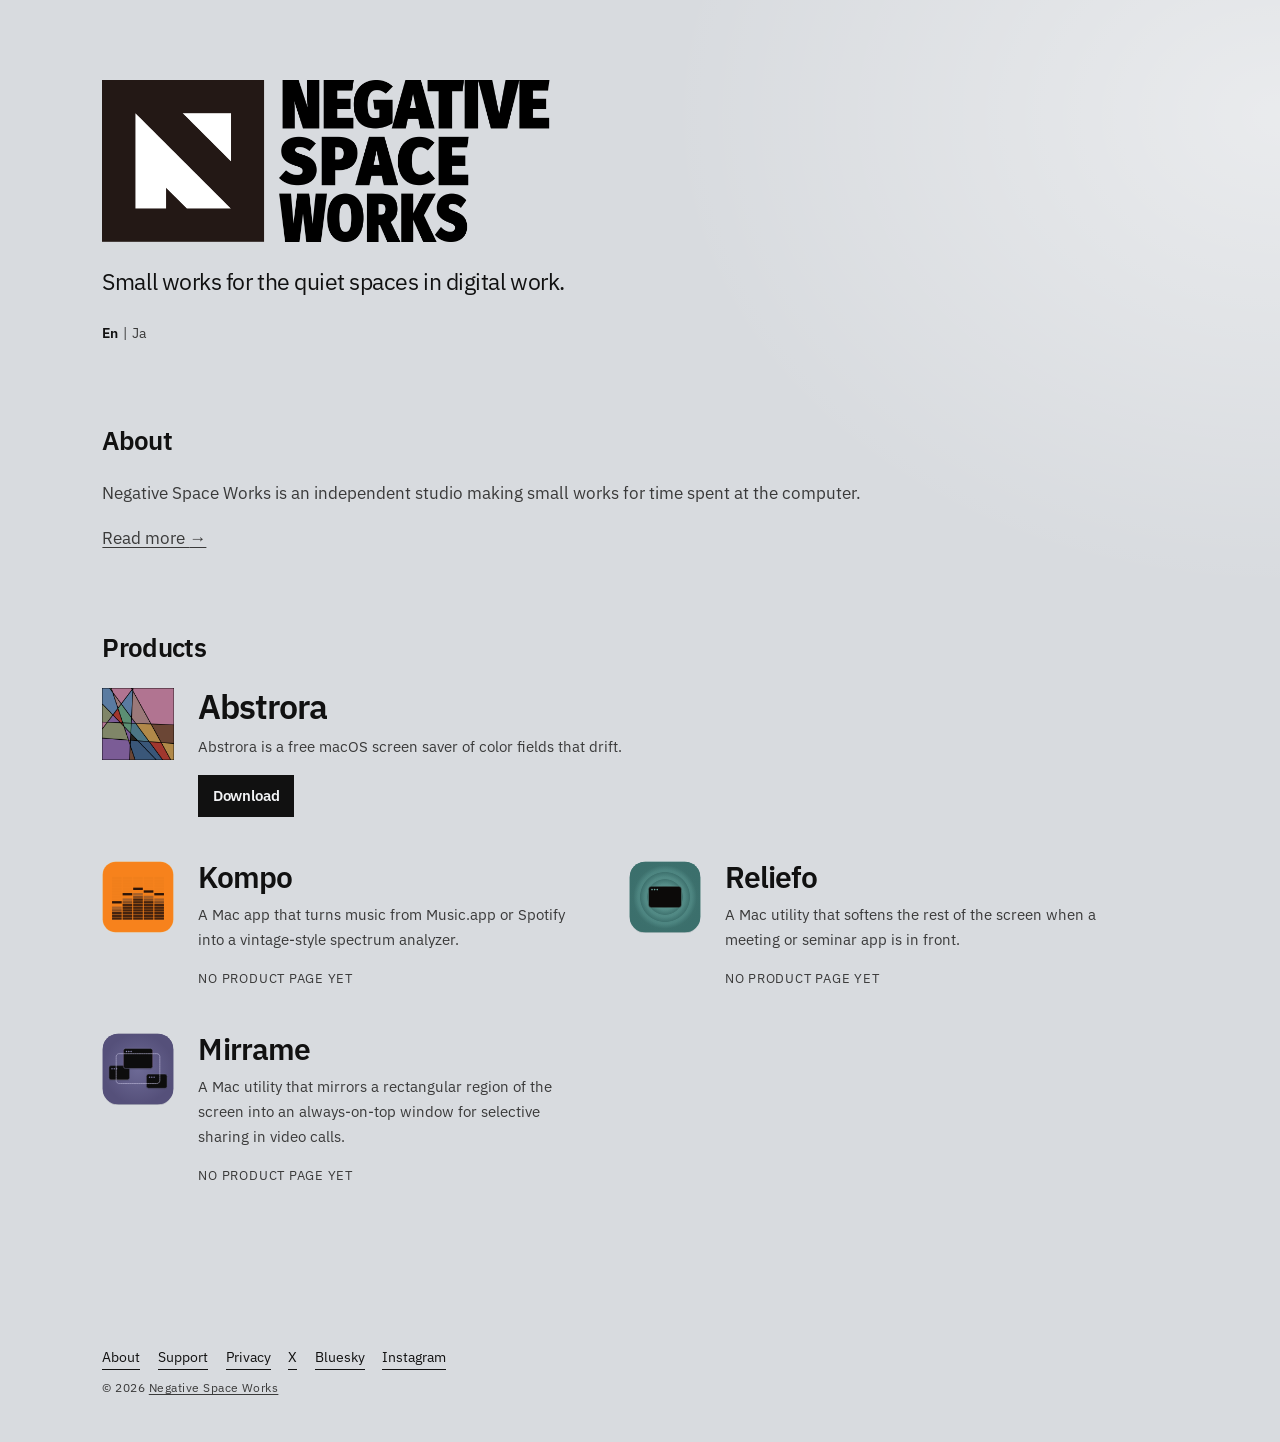
<file: index.html>
<!DOCTYPE html>
<html lang="en" data-locale="en">
<head>
  <meta charset="utf-8">
  <meta name="viewport" content="width=device-width, initial-scale=1">
  <title>Negative Space Works</title>
  <meta name="description" content="Negative Space Works makes small works for the quiet spaces in digital work.">
  <link rel="canonical" href="https://negativespace.works/">
  <meta property="og:type" content="website">
  <meta property="og:site_name" content="Negative Space Works">
  <meta property="og:title" content="Negative Space Works">
  <meta property="og:description" content="Small works for the quiet spaces in digital work.">
  <meta property="og:image" content="https://negativespace.works/assets/img/og-image.png">
  <meta property="og:url" content="https://negativespace.works/">
  <meta property="og:locale" content="en_US">
  <meta property="og:locale:alternate" content="ja_JP">
  <meta name="twitter:card" content="summary_large_image">
  <meta name="twitter:title" content="Negative Space Works">
  <meta name="twitter:description" content="Small works for the quiet spaces in digital work.">
  <meta name="twitter:image" content="https://negativespace.works/assets/img/og-image.png">
  <link rel="alternate" hreflang="en" href="https://negativespace.works/">
  <link rel="alternate" hreflang="ja" href="https://negativespace.works/ja/">
  <link rel="alternate" hreflang="x-default" href="https://negativespace.works/">
  <script type="application/ld+json">
  {
    "@context": "https://schema.org",
    "@graph": [
      {
        "@type": "Organization",
        "@id": "https://negativespace.works/#organization",
        "name": "Negative Space Works",
        "url": "https://negativespace.works/",
        "logo": "https://negativespace.works/assets/img/NSW-Icon.png",
        "email": "support@negativespace.works",
        "description": "Negative Space Works makes small works for the quiet spaces in digital work."
      },
      {
        "@type": "WebSite",
        "@id": "https://negativespace.works/#website",
        "url": "https://negativespace.works/",
        "name": "Negative Space Works",
        "inLanguage": ["en", "ja"],
        "publisher": { "@id": "https://negativespace.works/#organization" }
      },
      {
        "@type": "WebPage",
        "@id": "https://negativespace.works/#webpage",
        "url": "https://negativespace.works/",
        "name": "Negative Space Works",
        "description": "Negative Space Works makes small works for the quiet spaces in digital work.",
        "inLanguage": "en",
        "isPartOf": { "@id": "https://negativespace.works/#website" },
        "about": { "@id": "https://negativespace.works/#organization" }
      }
    ]
  }
  </script>
  <link rel="icon" href="/favicon.ico" sizes="48x48">
  <link rel="icon" href="/assets/img/favicon-32.png" type="image/png" sizes="32x32">
  <link rel="icon" href="/assets/img/favicon-16.png" type="image/png" sizes="16x16">
  <link rel="apple-touch-icon" href="/assets/img/apple-touch-icon.png">
  <link rel="preload" href="/assets/fonts/IBMPlexSans-Regular.woff2" as="font" type="font/woff2" crossorigin>
  <link rel="stylesheet" href="/assets/css/site.css?v=20261006-copy5">
  <script src="/assets/js/lang.js"></script>
</head>
<body class="home">
  <main>
    <section class="hero" aria-labelledby="hero-title">
      <h1 class="visually-hidden" id="hero-title">Negative Space Works</h1>
      <img class="hero__logo" src="/assets/img/NSW-ThreeLine-Black.png" width="420" height="151" alt="">
      <p class="hero__subtitle">Small works for the quiet spaces in digital work.</p>
      <nav class="lang-switch lang-switch--hero" aria-label="Language">
        <span lang="en" aria-current="page">En</span>
        <span aria-hidden="true">|</span>
        <a href="/ja/" lang="ja" hreflang="ja" data-set-locale="ja">Ja</a>
      </nav>
    </section>

    <section class="section" aria-labelledby="about-heading">
      <h2 class="section__title" id="about-heading">About</h2>
      <p class="section__body">
        Negative Space Works is an independent studio making small works for time spent at the computer.
      </p>
      <p class="section__more"><a href="/about/">Read more <span aria-hidden="true">→</span></a></p>
    </section>

    <section class="section" aria-labelledby="products-heading">
      <h2 class="section__title" id="products-heading">Products</h2>
      <div class="products">
        <div class="product-row product-row--lead">
          <a class="product-row__icon-link" href="/abstrora/" aria-hidden="true" tabindex="-1"><img class="product-row__icon" src="/assets/img/Abstrora-Icon.png" width="96" height="96" alt=""></a>
          <div class="product-row__body">
            <h3 class="product-row__name"><a href="/abstrora/">Abstrora</a></h3>
            <p class="product-row__desc">Abstrora is a free macOS screen saver of color fields that drift.</p>
            <p class="product-row__actions">
              <a class="button" href="/abstrora/#download">Download</a>
            </p>
          </div>
        </div>
        <div class="product-row">
          <img class="product-row__icon" src="/assets/img/Kompo-Icon.svg" width="96" height="96" alt="">
          <div class="product-row__body">
            <h3 class="product-row__name">Kompo</h3>
            <p class="product-row__desc">A Mac app that turns music from Music.app or Spotify into a vintage-style spectrum analyzer.</p>
            <p class="product-row__status">No product page yet</p>
          </div>
        </div>
        <div class="product-row">
          <img class="product-row__icon" src="/assets/img/Reliefo-Icon.svg" width="96" height="96" alt="">
          <div class="product-row__body">
            <h3 class="product-row__name">Reliefo</h3>
            <p class="product-row__desc">A Mac utility that softens the rest of the screen when a meeting or seminar app is in front.</p>
            <p class="product-row__status">No product page yet</p>
          </div>
        </div>
        <div class="product-row">
          <img class="product-row__icon" src="/assets/img/Mirrame-Icon.svg" width="96" height="96" alt="">
          <div class="product-row__body">
            <h3 class="product-row__name">Mirrame</h3>
            <p class="product-row__desc">A Mac utility that mirrors a rectangular region of the screen into an always-on-top window for selective sharing in video calls.</p>
            <p class="product-row__status">No product page yet</p>
          </div>
        </div>
      </div>
    </section>
  </main>

  <footer class="site-footer">
    <div class="site-footer__inner">
      <nav class="site-footer__nav" aria-label="Footer">
        <a href="/about/">About</a>
        <a href="/support/">Support</a>
        <a href="/privacy/">Privacy</a>
        <a href="https://x.com/negativespace_w">X</a>
        <a href="https://bsky.app/profile/negativespaceworks.bsky.social">Bluesky</a>
        <a href="https://www.instagram.com/negativespaceworks/">Instagram</a>
      </nav>
      <p class="site-footer__copy">© 2026 <a href="/">Negative Space Works</a></p>
    </div>
  </footer>
  <!-- Cloudflare Web Analytics --><script type='module' src='https://static.cloudflareinsights.com/beacon.min.js' data-cf-beacon='{"token": "0f3e736820654952aa6436137511f64e"}'></script><!-- End Cloudflare Web Analytics -->
</body>
</html>
</file>
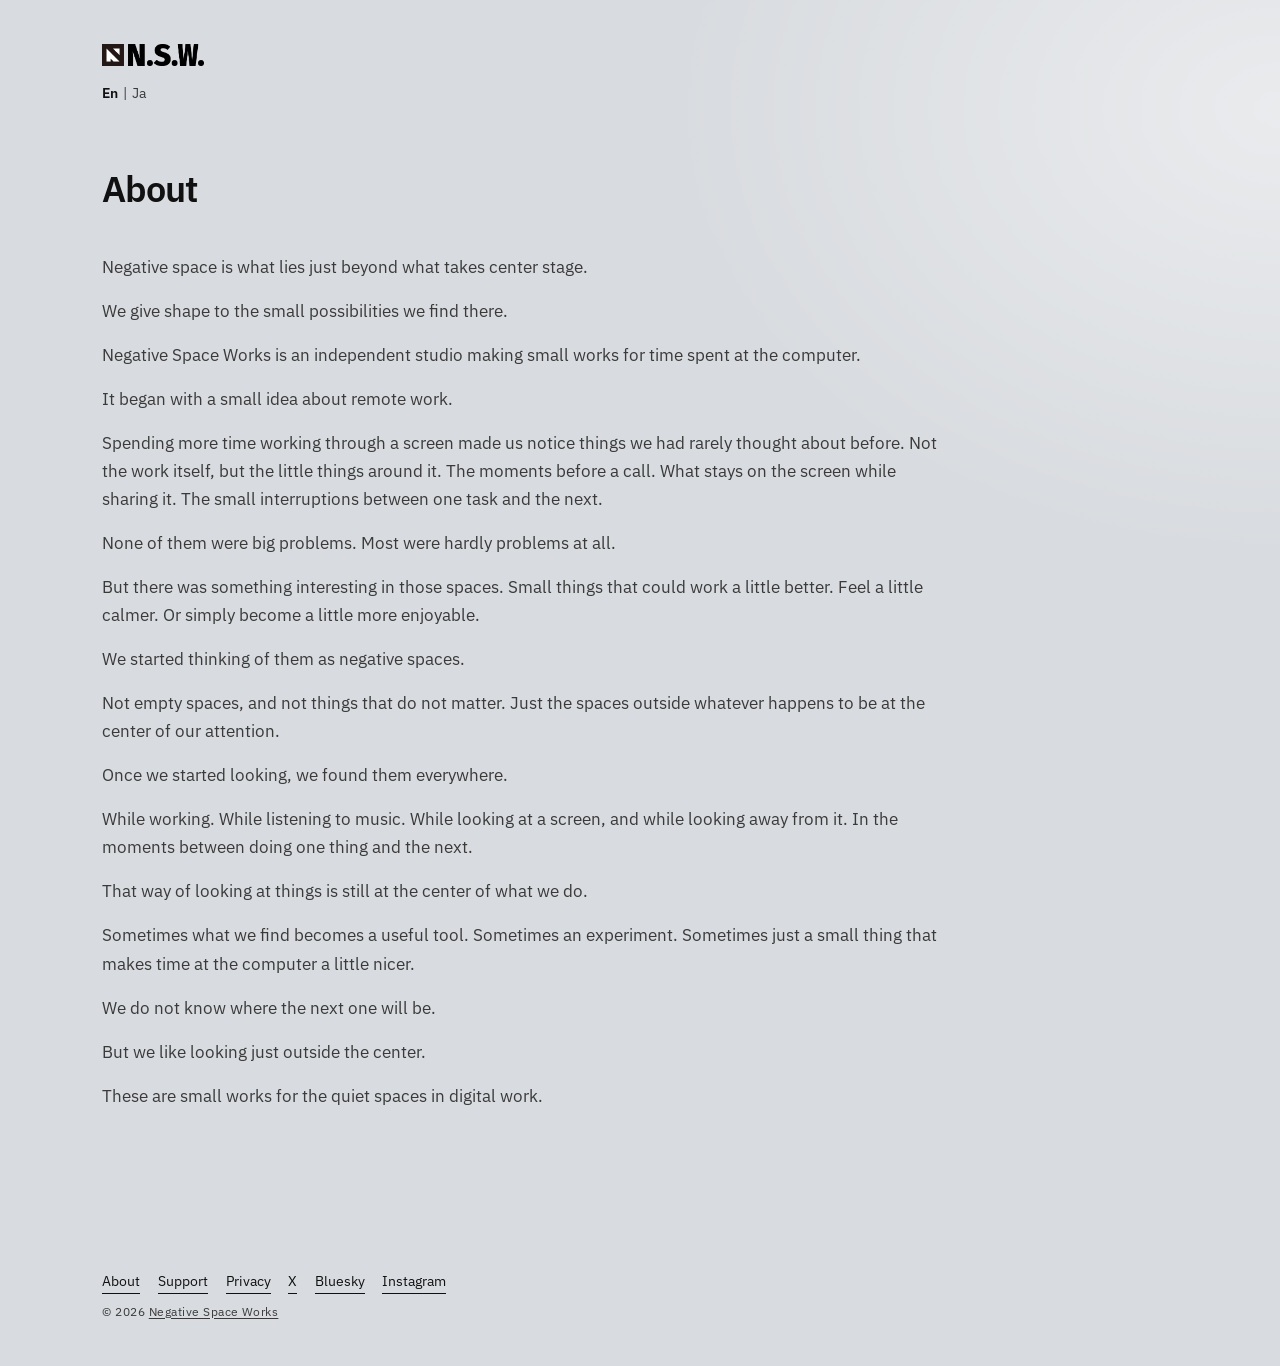
<file: about/index.html>
<!DOCTYPE html>
<html lang="en" data-locale="en">
<head>
  <meta charset="utf-8">
  <meta name="viewport" content="width=device-width, initial-scale=1">
  <title>About — Negative Space Works</title>
  <meta name="description" content="Negative Space Works is an independent studio making small works for time spent at the computer.">
  <link rel="canonical" href="https://negativespace.works/about/">
  <meta property="og:type" content="website">
  <meta property="og:site_name" content="Negative Space Works">
  <meta property="og:title" content="About — Negative Space Works">
  <meta property="og:description" content="Negative Space Works is an independent studio making small works for time spent at the computer.">
  <meta property="og:image" content="https://negativespace.works/assets/img/og-image.png">
  <meta property="og:url" content="https://negativespace.works/about/">
  <meta property="og:locale" content="en_US">
  <meta property="og:locale:alternate" content="ja_JP">
  <meta name="twitter:card" content="summary_large_image">
  <meta name="twitter:title" content="About — Negative Space Works">
  <meta name="twitter:description" content="Negative Space Works is an independent studio making small works for time spent at the computer.">
  <meta name="twitter:image" content="https://negativespace.works/assets/img/og-image.png">
  <link rel="alternate" hreflang="en" href="https://negativespace.works/about/">
  <link rel="alternate" hreflang="ja" href="https://negativespace.works/ja/about/">
  <link rel="alternate" hreflang="x-default" href="https://negativespace.works/about/">
  <script type="application/ld+json">
  {
    "@context": "https://schema.org",
    "@type": "WebPage",
    "url": "https://negativespace.works/about/",
    "name": "About — Negative Space Works",
    "description": "Negative Space Works is an independent studio making small works for time spent at the computer.",
    "inLanguage": "en",
    "isPartOf": {
      "@type": "WebSite",
      "name": "Negative Space Works",
      "url": "https://negativespace.works/"
    }
  }
  </script>
  <link rel="icon" href="/favicon.ico" sizes="48x48">
  <link rel="icon" href="/assets/img/favicon-32.png" type="image/png" sizes="32x32">
  <link rel="icon" href="/assets/img/favicon-16.png" type="image/png" sizes="16x16">
  <link rel="apple-touch-icon" href="/assets/img/apple-touch-icon.png">
  <link rel="stylesheet" href="/assets/css/site.css?v=20261006-copy5">
  <script src="/assets/js/lang.js"></script>
</head>
<body>
  <header class="site-masthead">
    <div class="site-masthead__inner">
      <a class="site-masthead__home" href="/" aria-label="Negative Space Works home">
        <img class="site-masthead__logo" src="/assets/img/NSW-Lettermark-Black.png" width="102" height="22" alt="Negative Space Works">
      </a>
      <nav class="lang-switch" aria-label="Language">
        <span lang="en" aria-current="page">En</span>
        <span aria-hidden="true">|</span>
        <a href="/ja/about/" lang="ja" hreflang="ja" data-set-locale="ja">Ja</a>
      </nav>
    </div>
  </header>

  <main>
    <h1 class="page-title">About</h1>
    <div class="prose">
      <p>
        Negative space is what lies just beyond what takes center stage.
      </p>
      <p>
        We give shape to the small possibilities we find there.
      </p>
      <p>
        Negative Space Works is an independent studio making small works for time spent at the computer.
      </p>
      <p>
        It began with a small idea about remote work.
      </p>
      <p>
        Spending more time working through a screen made us notice things we had rarely thought about before. Not the work itself, but the little things around it. The moments before a call. What stays on the screen while sharing it. The small interruptions between one task and the next.
      </p>
      <p>
        None of them were big problems. Most were hardly problems at all.
      </p>
      <p>
        But there was something interesting in those spaces. Small things that could work a little better. Feel a little calmer. Or simply become a little more enjoyable.
      </p>
      <p>
        We started thinking of them as negative spaces.
      </p>
      <p>
        Not empty spaces, and not things that do not matter. Just the spaces outside whatever happens to be at the center of our attention.
      </p>
      <p>
        Once we started looking, we found them everywhere.
      </p>
      <p>
        While working. While listening to music. While looking at a screen, and while looking away from it. In the moments between doing one thing and the next.
      </p>
      <p>
        That way of looking at things is still at the center of what we do.
      </p>
      <p>
        Sometimes what we find becomes a useful tool. Sometimes an experiment. Sometimes just a small thing that makes time at the computer a little nicer.
      </p>
      <p>
        We do not know where the next one will be.
      </p>
      <p>
        But we like looking just outside the center.
      </p>
      <p>
        These are small works for the quiet spaces in digital work.
      </p>
    </div>
  </main>

  <footer class="site-footer">
    <div class="site-footer__inner">
      <nav class="site-footer__nav" aria-label="Footer">
        <a href="/about/">About</a>
        <a href="/support/">Support</a>
        <a href="/privacy/">Privacy</a>
        <a href="https://x.com/negativespace_w">X</a>
        <a href="https://bsky.app/profile/negativespaceworks.bsky.social">Bluesky</a>
        <a href="https://www.instagram.com/negativespaceworks/">Instagram</a>
      </nav>
      <p class="site-footer__copy">© 2026 <a href="/">Negative Space Works</a></p>
    </div>
  </footer>
  <!-- Cloudflare Web Analytics --><script type='module' src='https://static.cloudflareinsights.com/beacon.min.js' data-cf-beacon='{"token": "0f3e736820654952aa6436137511f64e"}'></script><!-- End Cloudflare Web Analytics -->
</body>
</html>
</file>
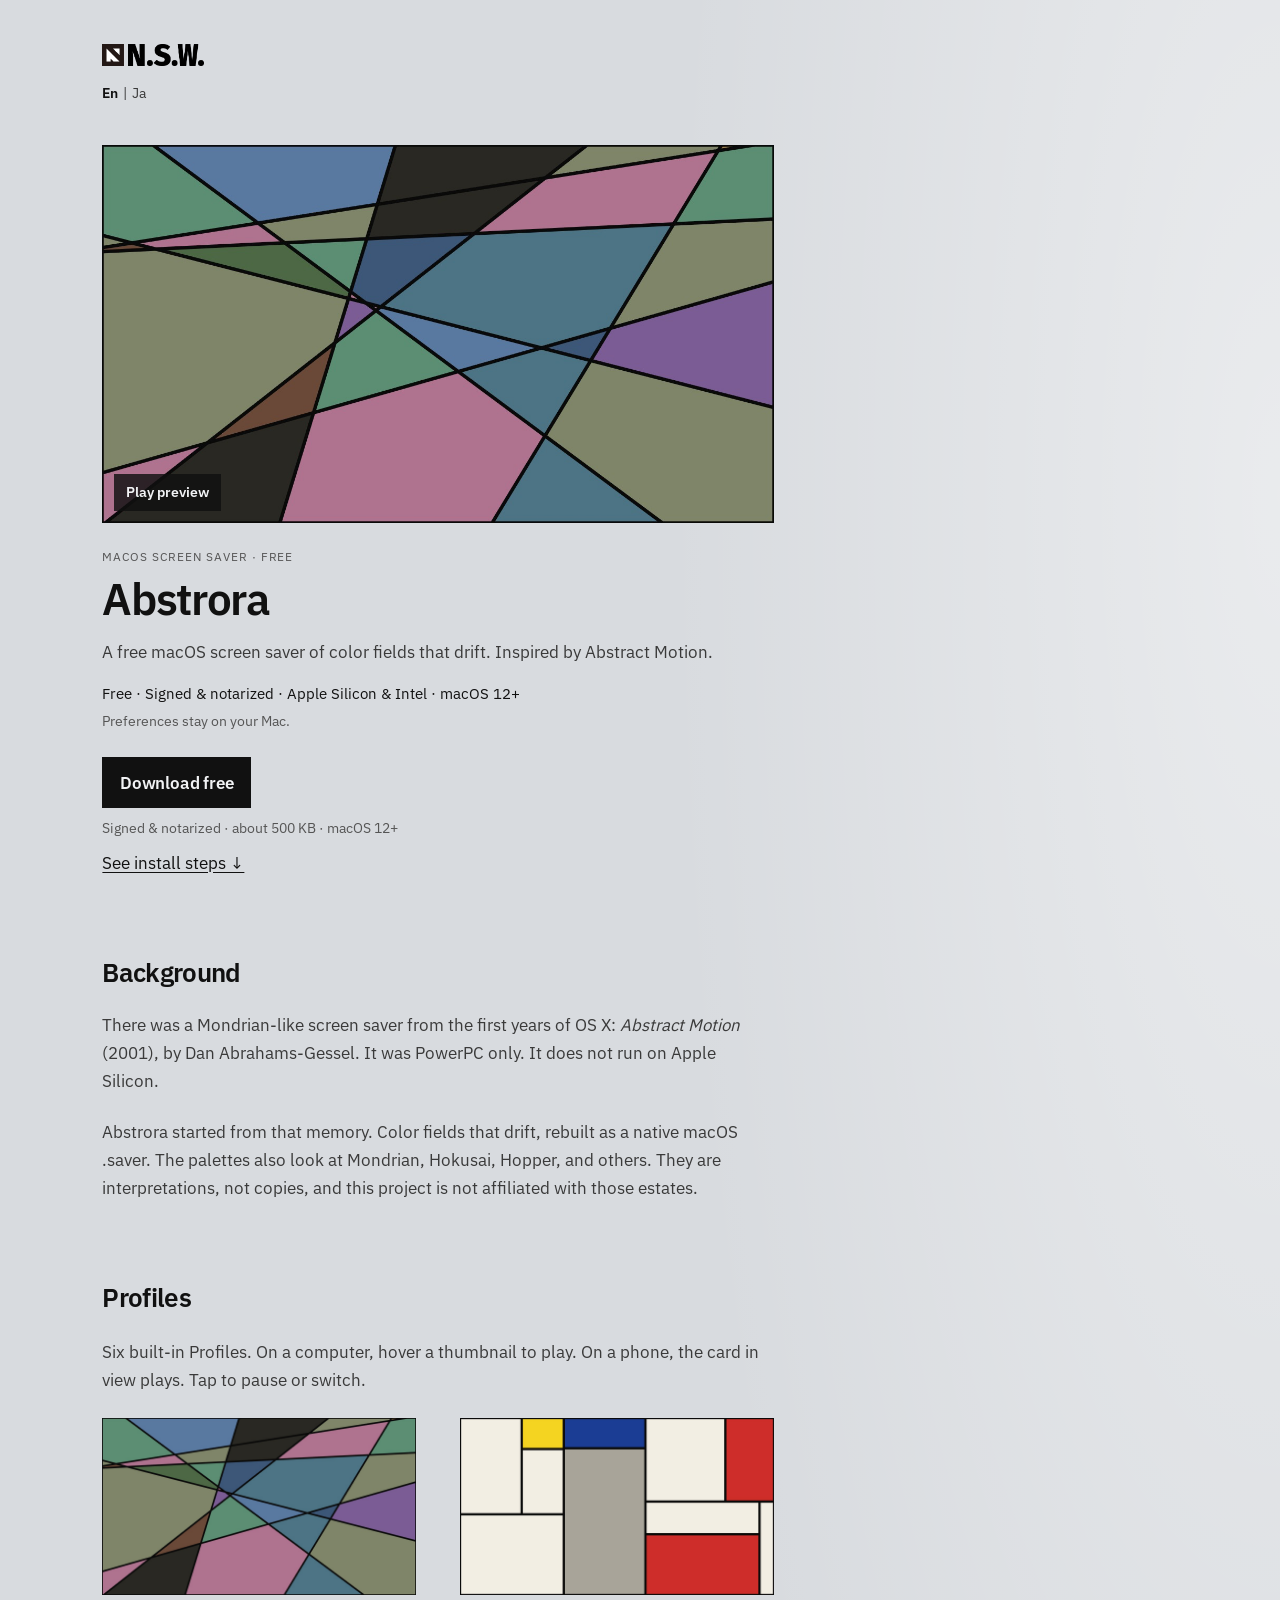
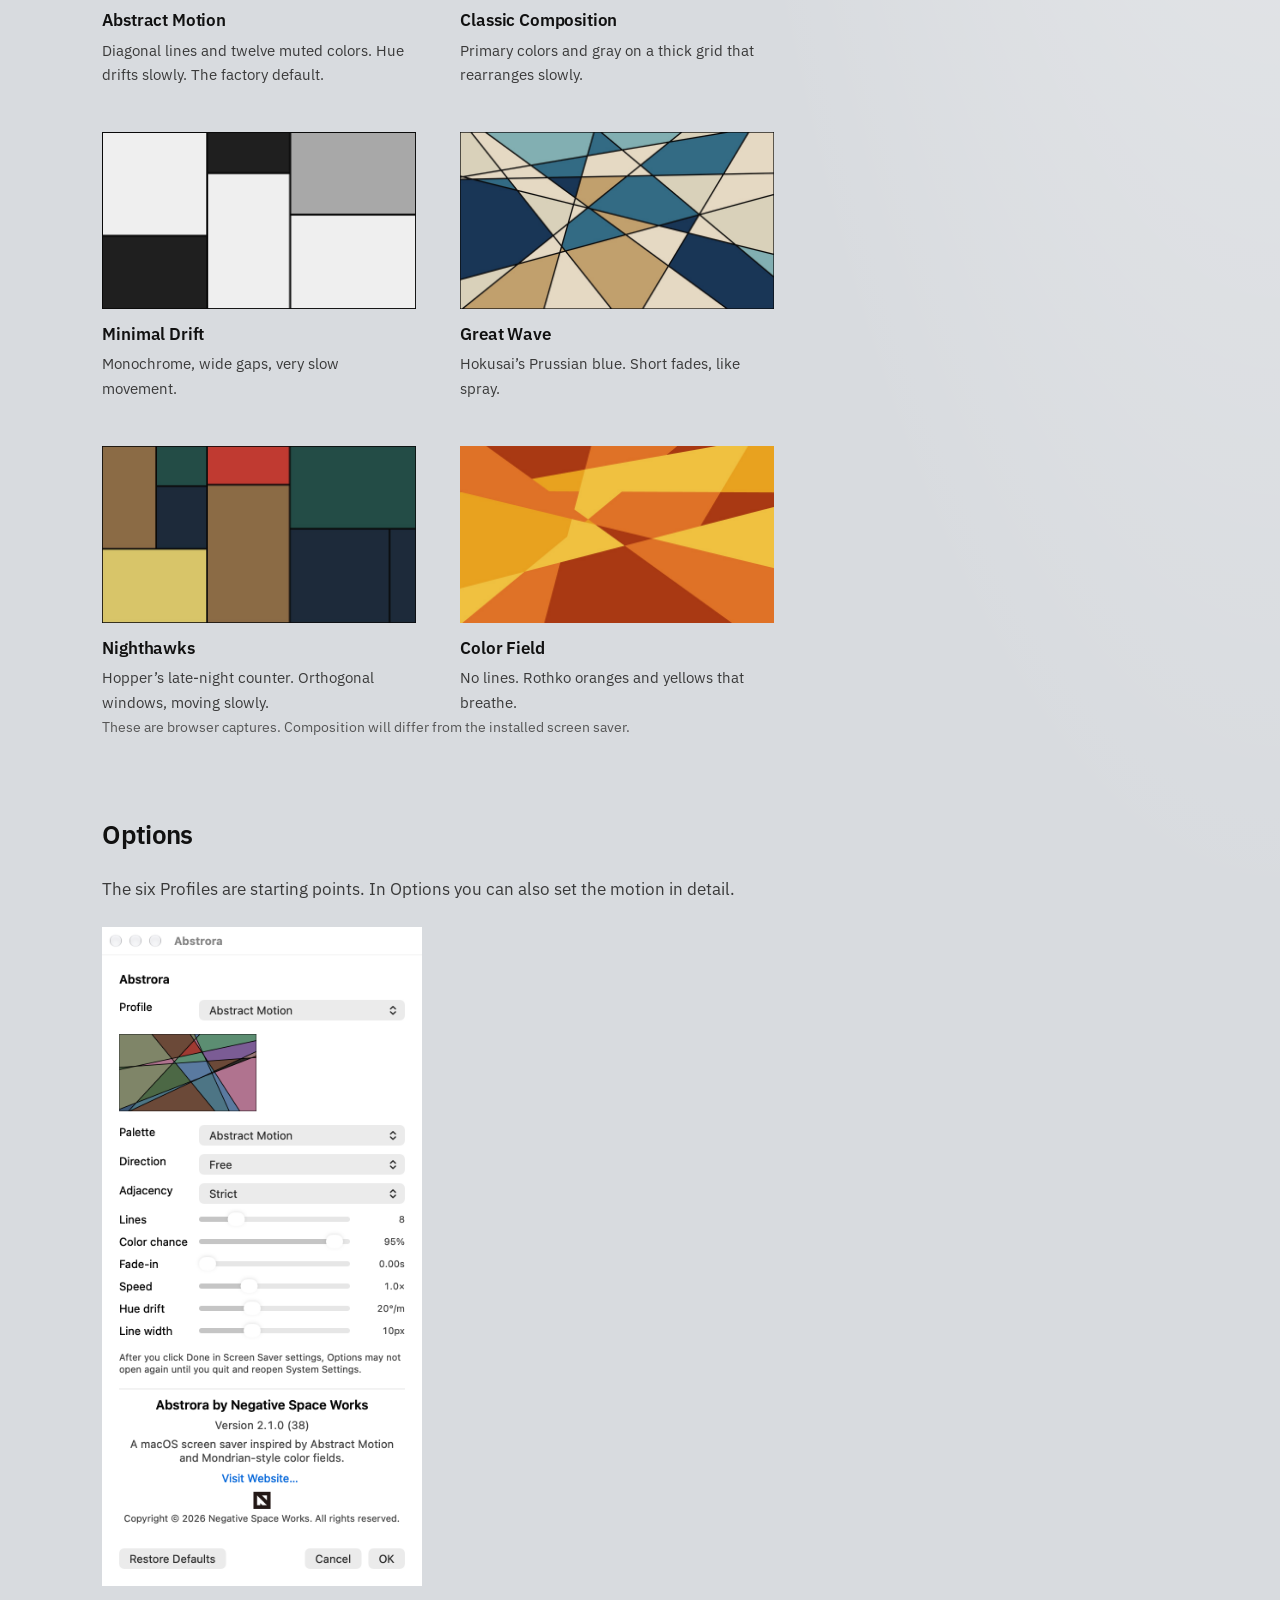
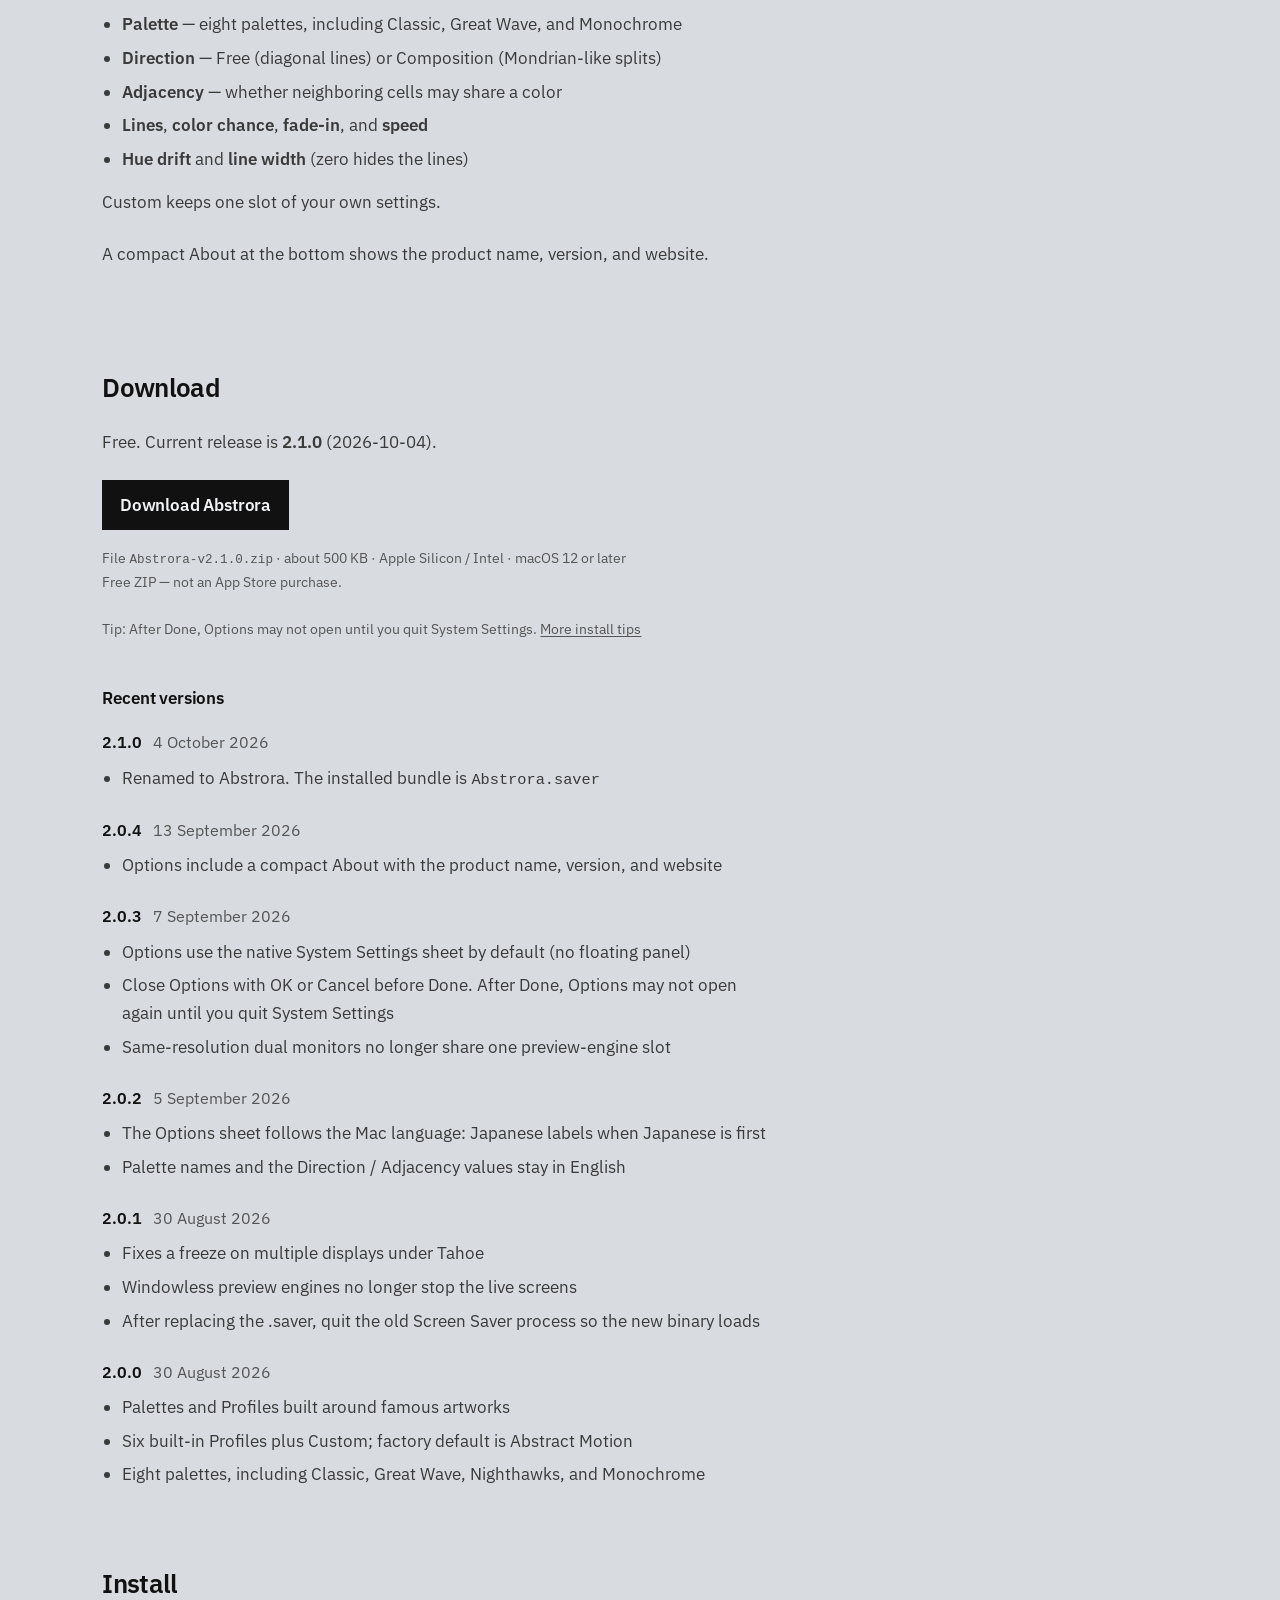
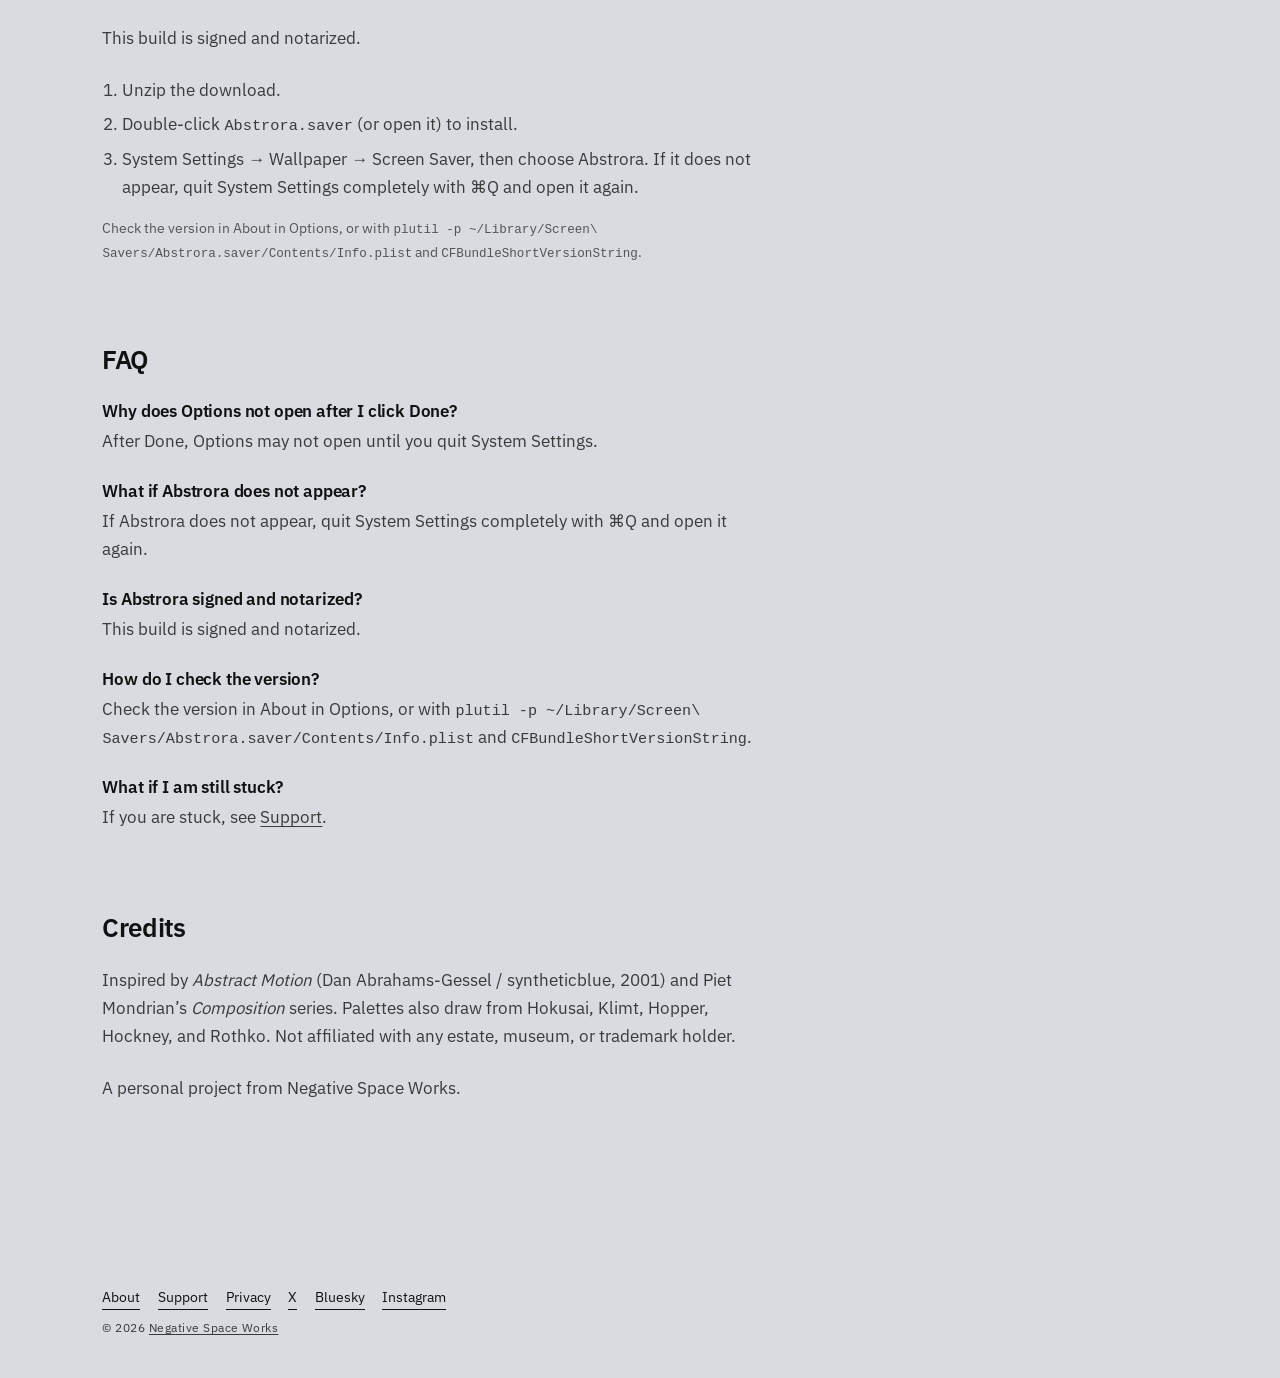
<file: abstrora/index.html>
<!DOCTYPE html>
<html lang="en" data-locale="en" data-version="2.1.0" data-download="/abstrora/downloads/Abstrora-v2.1.0.zip">
<head>
  <meta charset="utf-8">
  <meta name="viewport" content="width=device-width, initial-scale=1">
  <title>Abstrora — free macOS screen saver</title>
  <meta name="description" content="Color fields that drift. Inspired by Abstract Motion. macOS 12+. Free ZIP.">
  <link rel="canonical" href="https://negativespace.works/abstrora/">
  <meta property="og:type" content="website">
  <meta property="og:title" content="Abstrora — free macOS screen saver">
  <meta property="og:description" content="Color fields that drift. Inspired by Abstract Motion. macOS 12+. Free ZIP.">
  <meta property="og:image" content="https://negativespace.works/abstrora/assets/img/og.png">
  <meta property="og:image:width" content="1200">
  <meta property="og:image:height" content="630">
  <meta property="og:image:alt" content="Color fields that drift.">
  <meta property="og:url" content="https://negativespace.works/abstrora/">
  <meta property="og:locale" content="en_US">
  <meta property="og:locale:alternate" content="ja_JP">
  <meta name="twitter:card" content="summary_large_image">
  <meta name="twitter:title" content="Abstrora — free macOS screen saver">
  <meta name="twitter:description" content="Color fields that drift. Inspired by Abstract Motion. macOS 12+. Free ZIP.">
  <meta name="twitter:image" content="https://negativespace.works/abstrora/assets/img/og.png">
  <meta name="twitter:image:alt" content="Color fields that drift.">
  <link rel="alternate" hreflang="en" href="https://negativespace.works/abstrora/">
  <link rel="alternate" hreflang="ja" href="https://negativespace.works/ja/abstrora/">
  <link rel="alternate" hreflang="x-default" href="https://negativespace.works/abstrora/">
  <link rel="icon" href="/assets/img/favicon-32.png" type="image/png" sizes="32x32">
  <link rel="icon" href="/assets/img/favicon-16.png" type="image/png" sizes="16x16">
  <link rel="apple-touch-icon" href="/assets/img/apple-touch-icon.png">
  <link rel="preload" href="/assets/fonts/IBMPlexSans-Regular.woff2" as="font" type="font/woff2" crossorigin>
  <link rel="stylesheet" href="/assets/css/site.css?v=20261006-copy5">
  <link rel="stylesheet" href="/abstrora/assets/css/product.css?v=20261006-copy3">
  <script src="/assets/js/lang.js"></script>
</head>
<body class="product">
  <header class="site-masthead">
    <div class="site-masthead__inner">
      <a class="site-masthead__home" href="/" aria-label="Negative Space Works home">
        <img class="site-masthead__logo" src="/assets/img/NSW-Lettermark-Black.png" width="102" height="22" alt="Negative Space Works">
      </a>
      <nav class="lang-switch" aria-label="Language">
        <span lang="en" aria-current="page">En</span>
        <span aria-hidden="true">|</span>
        <a href="/ja/abstrora/" lang="ja" hreflang="ja" data-set-locale="ja">Ja</a>
      </nav>
    </div>
  </header>

  <main id="top">
    <section class="product-hero" aria-labelledby="hero-title">
      <div class="product-hero__media">
        <img src="/abstrora/assets/hero/catch.png" alt="" width="1280" height="720">
        <video
          class="product-hero__video"
          muted
          playsinline
          preload="none"
          poster="/abstrora/assets/hero/catch.png"
          data-src="/abstrora/assets/hero/catch.mp4">
        </video>
        <button type="button" class="product-hero__play" data-play-preview>Play preview</button>
      </div>
      <div class="product-hero__copy">
        <p class="product-hero__kicker">macOS screen saver · free</p>
        <h1 id="hero-title">Abstrora</h1>
        <p class="product-hero__lede">A free macOS screen saver of color fields that drift. Inspired by Abstract Motion.</p>
        <p class="trust-strip">Free · Signed &amp; notarized · Apple Silicon &amp; Intel · macOS 12+</p>
        <p class="trust-strip__note">Preferences stay on your Mac.</p>
        <div class="product-hero__actions">
          <a class="button" href="#download">Download free</a>
          <p class="product-hero__helper">Signed &amp; notarized · about 500 KB · macOS 12+</p>
          <a class="product-hero__steps" href="#install">See install steps ↓</a>
        </div>
      </div>
    </section>

    <section class="section" aria-labelledby="background-heading">
      <h2 class="section__title" id="background-heading">Background</h2>
      <p class="section__body">There was a Mondrian-like screen saver from the first years of OS X: <em>Abstract Motion</em> (2001), by Dan Abrahams-Gessel. It was PowerPC only. It does not run on Apple Silicon.</p>
      <p class="section__body">Abstrora started from that memory. Color fields that drift, rebuilt as a native macOS .saver. The palettes also look at Mondrian, Hokusai, Hopper, and others. They are interpretations, not copies, and this project is not affiliated with those estates.</p>
    </section>

    <section class="section" aria-labelledby="profiles-heading">
      <h2 class="section__title" id="profiles-heading">Profiles</h2>
      <p class="section__lede">Six built-in Profiles. On a computer, hover a thumbnail to play. On a phone, the card in view plays. Tap to pause or switch.</p>

      <div class="profiles">
        <article class="profile-card" data-profile="abstractMotion" tabindex="0">
          <div class="profile-card__media">
            <img src="/abstrora/assets/profiles/abstractMotion.png" alt="" width="1280" height="720">
            <video muted playsinline preload="none" poster="/abstrora/assets/profiles/abstractMotion.png" data-src="/abstrora/assets/profiles/abstractMotion.mp4"></video>
            <span class="profile-card__hint" aria-hidden="true">Play</span>
          </div>
          <h3 class="profile-card__name">Abstract Motion</h3>
          <p class="profile-card__desc">Diagonal lines and twelve muted colors. Hue drifts slowly. The factory default.</p>
        </article>

        <article class="profile-card" data-profile="classicComposition" tabindex="0">
          <div class="profile-card__media">
            <img src="/abstrora/assets/profiles/classicComposition.png" alt="" width="1280" height="720">
            <video muted playsinline preload="none" poster="/abstrora/assets/profiles/classicComposition.png" data-src="/abstrora/assets/profiles/classicComposition.mp4"></video>
            <span class="profile-card__hint" aria-hidden="true">Play</span>
          </div>
          <h3 class="profile-card__name">Classic Composition</h3>
          <p class="profile-card__desc">Primary colors and gray on a thick grid that rearranges slowly.</p>
        </article>

        <article class="profile-card" data-profile="minimalDrift" tabindex="0">
          <div class="profile-card__media">
            <img src="/abstrora/assets/profiles/minimalDrift.png" alt="" width="1280" height="720">
            <video muted playsinline preload="none" poster="/abstrora/assets/profiles/minimalDrift.png" data-src="/abstrora/assets/profiles/minimalDrift.mp4"></video>
            <span class="profile-card__hint" aria-hidden="true">Play</span>
          </div>
          <h3 class="profile-card__name">Minimal Drift</h3>
          <p class="profile-card__desc">Monochrome, wide gaps, very slow movement.</p>
        </article>

        <article class="profile-card" data-profile="greatWave" tabindex="0">
          <div class="profile-card__media">
            <img src="/abstrora/assets/profiles/greatWave.png" alt="" width="1280" height="720">
            <video muted playsinline preload="none" poster="/abstrora/assets/profiles/greatWave.png" data-src="/abstrora/assets/profiles/greatWave.mp4"></video>
            <span class="profile-card__hint" aria-hidden="true">Play</span>
          </div>
          <h3 class="profile-card__name">Great Wave</h3>
          <p class="profile-card__desc">Hokusai’s Prussian blue. Short fades, like spray.</p>
        </article>

        <article class="profile-card" data-profile="nighthawks" tabindex="0">
          <div class="profile-card__media">
            <img src="/abstrora/assets/profiles/nighthawks.png" alt="" width="1280" height="720">
            <video muted playsinline preload="none" poster="/abstrora/assets/profiles/nighthawks.png" data-src="/abstrora/assets/profiles/nighthawks.mp4"></video>
            <span class="profile-card__hint" aria-hidden="true">Play</span>
          </div>
          <h3 class="profile-card__name">Nighthawks</h3>
          <p class="profile-card__desc">Hopper’s late-night counter. Orthogonal windows, moving slowly.</p>
        </article>

        <article class="profile-card" data-profile="colorField" tabindex="0">
          <div class="profile-card__media">
            <img src="/abstrora/assets/profiles/colorField.png" alt="" width="1280" height="720">
            <video muted playsinline preload="none" poster="/abstrora/assets/profiles/colorField.png" data-src="/abstrora/assets/profiles/colorField.mp4"></video>
            <span class="profile-card__hint" aria-hidden="true">Play</span>
          </div>
          <h3 class="profile-card__name">Color Field</h3>
          <p class="profile-card__desc">No lines. Rothko oranges and yellows that breathe.</p>
        </article>
      </div>
      <p class="section__note">These are browser captures. Composition will differ from the installed screen saver.</p>
    </section>

    <section class="section" aria-labelledby="options-heading">
      <h2 class="section__title" id="options-heading">Options</h2>
      <p class="section__lede">The six Profiles are starting points. In Options you can also set the motion in detail.</p>
      <div class="options-layout">
        <figure class="options-shot">
          <img src="/abstrora/assets/options/options-en.png" width="746" height="1538" alt="The Abstrora Options window. Profile is Abstract Motion. About is at the bottom.">
        </figure>
        <div class="options-copy">
          <ul class="option-list">
            <li><strong>Palette</strong> — eight palettes, including Classic, Great Wave, and Monochrome</li>
            <li><strong>Direction</strong> — Free (diagonal lines) or Composition (Mondrian-like splits)</li>
            <li><strong>Adjacency</strong> — whether neighboring cells may share a color</li>
            <li><strong>Lines</strong>, <strong>color chance</strong>, <strong>fade-in</strong>, and <strong>speed</strong></li>
            <li><strong>Hue drift</strong> and <strong>line width</strong> (zero hides the lines)</li>
          </ul>
          <p class="section__body">Custom keeps one slot of your own settings.</p>
          <p class="section__body">A compact About at the bottom shows the product name, version, and website.</p>
        </div>
      </div>
    </section>

    <section class="section" id="download" aria-labelledby="download-heading">
      <h2 class="section__title" id="download-heading">Download</h2>
      <p class="section__lede">Free. Current release is <strong>2.1.0</strong> (2026-10-04).</p>
      <p>
        <a class="button" href="/abstrora/downloads/Abstrora-v2.1.0.zip">
          Download Abstrora
        </a>
      </p>
      <p class="file-meta">File <code>Abstrora-v2.1.0.zip</code> · about 500 KB · Apple Silicon / Intel · macOS 12 or later</p>
      <p class="section__note">Free ZIP — not an App Store purchase.</p>
      <p class="section__note">Tip: After Done, Options may not open until you quit System Settings. <a href="#install">More install tips</a></p>

      <h3 class="section__subtitle">Recent versions</h3>
      <div class="releases">
        <article class="release">
          <h4 class="release__title">2.1.0 <span class="release__date">4 October 2026</span></h4>
          <ul>
            <li>Renamed to Abstrora. The installed bundle is <code>Abstrora.saver</code></li>
          </ul>
        </article>
        <article class="release">
          <h4 class="release__title">2.0.4 <span class="release__date">13 September 2026</span></h4>
          <ul>
            <li>Options include a compact About with the product name, version, and website</li>
          </ul>
        </article>
        <article class="release">
          <h4 class="release__title">2.0.3 <span class="release__date">7 September 2026</span></h4>
          <ul>
            <li>Options use the native System Settings sheet by default (no floating panel)</li>
            <li>Close Options with OK or Cancel before Done. After Done, Options may not open again until you quit System Settings</li>
            <li>Same-resolution dual monitors no longer share one preview-engine slot</li>
          </ul>
        </article>
        <article class="release">
          <h4 class="release__title">2.0.2 <span class="release__date">5 September 2026</span></h4>
          <ul>
            <li>The Options sheet follows the Mac language: Japanese labels when Japanese is first</li>
            <li>Palette names and the Direction / Adjacency values stay in English</li>
          </ul>
        </article>
        <article class="release">
          <h4 class="release__title">2.0.1 <span class="release__date">30 August 2026</span></h4>
          <ul>
            <li>Fixes a freeze on multiple displays under Tahoe</li>
            <li>Windowless preview engines no longer stop the live screens</li>
            <li>After replacing the .saver, quit the old Screen Saver process so the new binary loads</li>
          </ul>
        </article>
        <article class="release">
          <h4 class="release__title">2.0.0 <span class="release__date">30 August 2026</span></h4>
          <ul>
            <li>Palettes and Profiles built around famous artworks</li>
            <li>Six built-in Profiles plus Custom; factory default is Abstract Motion</li>
            <li>Eight palettes, including Classic, Great Wave, Nighthawks, and Monochrome</li>
          </ul>
        </article>
      </div>
    </section>

    <section class="section" id="install" aria-labelledby="install-heading">
      <h2 class="section__title" id="install-heading">Install</h2>
      <p class="section__lede">This build is signed and notarized.</p>
      <ol class="steps">
        <li>Unzip the download.</li>
        <li>Double-click <code>Abstrora.saver</code> (or open it) to install.</li>
        <li>System Settings → Wallpaper → Screen Saver, then choose Abstrora. If it does not appear, quit System Settings completely with ⌘Q and open it again.</li>
      </ol>
      <p class="section__note">Check the version in About in Options, or with <code>plutil -p ~/Library/Screen\ Savers/Abstrora.saver/Contents/Info.plist</code> and <code>CFBundleShortVersionString</code>.</p>
    </section>

    <section class="section" id="faq" aria-labelledby="faq-heading">
      <h2 class="section__title" id="faq-heading">FAQ</h2>
      <h3 class="faq__q">Why does Options not open after I click Done?</h3>
      <p class="section__body">After Done, Options may not open until you quit System Settings.</p>
      <h3 class="faq__q">What if Abstrora does not appear?</h3>
      <p class="section__body">If Abstrora does not appear, quit System Settings completely with ⌘Q and open it again.</p>
      <h3 class="faq__q">Is Abstrora signed and notarized?</h3>
      <p class="section__body">This build is signed and notarized.</p>
      <h3 class="faq__q">How do I check the version?</h3>
      <p class="section__body">Check the version in About in Options, or with <code>plutil -p ~/Library/Screen\ Savers/Abstrora.saver/Contents/Info.plist</code> and <code>CFBundleShortVersionString</code>.</p>
      <h3 class="faq__q">What if I am still stuck?</h3>
      <p class="section__body">If you are stuck, see <a href="/support/">Support</a>.</p>
    </section>

    <section class="section" aria-labelledby="credits-heading">
      <h2 class="section__title" id="credits-heading">Credits</h2>
      <p class="section__body">Inspired by <em>Abstract Motion</em> (Dan Abrahams-Gessel / syntheticblue, 2001) and Piet Mondrian’s <em>Composition</em> series. Palettes also draw from Hokusai, Klimt, Hopper, Hockney, and Rothko. Not affiliated with any estate, museum, or trademark holder.</p>
      <p class="section__body">A personal project from Negative Space Works.</p>
    </section>
  </main>

  <footer class="site-footer">
    <div class="site-footer__inner">
      <nav class="site-footer__nav" aria-label="Footer">
        <a href="/about/">About</a>
        <a href="/support/">Support</a>
        <a href="/privacy/">Privacy</a>
        <a href="https://x.com/negativespace_w">X</a>
        <a href="https://bsky.app/profile/negativespaceworks.bsky.social">Bluesky</a>
        <a href="https://www.instagram.com/negativespaceworks/">Instagram</a>
      </nav>
      <p class="site-footer__copy">© 2026 <a href="/">Negative Space Works</a></p>
    </div>
  </footer>
  <script src="/abstrora/assets/js/site.js"></script>
  <!-- Cloudflare Web Analytics --><script type='module' src='https://static.cloudflareinsights.com/beacon.min.js' data-cf-beacon='{"token": "0f3e736820654952aa6436137511f64e"}'></script><!-- End Cloudflare Web Analytics -->
</body>
</html>
</file>
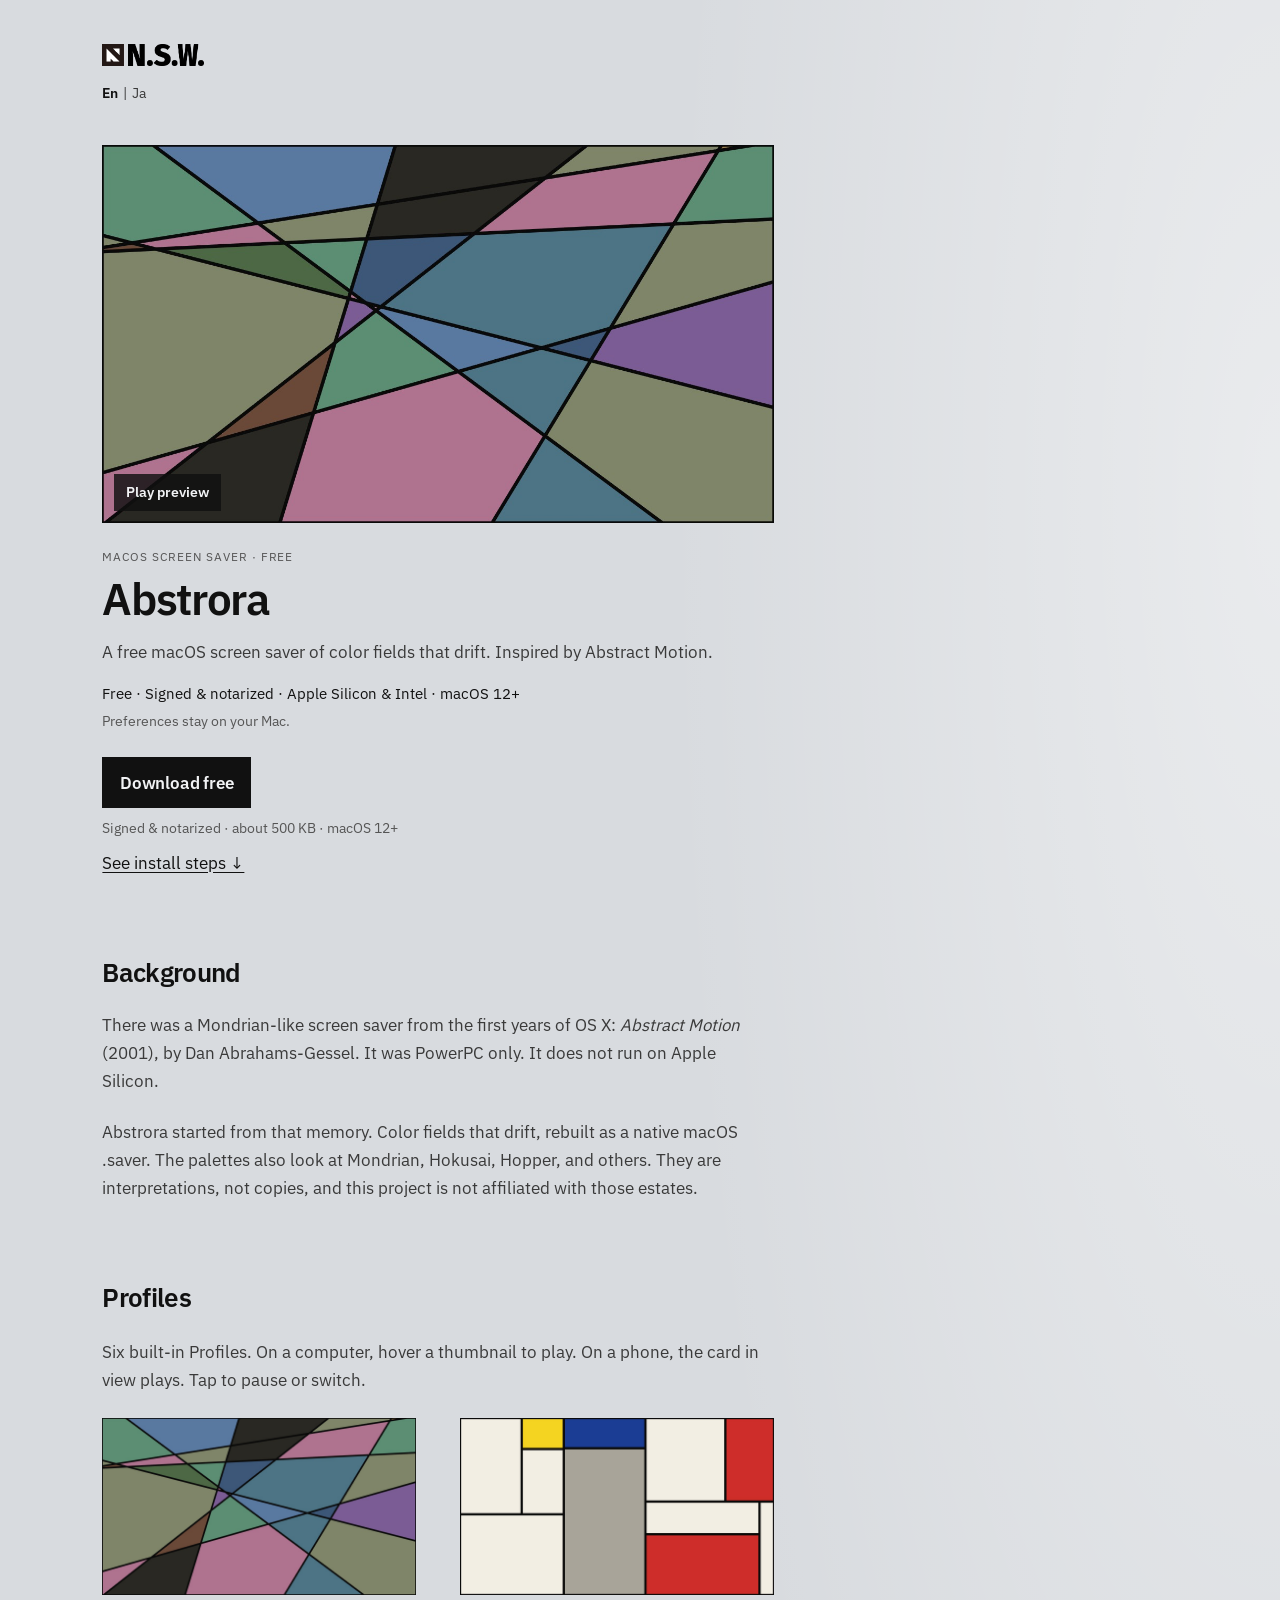
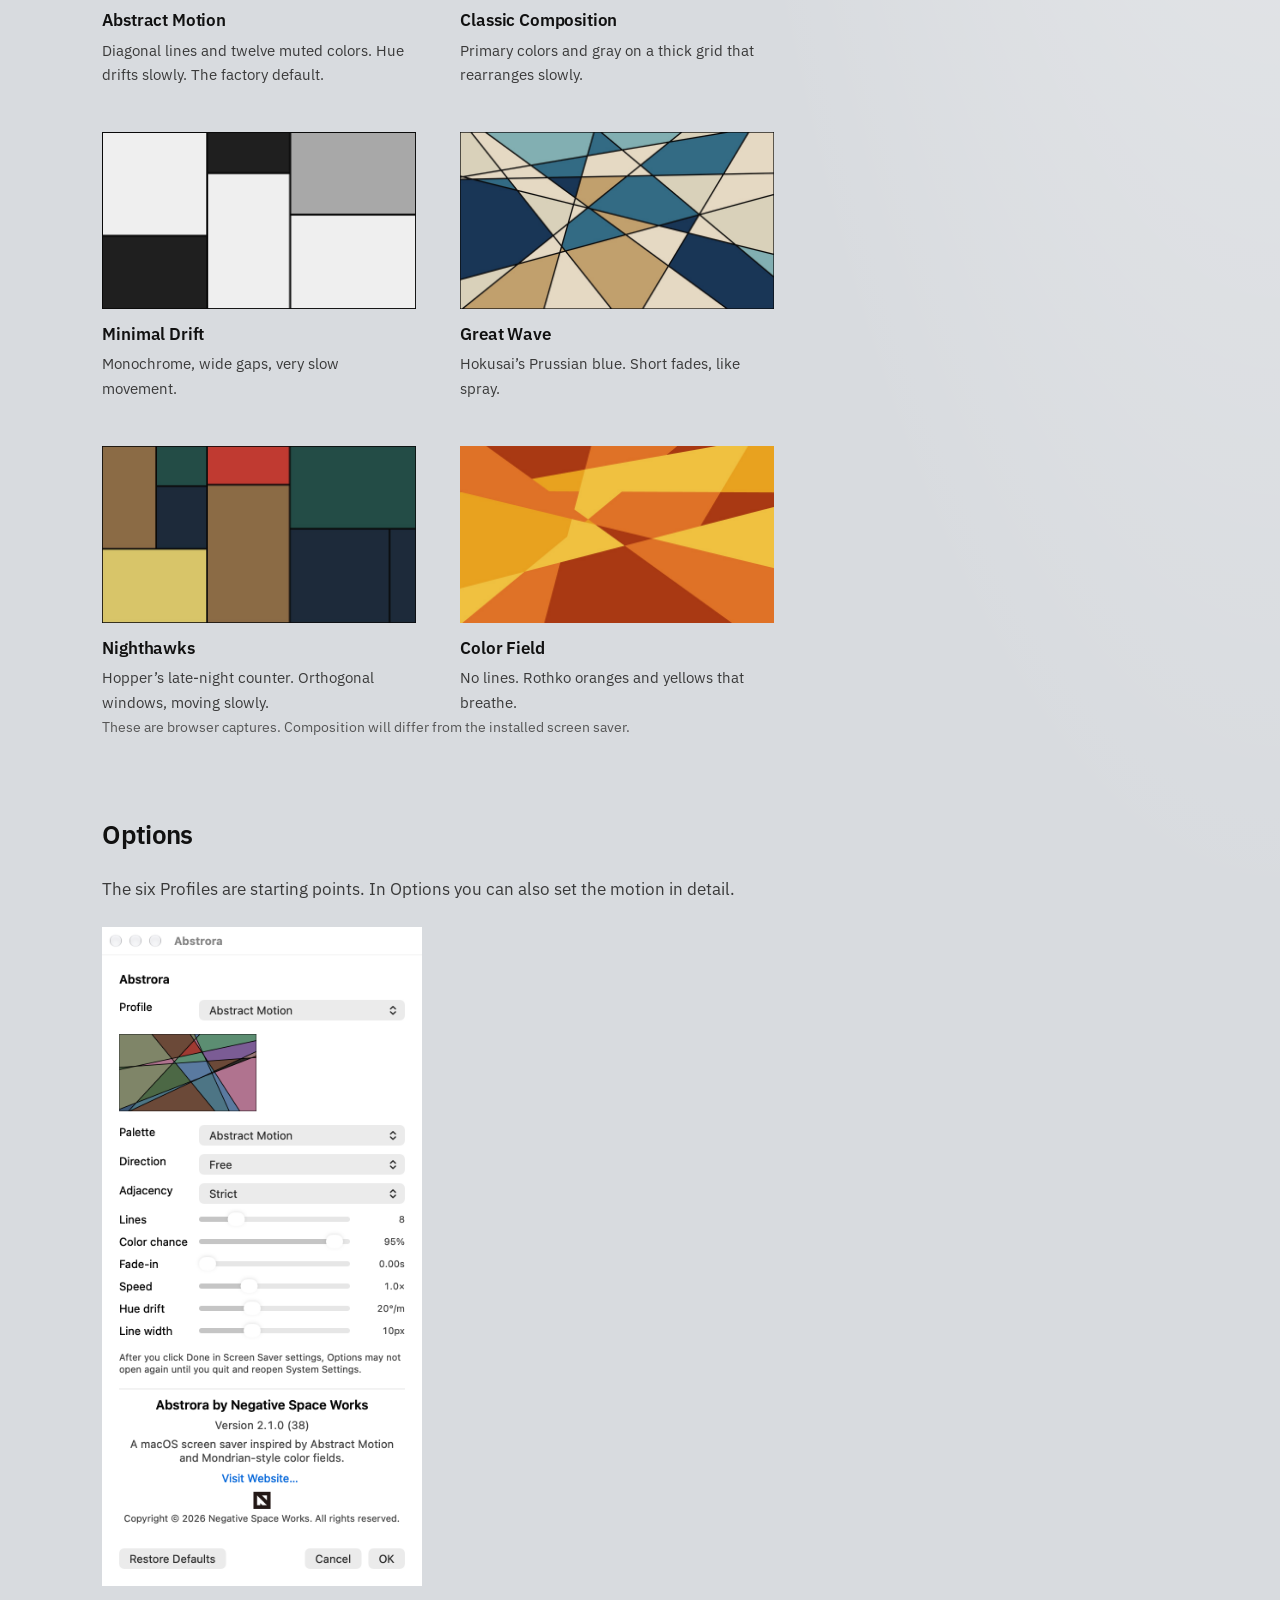
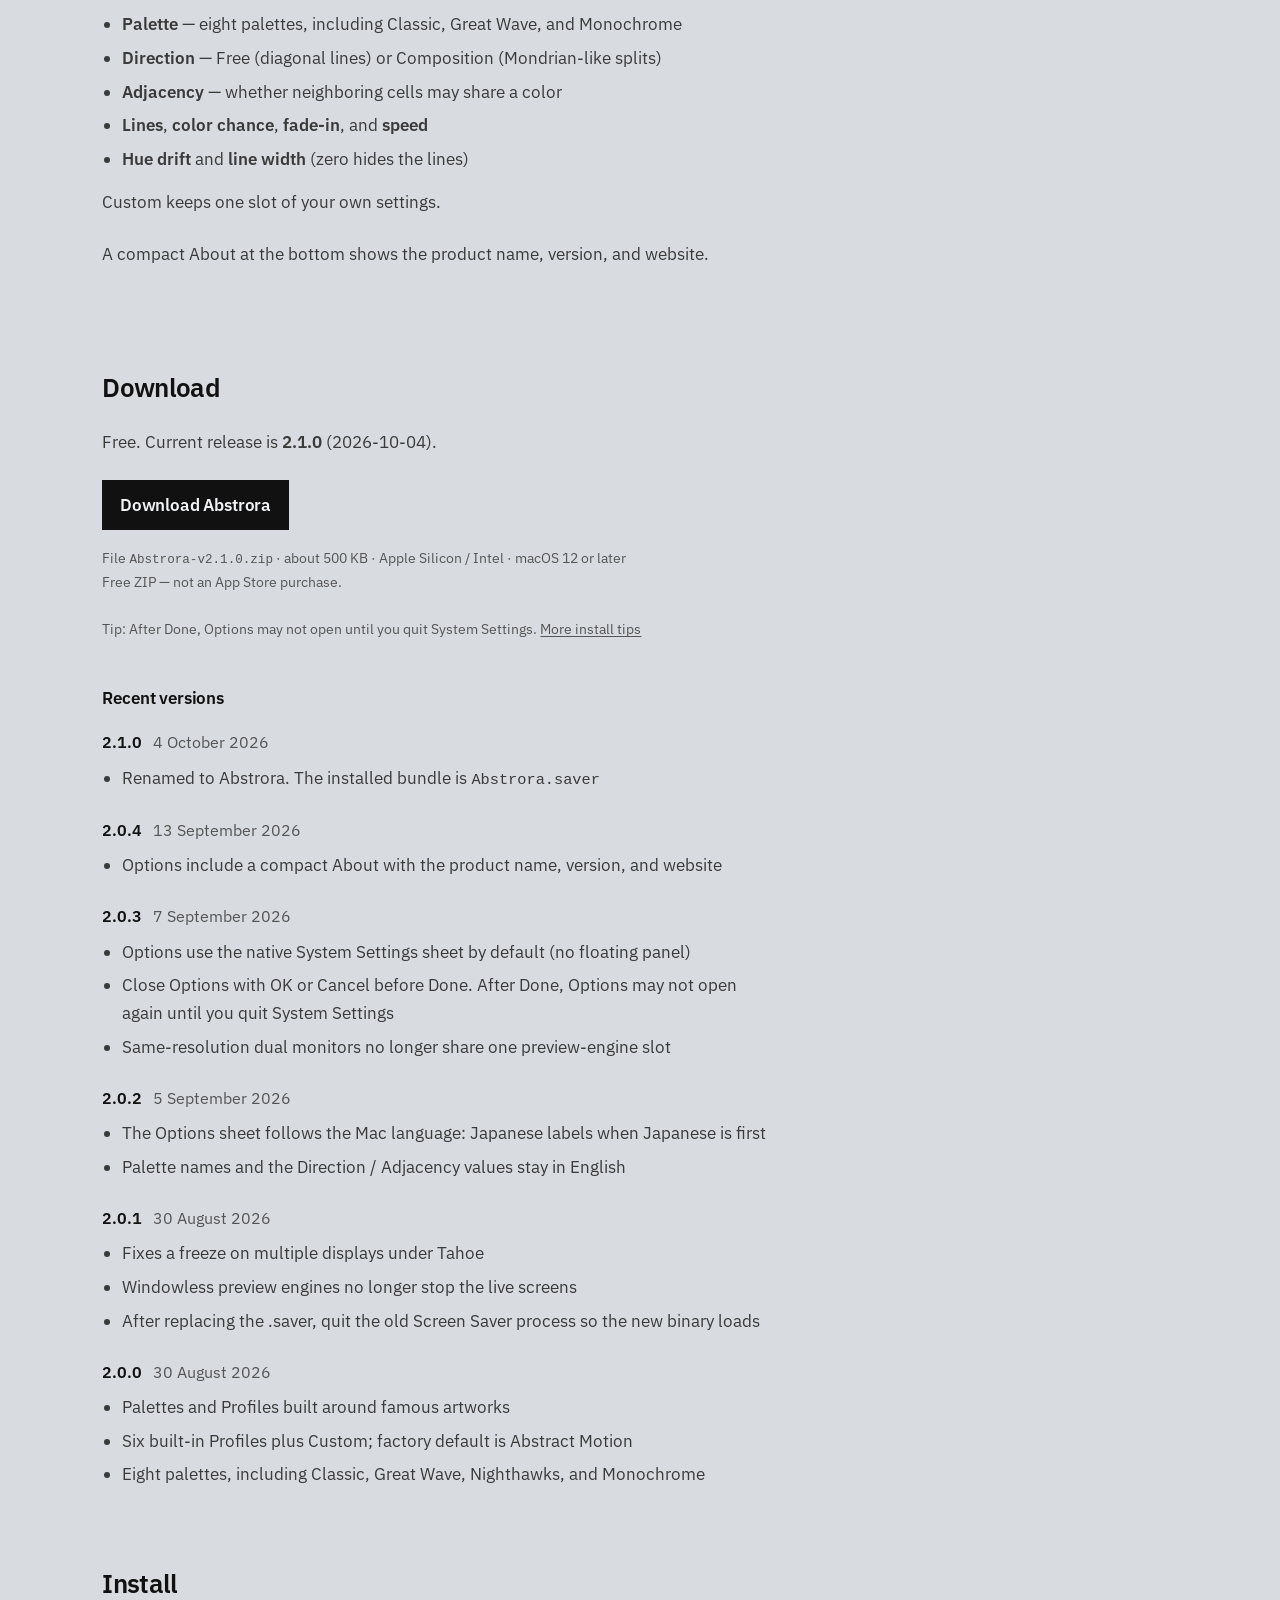
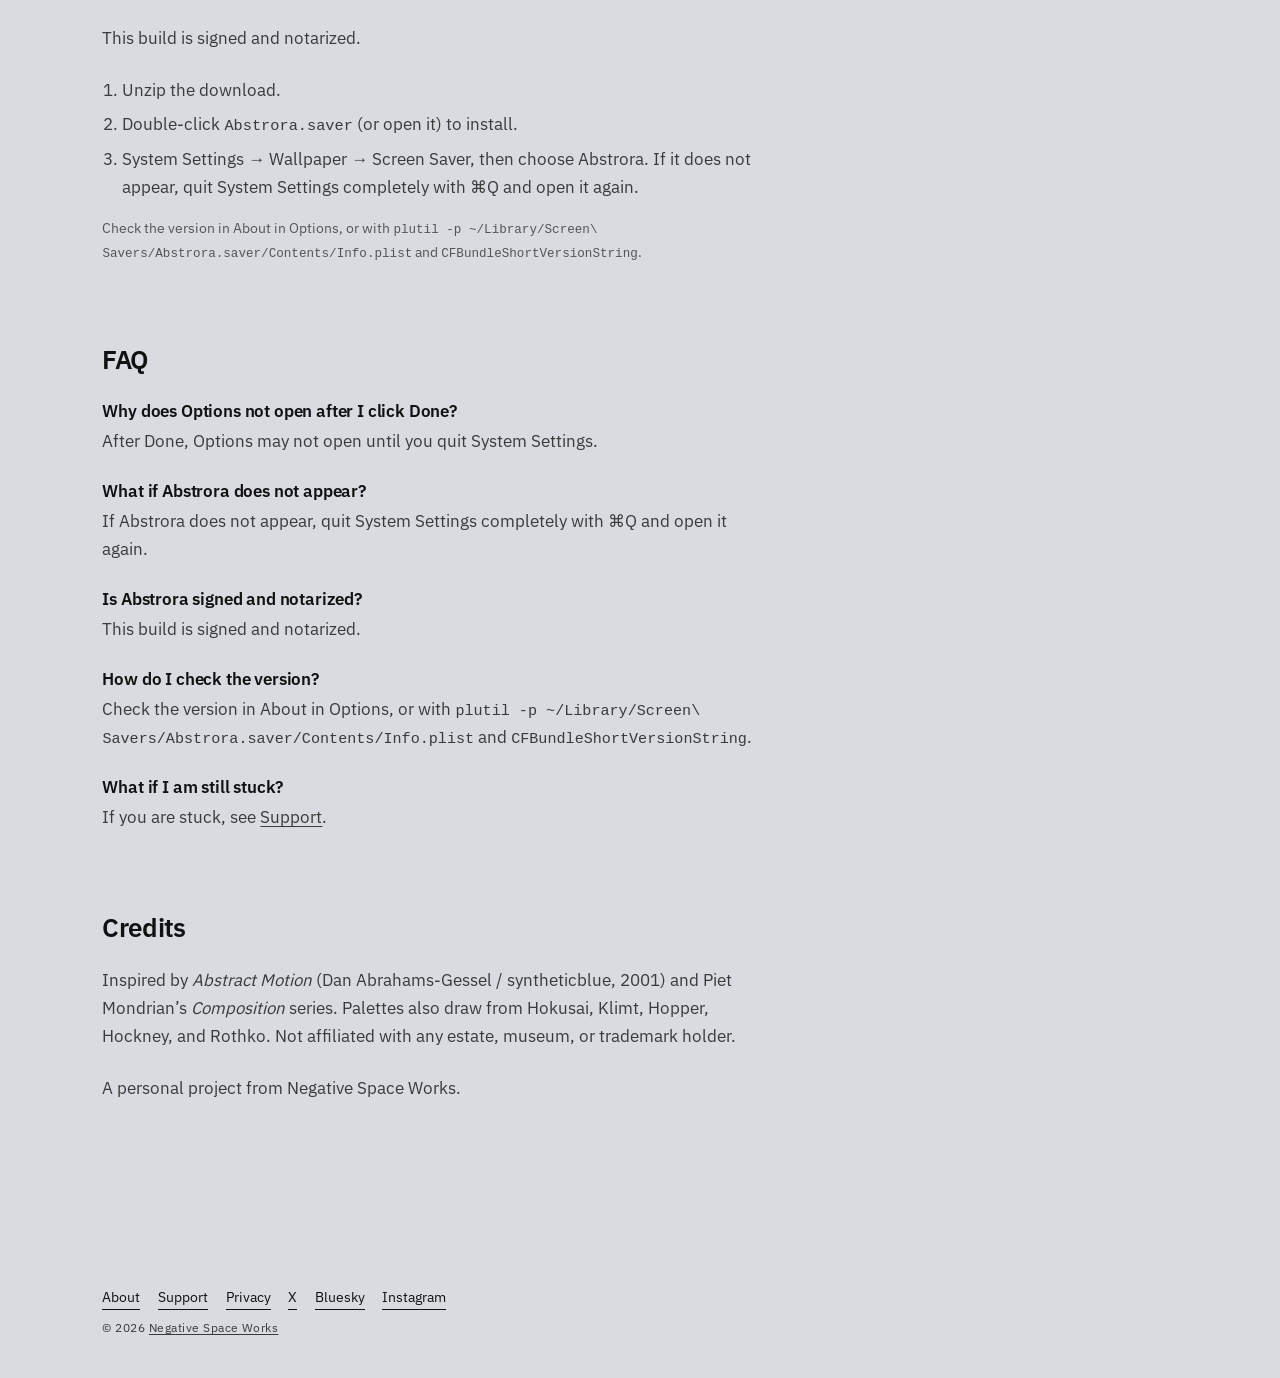
<file: driftile/index.html>
<!DOCTYPE html>
<html lang="en">
<head>
  <meta charset="utf-8">
  <meta name="viewport" content="width=device-width, initial-scale=1">
  <title>Moved to Abstrora</title>
  <meta name="robots" content="noindex, follow">
  <link rel="canonical" href="https://negativespace.works/abstrora/">
  <meta http-equiv="refresh" content="0; url=/abstrora/">
  <link rel="icon" href="/assets/img/favicon-32.png" type="image/png" sizes="32x32">
  <link rel="icon" href="/assets/img/favicon-16.png" type="image/png" sizes="16x16">
  <style>
    body {
      margin: 2rem;
      font-family: system-ui, sans-serif;
      line-height: 1.5;
    }
  </style>
</head>
<body>
  <p>This product is now <a href="/abstrora/">Abstrora</a>.</p>
  <script>location.replace("/abstrora/");</script>
  <!-- Cloudflare Web Analytics --><script type='module' src='https://static.cloudflareinsights.com/beacon.min.js' data-cf-beacon='{"token": "0f3e736820654952aa6436137511f64e"}'></script><!-- End Cloudflare Web Analytics -->
</body>
</html>
</file>
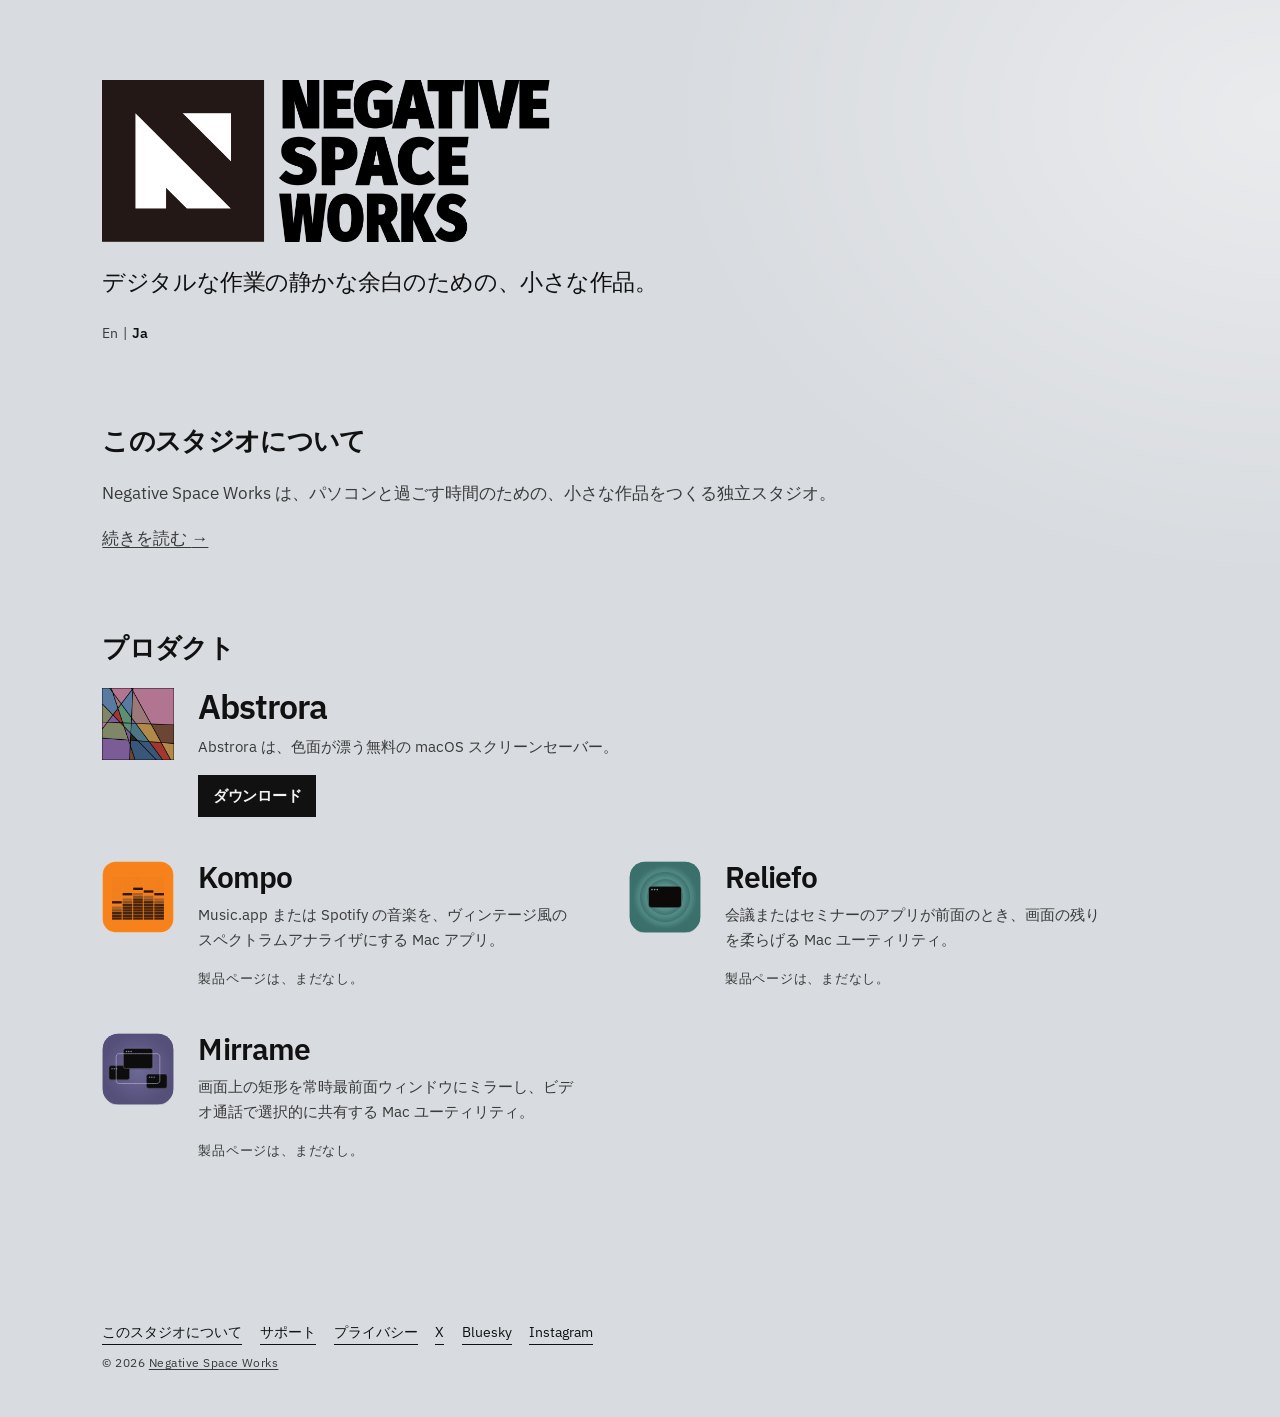
<file: ja/index.html>
<!DOCTYPE html>
<html lang="ja" data-locale="ja">
<head>
  <meta charset="utf-8">
  <meta name="viewport" content="width=device-width, initial-scale=1">
  <title>Negative Space Works</title>
  <meta name="description" content="Negative Space Works は、デジタルな作業の静かな余白のための小さな作品をつくる。">
  <link rel="canonical" href="https://negativespace.works/ja/">
  <meta property="og:type" content="website">
  <meta property="og:site_name" content="Negative Space Works">
  <meta property="og:title" content="Negative Space Works">
  <meta property="og:description" content="デジタルな作業の静かな余白のための、小さな作品。">
  <meta property="og:image" content="https://negativespace.works/assets/img/og-image.png">
  <meta property="og:url" content="https://negativespace.works/ja/">
  <meta property="og:locale" content="ja_JP">
  <meta property="og:locale:alternate" content="en_US">
  <meta name="twitter:card" content="summary_large_image">
  <meta name="twitter:title" content="Negative Space Works">
  <meta name="twitter:description" content="デジタルな作業の静かな余白のための、小さな作品。">
  <meta name="twitter:image" content="https://negativespace.works/assets/img/og-image.png">
  <link rel="alternate" hreflang="en" href="https://negativespace.works/">
  <link rel="alternate" hreflang="ja" href="https://negativespace.works/ja/">
  <link rel="alternate" hreflang="x-default" href="https://negativespace.works/">
  <script type="application/ld+json">
  {
    "@context": "https://schema.org",
    "@graph": [
      {
        "@type": "Organization",
        "@id": "https://negativespace.works/#organization",
        "name": "Negative Space Works",
        "url": "https://negativespace.works/",
        "logo": "https://negativespace.works/assets/img/NSW-Icon.png",
        "email": "support@negativespace.works",
        "description": "Negative Space Works makes small works for the quiet spaces in digital work."
      },
      {
        "@type": "WebSite",
        "@id": "https://negativespace.works/#website",
        "url": "https://negativespace.works/",
        "name": "Negative Space Works",
        "inLanguage": ["en", "ja"],
        "publisher": { "@id": "https://negativespace.works/#organization" }
      },
      {
        "@type": "WebPage",
        "@id": "https://negativespace.works/ja/#webpage",
        "url": "https://negativespace.works/ja/",
        "name": "Negative Space Works",
        "description": "Negative Space Works は、デジタルな作業の静かな余白のための小さな作品をつくる。",
        "inLanguage": "ja",
        "isPartOf": { "@id": "https://negativespace.works/#website" },
        "about": { "@id": "https://negativespace.works/#organization" }
      }
    ]
  }
  </script>
  <link rel="icon" href="/favicon.ico" sizes="48x48">
  <link rel="icon" href="/assets/img/favicon-32.png" type="image/png" sizes="32x32">
  <link rel="icon" href="/assets/img/favicon-16.png" type="image/png" sizes="16x16">
  <link rel="apple-touch-icon" href="/assets/img/apple-touch-icon.png">
  <link rel="preload" href="/assets/fonts/IBMPlexSans-Regular.woff2" as="font" type="font/woff2" crossorigin>
  <link rel="stylesheet" href="/assets/css/site.css?v=20261006-copy5">
  <script src="/assets/js/lang.js"></script>
</head>
<body class="home">
  <main>
    <section class="hero" aria-labelledby="hero-title">
      <h1 class="visually-hidden" id="hero-title">Negative Space Works</h1>
      <img class="hero__logo" src="/assets/img/NSW-ThreeLine-Black.png" width="420" height="151" alt="">
      <p class="hero__subtitle">デジタルな作業の静かな余白のための、小さな作品。</p>
      <nav class="lang-switch lang-switch--hero" aria-label="言語">
        <a href="/" lang="en" hreflang="en" data-set-locale="en">En</a>
        <span aria-hidden="true">|</span>
        <span lang="ja" aria-current="page">Ja</span>
      </nav>
    </section>

    <section class="section" aria-labelledby="about-heading">
      <h2 class="section__title" id="about-heading">このスタジオについて</h2>
      <p class="section__body">
        Negative Space Works は、パソコンと過ごす時間のための、小さな作品をつくる独立スタジオ。
      </p>
      <p class="section__more"><a href="/ja/about/">続きを読む <span aria-hidden="true">→</span></a></p>
    </section>

    <section class="section" aria-labelledby="products-heading">
      <h2 class="section__title" id="products-heading">プロダクト</h2>
      <div class="products">
        <div class="product-row product-row--lead">
          <a class="product-row__icon-link" href="/ja/abstrora/" aria-hidden="true" tabindex="-1"><img class="product-row__icon" src="/assets/img/Abstrora-Icon.png" width="96" height="96" alt=""></a>
          <div class="product-row__body">
            <h3 class="product-row__name"><a href="/ja/abstrora/">Abstrora</a></h3>
            <p class="product-row__desc">Abstrora は、色面が漂う無料の macOS スクリーンセーバー。</p>
            <p class="product-row__actions">
              <a class="button" href="/ja/abstrora/#download">ダウンロード</a>
            </p>
          </div>
        </div>
        <div class="product-row">
          <img class="product-row__icon" src="/assets/img/Kompo-Icon.svg" width="96" height="96" alt="">
          <div class="product-row__body">
            <h3 class="product-row__name">Kompo</h3>
            <p class="product-row__desc">Music.app または Spotify の音楽を、ヴィンテージ風のスペクトラムアナライザにする Mac アプリ。</p>
            <p class="product-row__status">製品ページは、まだなし。</p>
          </div>
        </div>
        <div class="product-row">
          <img class="product-row__icon" src="/assets/img/Reliefo-Icon.svg" width="96" height="96" alt="">
          <div class="product-row__body">
            <h3 class="product-row__name">Reliefo</h3>
            <p class="product-row__desc">会議またはセミナーのアプリが前面のとき、画面の残りを柔らげる Mac ユーティリティ。</p>
            <p class="product-row__status">製品ページは、まだなし。</p>
          </div>
        </div>
        <div class="product-row">
          <img class="product-row__icon" src="/assets/img/Mirrame-Icon.svg" width="96" height="96" alt="">
          <div class="product-row__body">
            <h3 class="product-row__name">Mirrame</h3>
            <p class="product-row__desc">画面上の矩形を常時最前面ウィンドウにミラーし、ビデオ通話で選択的に共有する Mac ユーティリティ。</p>
            <p class="product-row__status">製品ページは、まだなし。</p>
          </div>
        </div>
      </div>
    </section>
  </main>

  <footer class="site-footer">
    <div class="site-footer__inner">
      <nav class="site-footer__nav" aria-label="フッター">
        <a href="/ja/about/">このスタジオについて</a>
        <a href="/ja/support/">サポート</a>
        <a href="/ja/privacy/">プライバシー</a>
        <a href="https://x.com/negativespace_w">X</a>
        <a href="https://bsky.app/profile/negativespaceworks.bsky.social">Bluesky</a>
        <a href="https://www.instagram.com/negativespaceworks/">Instagram</a>
      </nav>
      <p class="site-footer__copy">© 2026 <a href="/ja/">Negative Space Works</a></p>
    </div>
  </footer>
  <!-- Cloudflare Web Analytics --><script type='module' src='https://static.cloudflareinsights.com/beacon.min.js' data-cf-beacon='{"token": "0f3e736820654952aa6436137511f64e"}'></script><!-- End Cloudflare Web Analytics -->
</body>
</html>
</file>
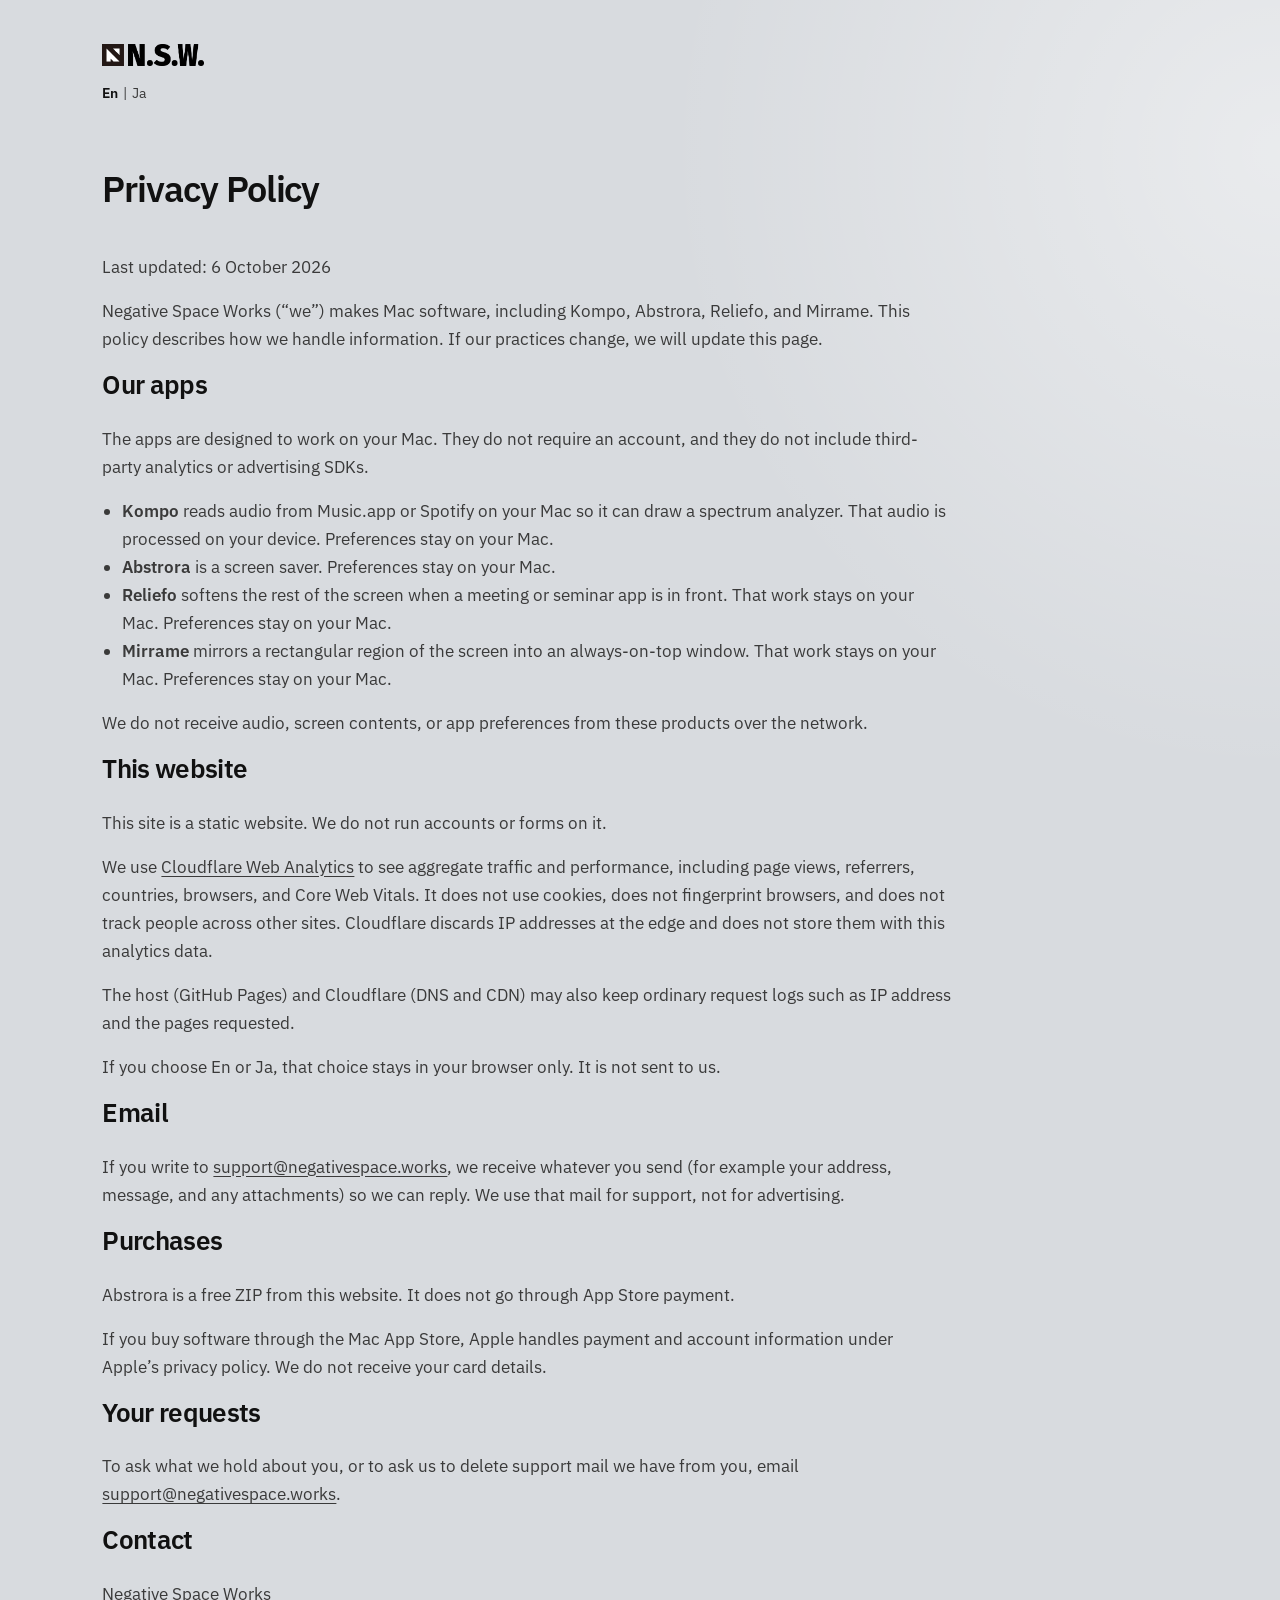
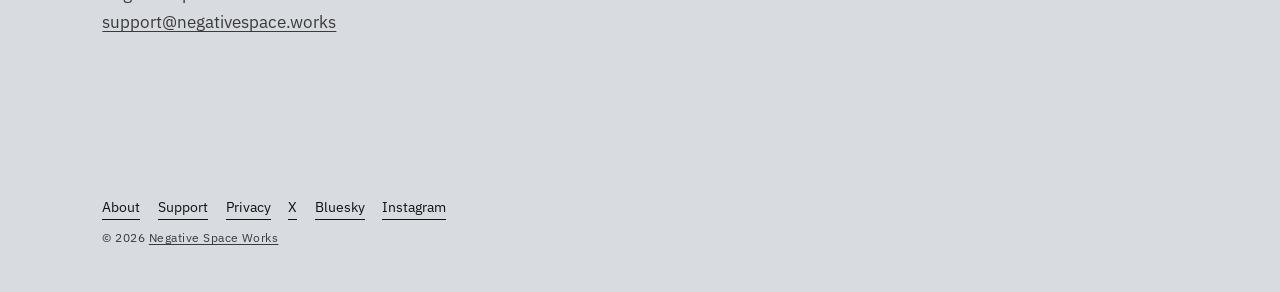
<file: privacy/index.html>
<!DOCTYPE html>
<html lang="en" data-locale="en">
<head>
  <meta charset="utf-8">
  <meta name="viewport" content="width=device-width, initial-scale=1">
  <title>Privacy Policy — Negative Space Works</title>
  <meta name="description" content="Privacy policy for Negative Space Works software and this website.">
  <link rel="canonical" href="https://negativespace.works/privacy/">
  <meta property="og:type" content="website">
  <meta property="og:site_name" content="Negative Space Works">
  <meta property="og:title" content="Privacy Policy — Negative Space Works">
  <meta property="og:description" content="Privacy policy for Negative Space Works software and this website.">
  <meta property="og:image" content="https://negativespace.works/assets/img/og-image.png">
  <meta property="og:url" content="https://negativespace.works/privacy/">
  <meta property="og:locale" content="en_US">
  <meta property="og:locale:alternate" content="ja_JP">
  <meta name="twitter:card" content="summary_large_image">
  <meta name="twitter:title" content="Privacy Policy — Negative Space Works">
  <meta name="twitter:description" content="Privacy policy for Negative Space Works software and this website.">
  <meta name="twitter:image" content="https://negativespace.works/assets/img/og-image.png">
  <link rel="alternate" hreflang="en" href="https://negativespace.works/privacy/">
  <link rel="alternate" hreflang="ja" href="https://negativespace.works/ja/privacy/">
  <link rel="alternate" hreflang="x-default" href="https://negativespace.works/privacy/">
  <script type="application/ld+json">
  {
    "@context": "https://schema.org",
    "@type": "WebPage",
    "url": "https://negativespace.works/privacy/",
    "name": "Privacy Policy — Negative Space Works",
    "description": "Privacy policy for Negative Space Works software and this website.",
    "inLanguage": "en",
    "isPartOf": {
      "@type": "WebSite",
      "name": "Negative Space Works",
      "url": "https://negativespace.works/"
    }
  }
  </script>
  <link rel="icon" href="/favicon.ico" sizes="48x48">
  <link rel="icon" href="/assets/img/favicon-32.png" type="image/png" sizes="32x32">
  <link rel="icon" href="/assets/img/favicon-16.png" type="image/png" sizes="16x16">
  <link rel="apple-touch-icon" href="/assets/img/apple-touch-icon.png">
  <link rel="stylesheet" href="/assets/css/site.css?v=20261006-copy5">
  <script src="/assets/js/lang.js"></script>
</head>
<body>
  <header class="site-masthead">
    <div class="site-masthead__inner">
      <a class="site-masthead__home" href="/" aria-label="Negative Space Works home">
        <img class="site-masthead__logo" src="/assets/img/NSW-Lettermark-Black.png" width="102" height="22" alt="Negative Space Works">
      </a>
      <nav class="lang-switch" aria-label="Language">
        <span lang="en" aria-current="page">En</span>
        <span aria-hidden="true">|</span>
        <a href="/ja/privacy/" lang="ja" hreflang="ja" data-set-locale="ja">Ja</a>
      </nav>
    </div>
  </header>

  <main>
    <h1 class="page-title">Privacy Policy</h1>
    <div class="prose">
      <p>Last updated: 6 October 2026</p>
      <p>
        Negative Space Works (“we”) makes Mac software, including Kompo, Abstrora, Reliefo, and Mirrame.
        This policy describes how we handle information. If our practices change, we will update this page.
      </p>

      <h2 class="section__title">Our apps</h2>
      <p>
        The apps are designed to work on your Mac. They do not require an account, and they do not include third-party analytics or advertising SDKs.
      </p>
      <ul>
        <li>
          <strong>Kompo</strong> reads audio from Music.app or Spotify on your Mac so it can draw a spectrum analyzer.
          That audio is processed on your device. Preferences stay on your Mac.
        </li>
        <li>
          <strong>Abstrora</strong> is a screen saver. Preferences stay on your Mac.
        </li>
        <li>
          <strong>Reliefo</strong> softens the rest of the screen when a meeting or seminar app is in front.
          That work stays on your Mac. Preferences stay on your Mac.
        </li>
        <li>
          <strong>Mirrame</strong> mirrors a rectangular region of the screen into an always-on-top window.
          That work stays on your Mac. Preferences stay on your Mac.
        </li>
      </ul>
      <p>
        We do not receive audio, screen contents, or app preferences from these products over the network.
      </p>

      <h2 class="section__title">This website</h2>
      <p>
        This site is a static website. We do not run accounts or forms on it.
      </p>
      <p>
        We use
        <a href="https://www.cloudflare.com/web-analytics/">Cloudflare Web Analytics</a>
        to see aggregate traffic and performance, including page views, referrers, countries, browsers, and Core Web Vitals.
        It does not use cookies, does not fingerprint browsers, and does not track people across other sites.
        Cloudflare discards IP addresses at the edge and does not store them with this analytics data.
      </p>
      <p>
        The host (GitHub Pages) and Cloudflare (DNS and CDN) may also keep ordinary request logs such as IP address and the pages requested.
      </p>
      <p>
        If you choose En or Ja, that choice stays in your browser only. It is not sent to us.
      </p>

      <h2 class="section__title">Email</h2>
      <p>
        If you write to
        <a href="mailto:support@negativespace.works">support@negativespace.works</a>,
        we receive whatever you send (for example your address, message, and any attachments) so we can reply.
        We use that mail for support, not for advertising.
      </p>

      <h2 class="section__title">Purchases</h2>
      <p>
        Abstrora is a free ZIP from this website. It does not go through App Store payment.
      </p>
      <p>
        If you buy software through the Mac App Store, Apple handles payment and account information under Apple’s privacy policy.
        We do not receive your card details.
      </p>

      <h2 class="section__title">Your requests</h2>
      <p>
        To ask what we hold about you, or to ask us to delete support mail we have from you, email
        <a href="mailto:support@negativespace.works">support@negativespace.works</a>.
      </p>

      <h2 class="section__title">Contact</h2>
      <p>
        Negative Space Works<br>
        <a href="mailto:support@negativespace.works">support@negativespace.works</a>
      </p>
    </div>
  </main>

  <footer class="site-footer">
    <div class="site-footer__inner">
      <nav class="site-footer__nav" aria-label="Footer">
        <a href="/about/">About</a>
        <a href="/support/">Support</a>
        <a href="/privacy/">Privacy</a>
        <a href="https://x.com/negativespace_w">X</a>
        <a href="https://bsky.app/profile/negativespaceworks.bsky.social">Bluesky</a>
        <a href="https://www.instagram.com/negativespaceworks/">Instagram</a>
      </nav>
      <p class="site-footer__copy">© 2026 <a href="/">Negative Space Works</a></p>
    </div>
  </footer>
  <!-- Cloudflare Web Analytics --><script type='module' src='https://static.cloudflareinsights.com/beacon.min.js' data-cf-beacon='{"token": "0f3e736820654952aa6436137511f64e"}'></script><!-- End Cloudflare Web Analytics -->
</body>
</html>
</file>
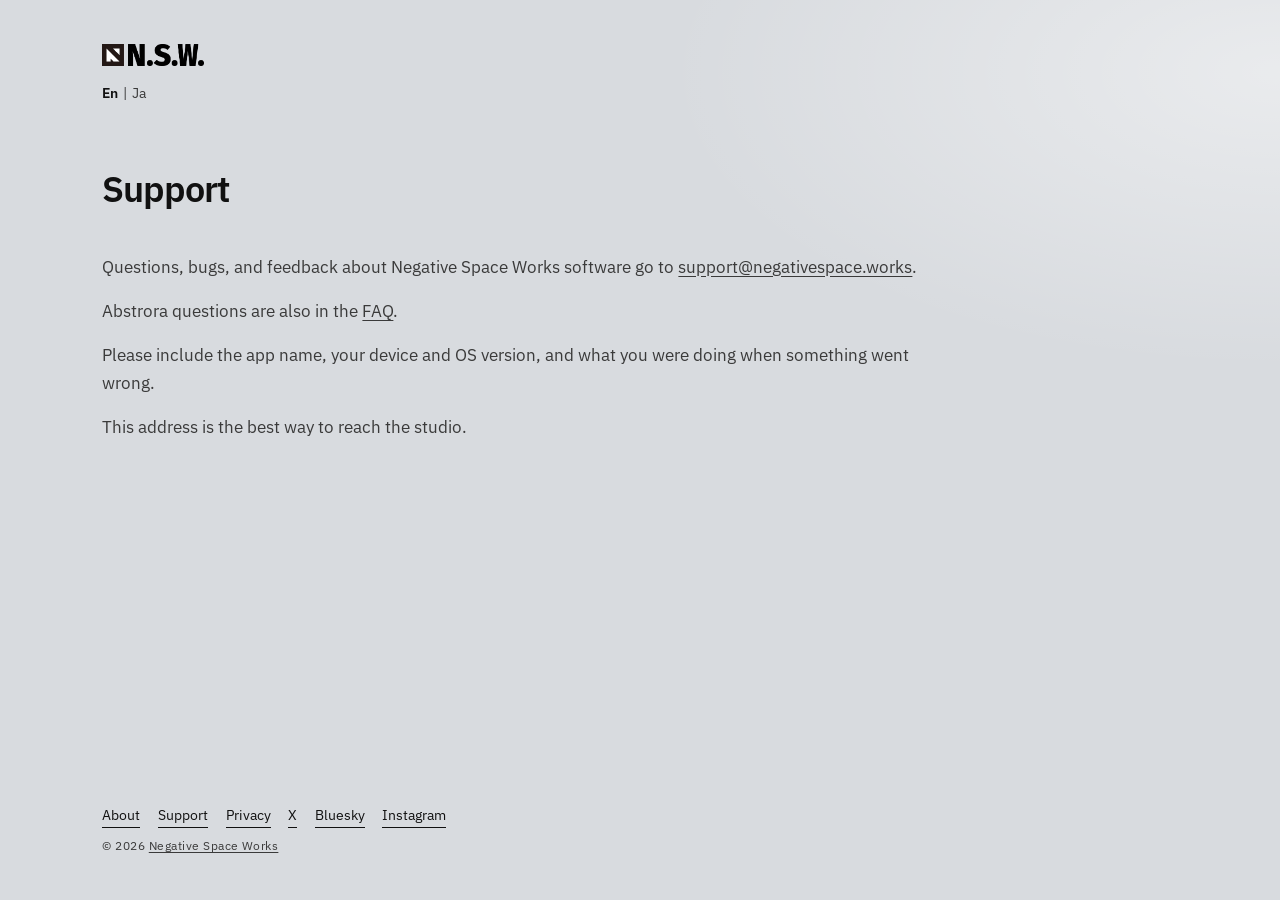
<file: support/index.html>
<!DOCTYPE html>
<html lang="en" data-locale="en">
<head>
  <meta charset="utf-8">
  <meta name="viewport" content="width=device-width, initial-scale=1">
  <title>Support — Negative Space Works</title>
  <meta name="description" content="Get help with Negative Space Works software. Email support@negativespace.works.">
  <link rel="canonical" href="https://negativespace.works/support/">
  <meta property="og:type" content="website">
  <meta property="og:site_name" content="Negative Space Works">
  <meta property="og:title" content="Support — Negative Space Works">
  <meta property="og:description" content="Get help with Negative Space Works software. Email support@negativespace.works.">
  <meta property="og:image" content="https://negativespace.works/assets/img/og-image.png">
  <meta property="og:url" content="https://negativespace.works/support/">
  <meta property="og:locale" content="en_US">
  <meta property="og:locale:alternate" content="ja_JP">
  <meta name="twitter:card" content="summary_large_image">
  <meta name="twitter:title" content="Support — Negative Space Works">
  <meta name="twitter:description" content="Get help with Negative Space Works software. Email support@negativespace.works.">
  <meta name="twitter:image" content="https://negativespace.works/assets/img/og-image.png">
  <link rel="alternate" hreflang="en" href="https://negativespace.works/support/">
  <link rel="alternate" hreflang="ja" href="https://negativespace.works/ja/support/">
  <link rel="alternate" hreflang="x-default" href="https://negativespace.works/support/">
  <script type="application/ld+json">
  {
    "@context": "https://schema.org",
    "@type": "WebPage",
    "url": "https://negativespace.works/support/",
    "name": "Support — Negative Space Works",
    "description": "Get help with Negative Space Works software. Email support@negativespace.works.",
    "inLanguage": "en",
    "isPartOf": {
      "@type": "WebSite",
      "name": "Negative Space Works",
      "url": "https://negativespace.works/"
    }
  }
  </script>
  <link rel="icon" href="/favicon.ico" sizes="48x48">
  <link rel="icon" href="/assets/img/favicon-32.png" type="image/png" sizes="32x32">
  <link rel="icon" href="/assets/img/favicon-16.png" type="image/png" sizes="16x16">
  <link rel="apple-touch-icon" href="/assets/img/apple-touch-icon.png">
  <link rel="stylesheet" href="/assets/css/site.css?v=20261006-copy5">
  <script src="/assets/js/lang.js"></script>
</head>
<body>
  <header class="site-masthead">
    <div class="site-masthead__inner">
      <a class="site-masthead__home" href="/" aria-label="Negative Space Works home">
        <img class="site-masthead__logo" src="/assets/img/NSW-Lettermark-Black.png" width="102" height="22" alt="Negative Space Works">
      </a>
      <nav class="lang-switch" aria-label="Language">
        <span lang="en" aria-current="page">En</span>
        <span aria-hidden="true">|</span>
        <a href="/ja/support/" lang="ja" hreflang="ja" data-set-locale="ja">Ja</a>
      </nav>
    </div>
  </header>

  <main>
    <h1 class="page-title">Support</h1>
    <div class="prose">
      <p>
        Questions, bugs, and feedback about Negative Space Works software go to
        <a href="mailto:support@negativespace.works">support@negativespace.works</a>.
      </p>
      <p>
        Abstrora questions are also in the <a href="/abstrora/#faq">FAQ</a>.
      </p>
      <p>
        Please include the app name, your device and OS version, and what you were doing when something went wrong.
      </p>
      <p>
        This address is the best way to reach the studio.
      </p>
    </div>
  </main>

  <footer class="site-footer">
    <div class="site-footer__inner">
      <nav class="site-footer__nav" aria-label="Footer">
        <a href="/about/">About</a>
        <a href="/support/">Support</a>
        <a href="/privacy/">Privacy</a>
        <a href="https://x.com/negativespace_w">X</a>
        <a href="https://bsky.app/profile/negativespaceworks.bsky.social">Bluesky</a>
        <a href="https://www.instagram.com/negativespaceworks/">Instagram</a>
      </nav>
      <p class="site-footer__copy">© 2026 <a href="/">Negative Space Works</a></p>
    </div>
  </footer>
  <!-- Cloudflare Web Analytics --><script type='module' src='https://static.cloudflareinsights.com/beacon.min.js' data-cf-beacon='{"token": "0f3e736820654952aa6436137511f64e"}'></script><!-- End Cloudflare Web Analytics -->
</body>
</html>
</file>
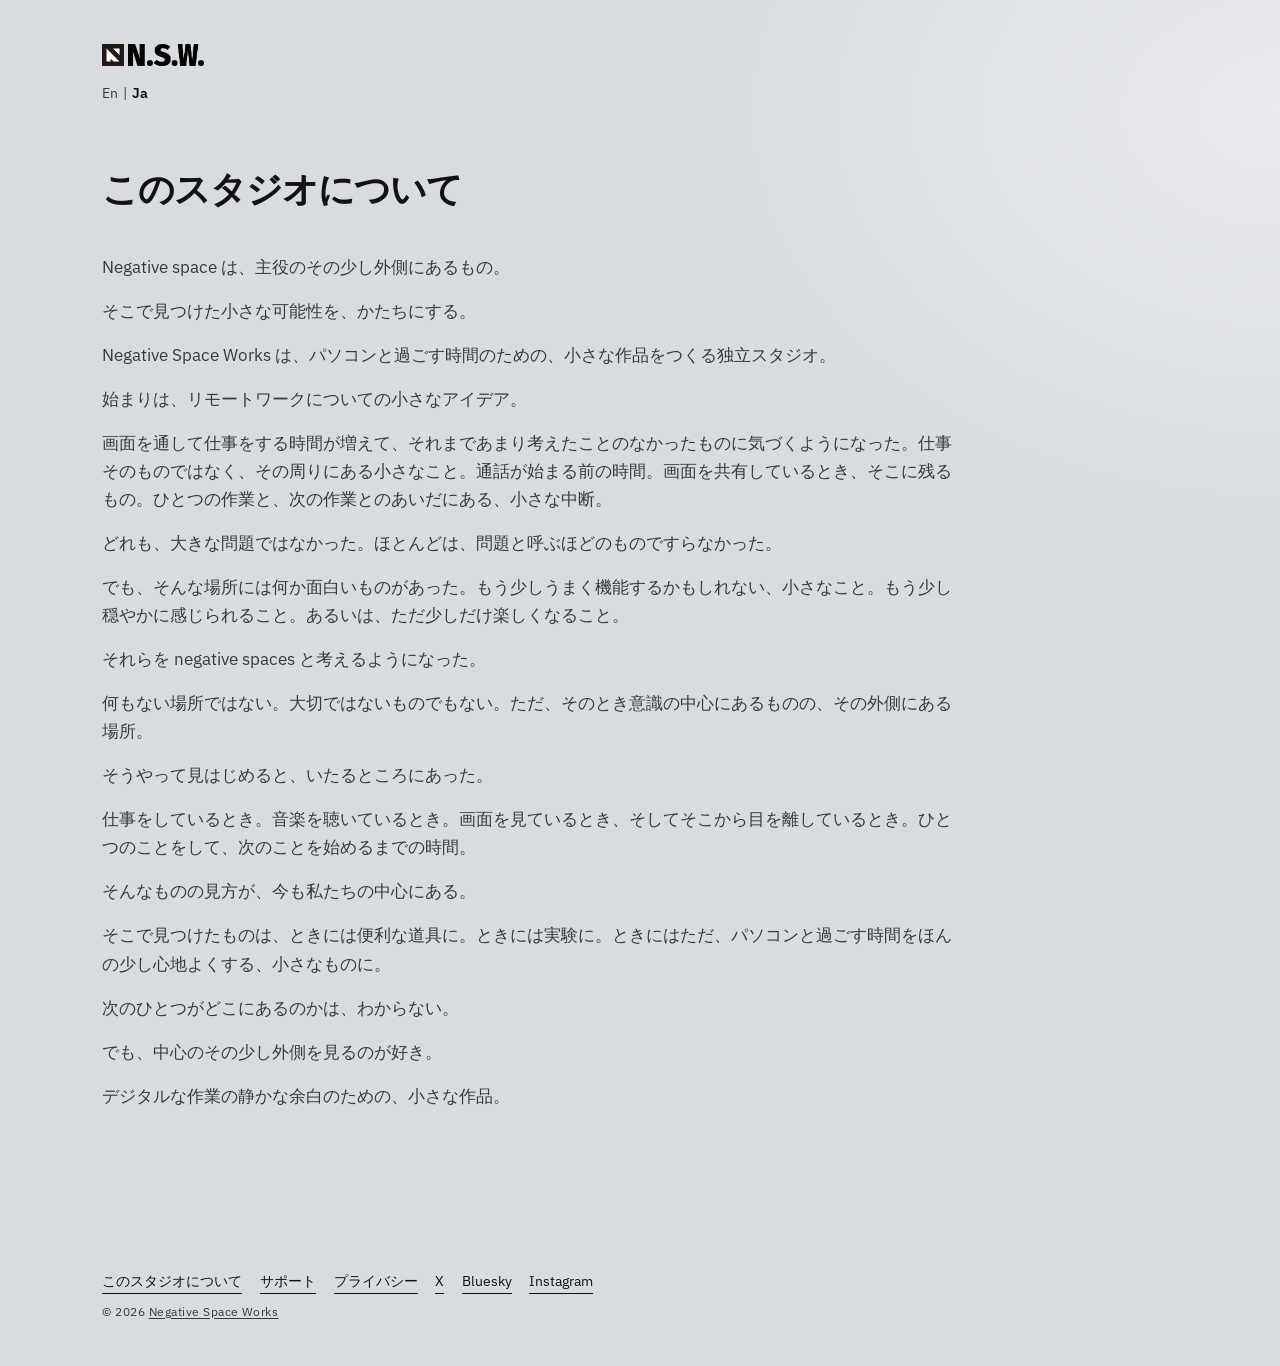
<file: ja/about/index.html>
<!DOCTYPE html>
<html lang="ja" data-locale="ja">
<head>
  <meta charset="utf-8">
  <meta name="viewport" content="width=device-width, initial-scale=1">
  <title>このスタジオについて — Negative Space Works</title>
  <meta name="description" content="Negative Space Works は、パソコンと過ごす時間のための、小さな作品をつくる独立スタジオ。">
  <link rel="canonical" href="https://negativespace.works/ja/about/">
  <meta property="og:type" content="website">
  <meta property="og:site_name" content="Negative Space Works">
  <meta property="og:title" content="このスタジオについて — Negative Space Works">
  <meta property="og:description" content="Negative Space Works は、パソコンと過ごす時間のための、小さな作品をつくる独立スタジオ。">
  <meta property="og:image" content="https://negativespace.works/assets/img/og-image.png">
  <meta property="og:url" content="https://negativespace.works/ja/about/">
  <meta property="og:locale" content="ja_JP">
  <meta property="og:locale:alternate" content="en_US">
  <meta name="twitter:card" content="summary_large_image">
  <meta name="twitter:title" content="このスタジオについて — Negative Space Works">
  <meta name="twitter:description" content="Negative Space Works は、パソコンと過ごす時間のための、小さな作品をつくる独立スタジオ。">
  <meta name="twitter:image" content="https://negativespace.works/assets/img/og-image.png">
  <link rel="alternate" hreflang="en" href="https://negativespace.works/about/">
  <link rel="alternate" hreflang="ja" href="https://negativespace.works/ja/about/">
  <link rel="alternate" hreflang="x-default" href="https://negativespace.works/about/">
  <script type="application/ld+json">
  {
    "@context": "https://schema.org",
    "@type": "WebPage",
    "url": "https://negativespace.works/ja/about/",
    "name": "このスタジオについて — Negative Space Works",
    "description": "Negative Space Works は、パソコンと過ごす時間のための、小さな作品をつくる独立スタジオ。",
    "inLanguage": "ja",
    "isPartOf": {
      "@type": "WebSite",
      "name": "Negative Space Works",
      "url": "https://negativespace.works/"
    }
  }
  </script>
  <link rel="icon" href="/favicon.ico" sizes="48x48">
  <link rel="icon" href="/assets/img/favicon-32.png" type="image/png" sizes="32x32">
  <link rel="icon" href="/assets/img/favicon-16.png" type="image/png" sizes="16x16">
  <link rel="apple-touch-icon" href="/assets/img/apple-touch-icon.png">
  <link rel="stylesheet" href="/assets/css/site.css?v=20261006-copy5">
  <script src="/assets/js/lang.js"></script>
</head>
<body>
  <header class="site-masthead">
    <div class="site-masthead__inner">
      <a class="site-masthead__home" href="/ja/" aria-label="Negative Space Works ホーム">
        <img class="site-masthead__logo" src="/assets/img/NSW-Lettermark-Black.png" width="102" height="22" alt="Negative Space Works">
      </a>
      <nav class="lang-switch" aria-label="言語">
        <a href="/about/" lang="en" hreflang="en" data-set-locale="en">En</a>
        <span aria-hidden="true">|</span>
        <span lang="ja" aria-current="page">Ja</span>
      </nav>
    </div>
  </header>

  <main>
    <h1 class="page-title">このスタジオについて</h1>
    <div class="prose">
      <p>
        Negative space は、主役のその少し外側にあるもの。
      </p>
      <p>
        そこで見つけた小さな可能性を、かたちにする。
      </p>
      <p>
        Negative Space Works は、パソコンと過ごす時間のための、小さな作品をつくる独立スタジオ。
      </p>
      <p>
        始まりは、リモートワークについての小さなアイデア。
      </p>
      <p>
        画面を通して仕事をする時間が増えて、それまであまり考えたことのなかったものに気づくようになった。仕事そのものではなく、その周りにある小さなこと。通話が始まる前の時間。画面を共有しているとき、そこに残るもの。ひとつの作業と、次の作業とのあいだにある、小さな中断。
      </p>
      <p>
        どれも、大きな問題ではなかった。ほとんどは、問題と呼ぶほどのものですらなかった。
      </p>
      <p>
        でも、そんな場所には何か面白いものがあった。もう少しうまく機能するかもしれない、小さなこと。もう少し穏やかに感じられること。あるいは、ただ少しだけ楽しくなること。
      </p>
      <p>
        それらを negative spaces と考えるようになった。
      </p>
      <p>
        何もない場所ではない。大切ではないものでもない。ただ、そのとき意識の中心にあるものの、その外側にある場所。
      </p>
      <p>
        そうやって見はじめると、いたるところにあった。
      </p>
      <p>
        仕事をしているとき。音楽を聴いているとき。画面を見ているとき、そしてそこから目を離しているとき。ひとつのことをして、次のことを始めるまでの時間。
      </p>
      <p>
        そんなものの見方が、今も私たちの中心にある。
      </p>
      <p>
        そこで見つけたものは、ときには便利な道具に。ときには実験に。ときにはただ、パソコンと過ごす時間をほんの少し心地よくする、小さなものに。
      </p>
      <p>
        次のひとつがどこにあるのかは、わからない。
      </p>
      <p>
        でも、中心のその少し外側を見るのが好き。
      </p>
      <p>
        デジタルな作業の静かな余白のための、小さな作品。
      </p>
    </div>
  </main>

  <footer class="site-footer">
    <div class="site-footer__inner">
      <nav class="site-footer__nav" aria-label="フッター">
        <a href="/ja/about/">このスタジオについて</a>
        <a href="/ja/support/">サポート</a>
        <a href="/ja/privacy/">プライバシー</a>
        <a href="https://x.com/negativespace_w">X</a>
        <a href="https://bsky.app/profile/negativespaceworks.bsky.social">Bluesky</a>
        <a href="https://www.instagram.com/negativespaceworks/">Instagram</a>
      </nav>
      <p class="site-footer__copy">© 2026 <a href="/ja/">Negative Space Works</a></p>
    </div>
  </footer>
  <!-- Cloudflare Web Analytics --><script type='module' src='https://static.cloudflareinsights.com/beacon.min.js' data-cf-beacon='{"token": "0f3e736820654952aa6436137511f64e"}'></script><!-- End Cloudflare Web Analytics -->
</body>
</html>
</file>
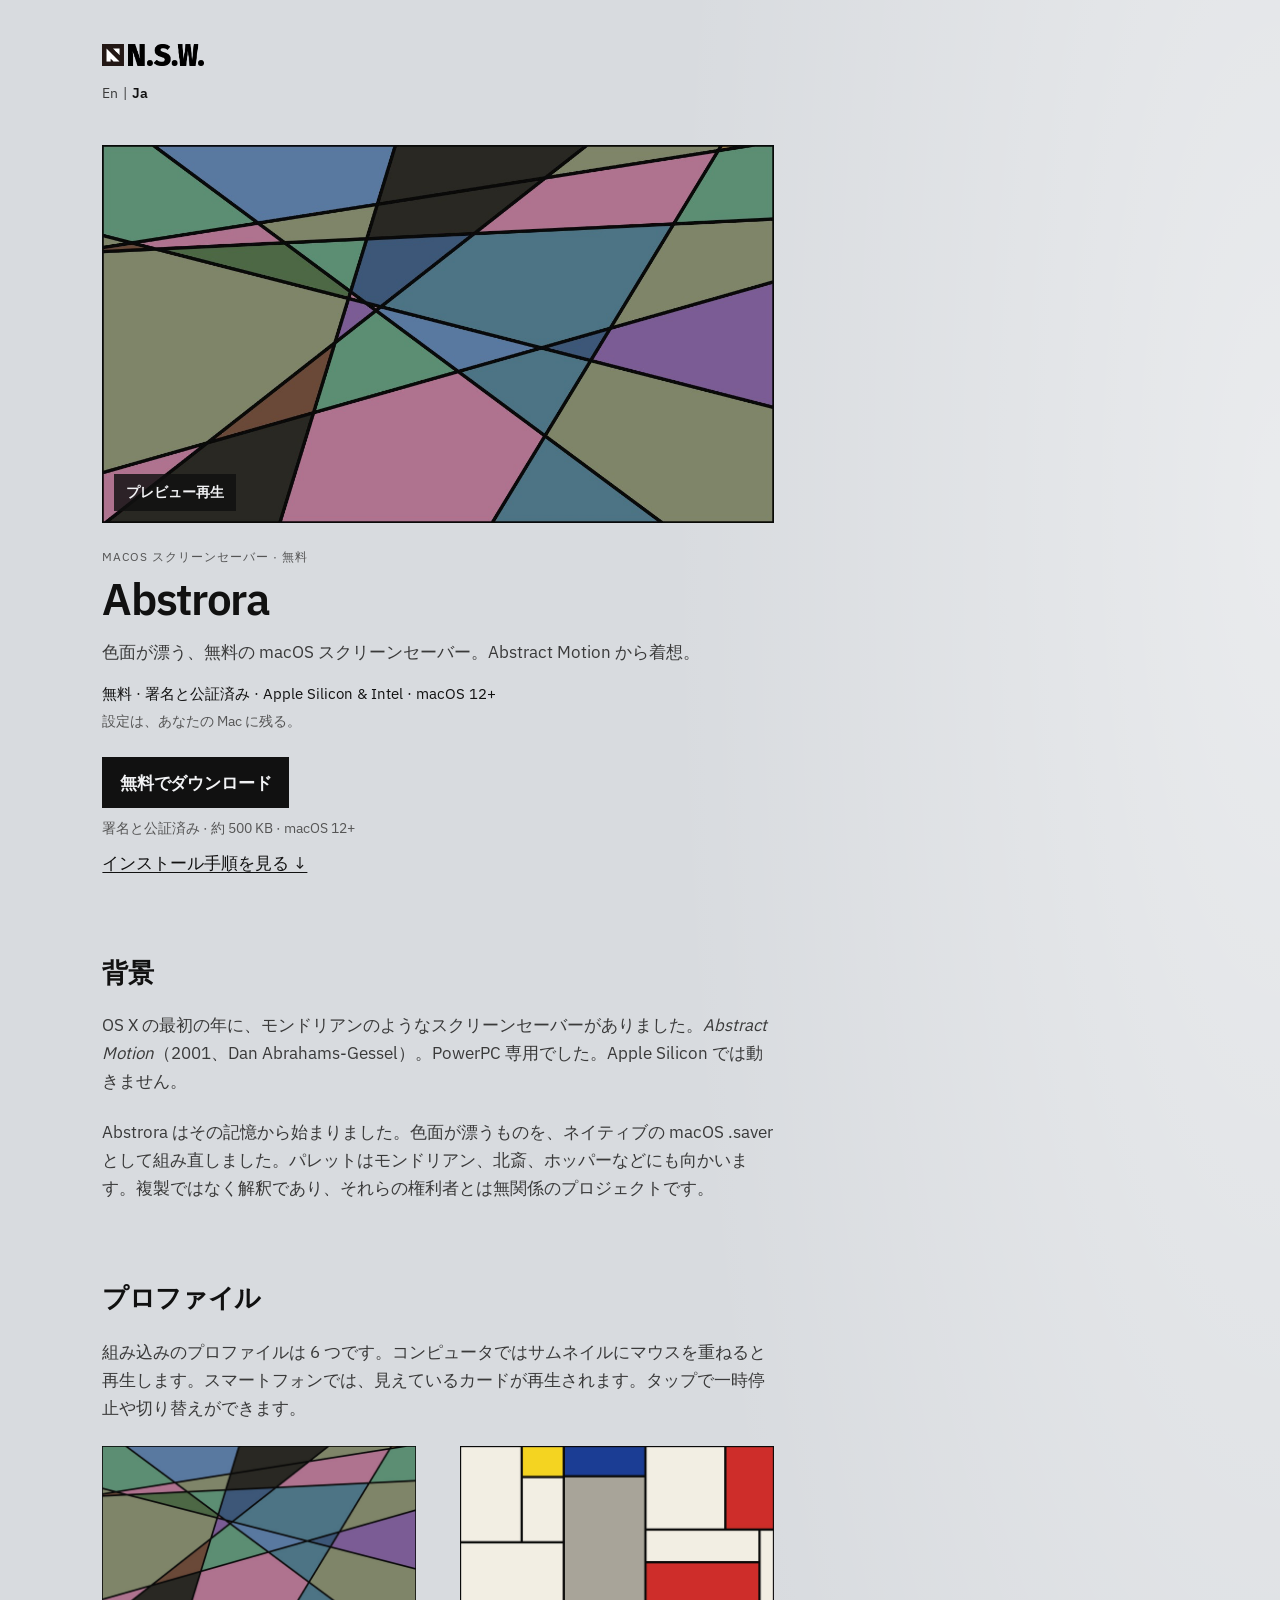
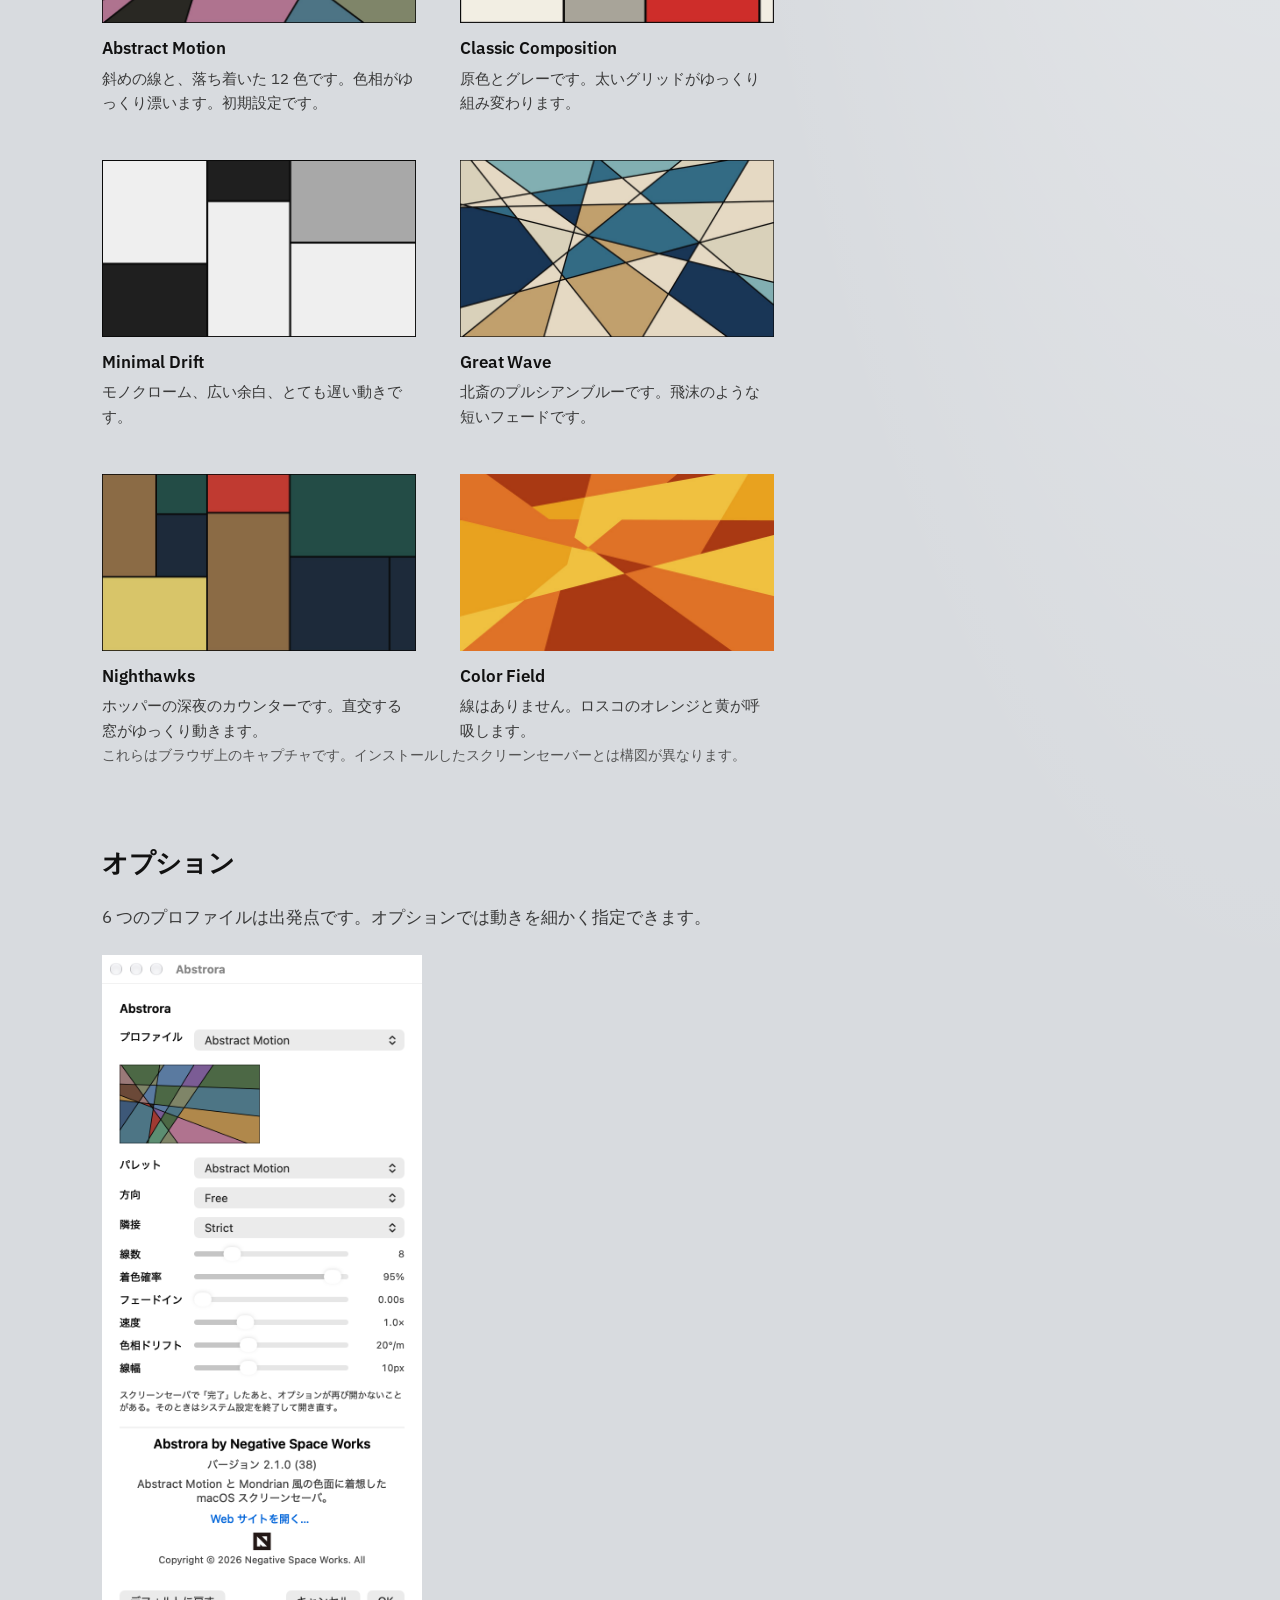
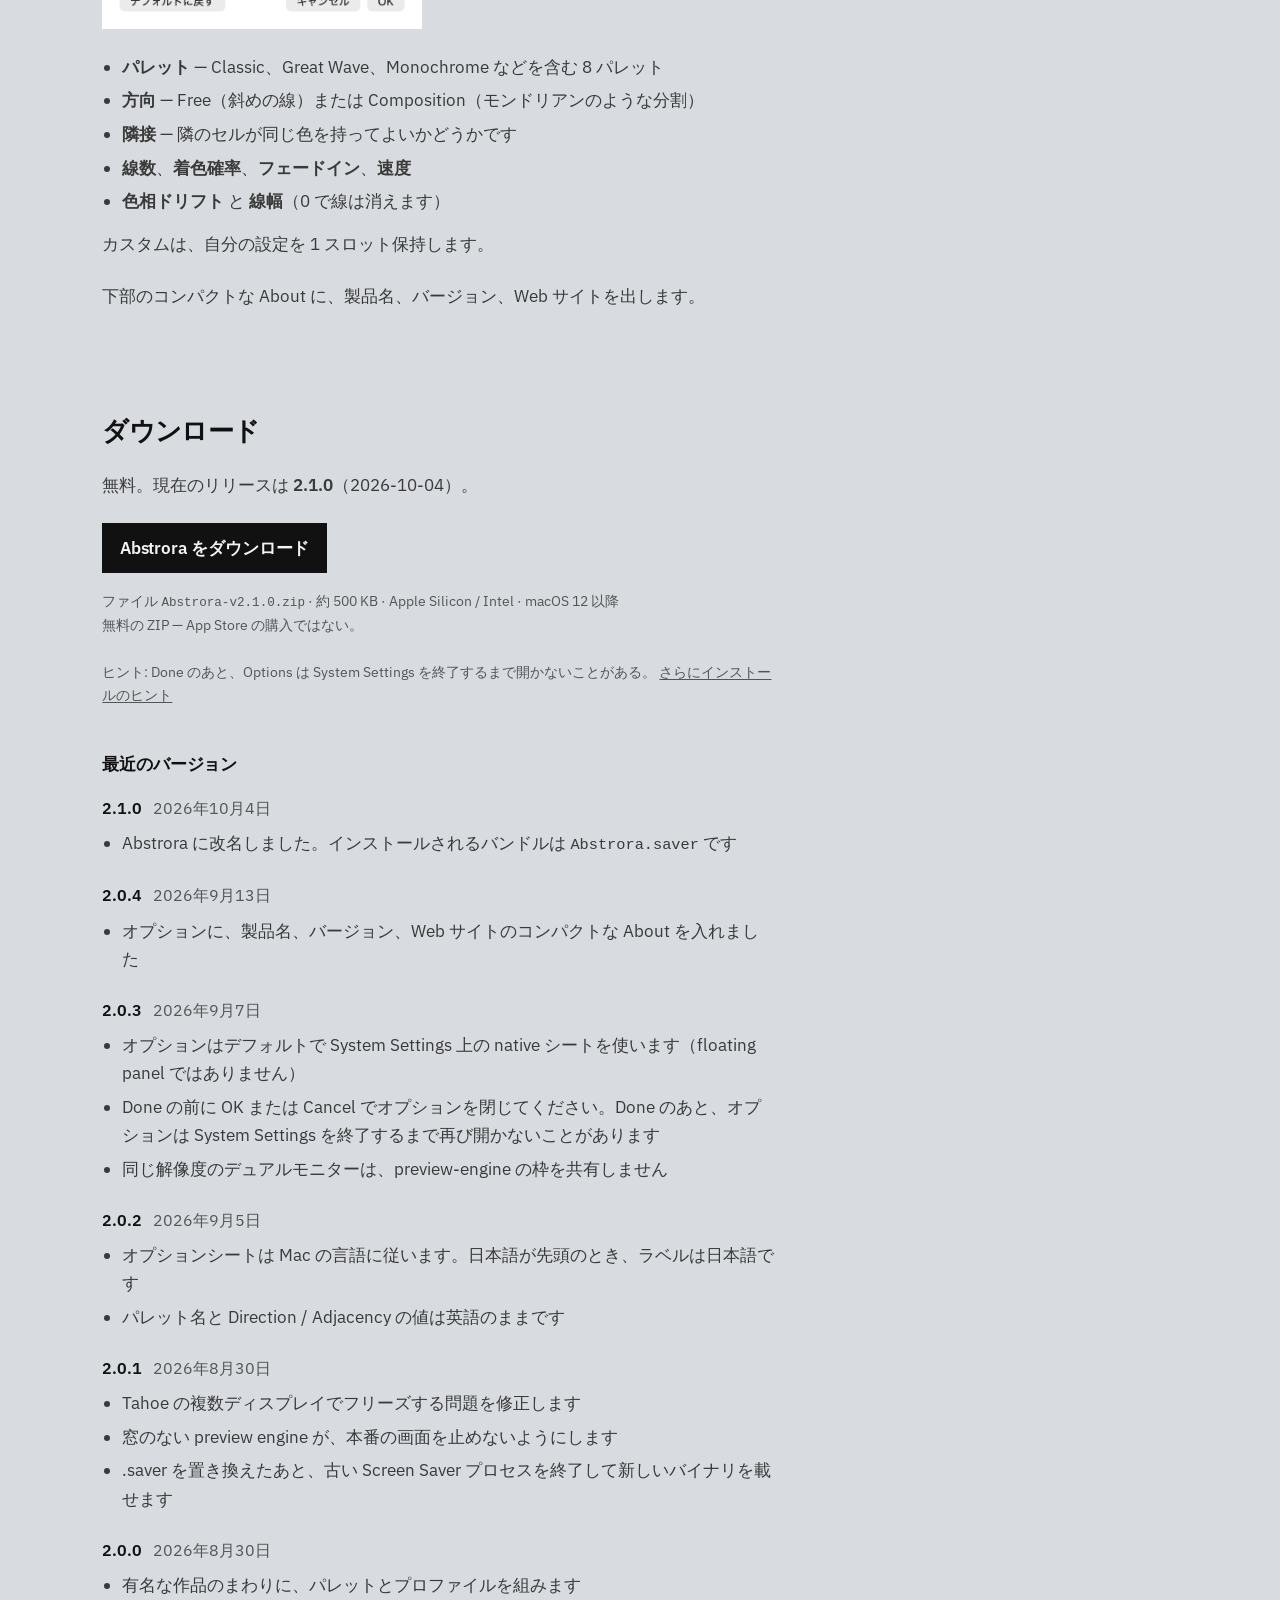
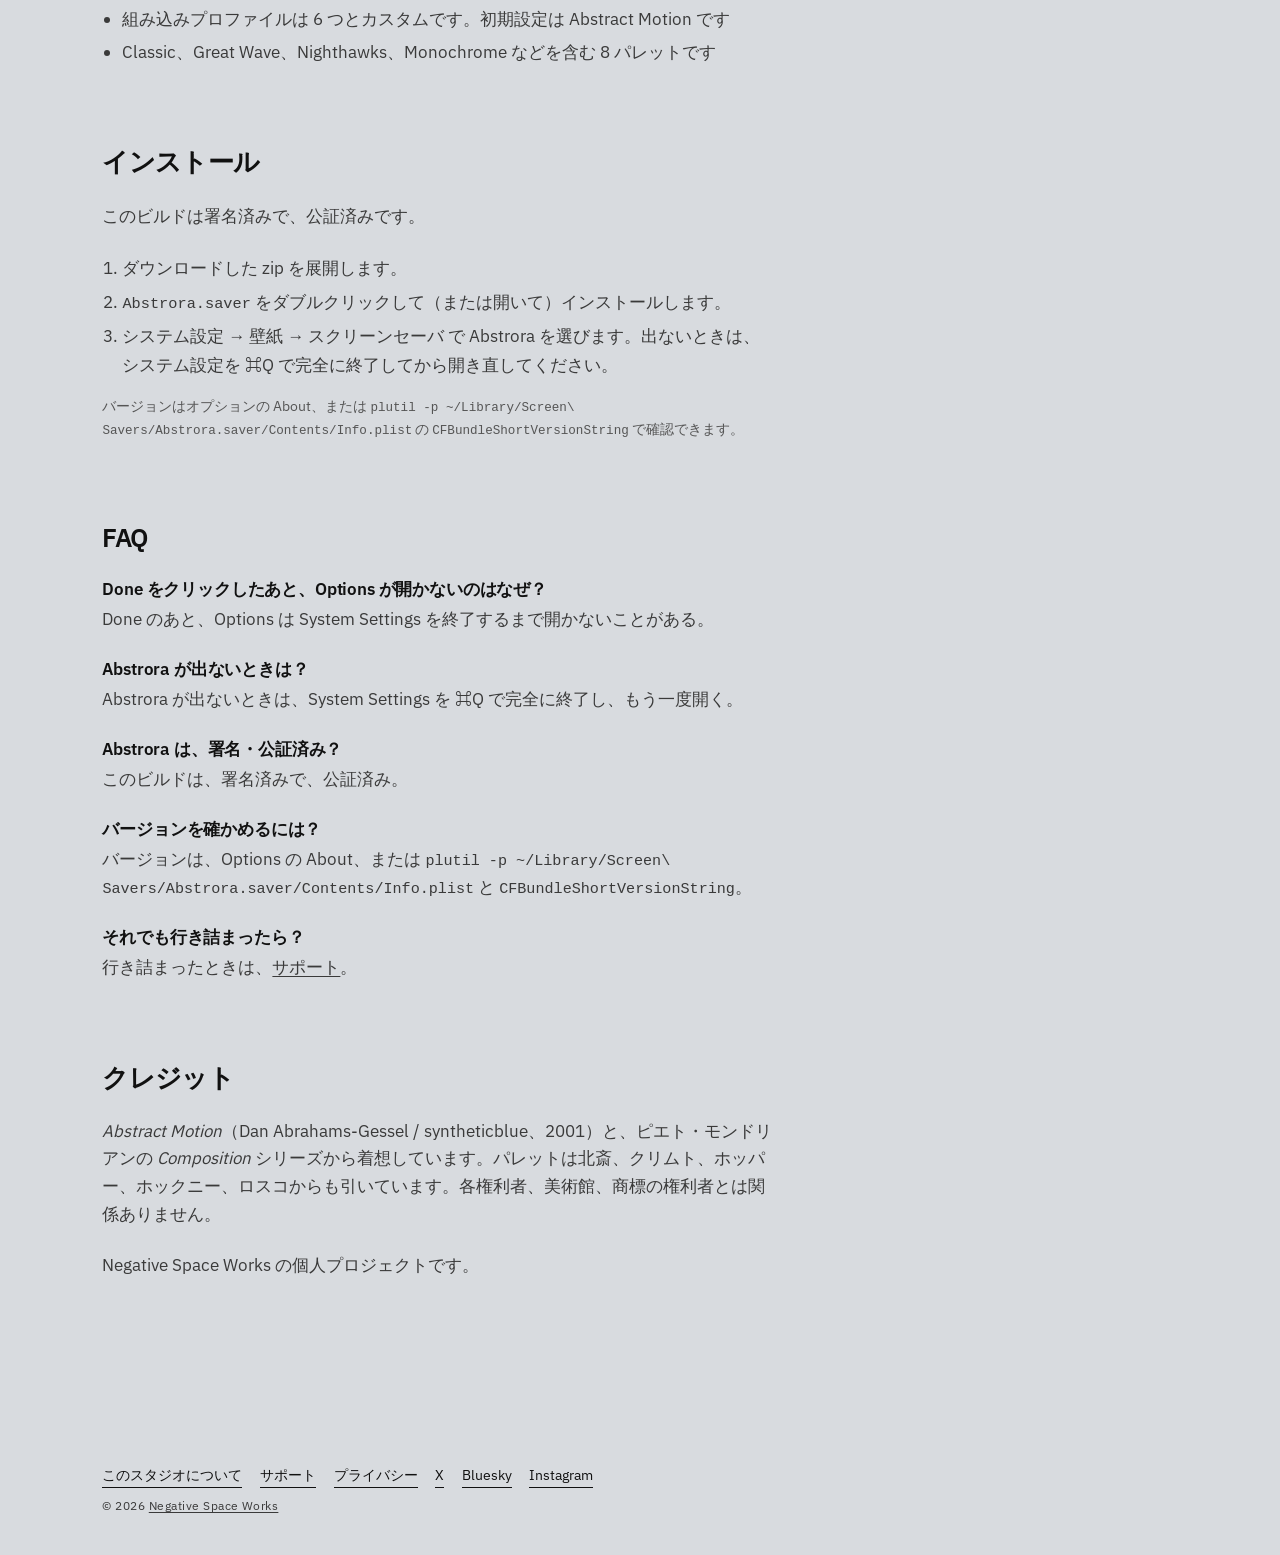
<file: ja/abstrora/index.html>
<!DOCTYPE html>
<html lang="ja" data-locale="ja" data-version="2.1.0" data-download="/abstrora/downloads/Abstrora-v2.1.0.zip">
<head>
  <meta charset="utf-8">
  <meta name="viewport" content="width=device-width, initial-scale=1">
  <title>Abstrora — 無料の macOS スクリーンセーバー</title>
  <meta name="description" content="色面が漂う。Abstract Motion から着想。macOS 12+。無料の ZIP。">
  <link rel="canonical" href="https://negativespace.works/ja/abstrora/">
  <meta property="og:type" content="website">
  <meta property="og:title" content="Abstrora — 無料の macOS スクリーンセーバー">
  <meta property="og:description" content="色面が漂う。Abstract Motion から着想。macOS 12+。無料の ZIP。">
  <meta property="og:image" content="https://negativespace.works/abstrora/assets/img/og.png">
  <meta property="og:image:width" content="1200">
  <meta property="og:image:height" content="630">
  <meta property="og:image:alt" content="色面が漂う。">
  <meta property="og:url" content="https://negativespace.works/ja/abstrora/">
  <meta property="og:locale" content="ja_JP">
  <meta property="og:locale:alternate" content="en_US">
  <meta name="twitter:card" content="summary_large_image">
  <meta name="twitter:title" content="Abstrora — 無料の macOS スクリーンセーバー">
  <meta name="twitter:description" content="色面が漂う。Abstract Motion から着想。macOS 12+。無料の ZIP。">
  <meta name="twitter:image" content="https://negativespace.works/abstrora/assets/img/og.png">
  <meta name="twitter:image:alt" content="色面が漂う。">
  <link rel="alternate" hreflang="en" href="https://negativespace.works/abstrora/">
  <link rel="alternate" hreflang="ja" href="https://negativespace.works/ja/abstrora/">
  <link rel="alternate" hreflang="x-default" href="https://negativespace.works/abstrora/">
  <link rel="icon" href="/assets/img/favicon-32.png" type="image/png" sizes="32x32">
  <link rel="icon" href="/assets/img/favicon-16.png" type="image/png" sizes="16x16">
  <link rel="apple-touch-icon" href="/assets/img/apple-touch-icon.png">
  <link rel="preload" href="/assets/fonts/IBMPlexSans-Regular.woff2" as="font" type="font/woff2" crossorigin>
  <link rel="stylesheet" href="/assets/css/site.css?v=20261006-copy5">
  <link rel="stylesheet" href="/abstrora/assets/css/product.css?v=20261006-copy3">
  <script src="/assets/js/lang.js"></script>
</head>
<body class="product">
  <header class="site-masthead">
    <div class="site-masthead__inner">
      <a class="site-masthead__home" href="/ja/" aria-label="Negative Space Works ホーム">
        <img class="site-masthead__logo" src="/assets/img/NSW-Lettermark-Black.png" width="102" height="22" alt="Negative Space Works">
      </a>
      <nav class="lang-switch" aria-label="言語">
        <a href="/abstrora/" lang="en" hreflang="en" data-set-locale="en">En</a>
        <span aria-hidden="true">|</span>
        <span lang="ja" aria-current="page">Ja</span>
      </nav>
    </div>
  </header>

  <main id="top">
    <section class="product-hero" aria-labelledby="hero-title">
      <div class="product-hero__media">
        <img src="/abstrora/assets/hero/catch.png" alt="" width="1280" height="720">
        <video
          class="product-hero__video"
          muted
          playsinline
          preload="none"
          poster="/abstrora/assets/hero/catch.png"
          data-src="/abstrora/assets/hero/catch.mp4">
        </video>
        <button type="button" class="product-hero__play" data-play-preview>プレビュー再生</button>
      </div>
      <div class="product-hero__copy">
        <p class="product-hero__kicker">macOS スクリーンセーバー · 無料</p>
        <h1 id="hero-title">Abstrora</h1>
        <p class="product-hero__lede">色面が漂う、無料の macOS スクリーンセーバー。Abstract Motion から着想。</p>
        <p class="trust-strip">無料 · 署名と公証済み · Apple Silicon &amp; Intel · macOS 12+</p>
        <p class="trust-strip__note">設定は、あなたの Mac に残る。</p>
        <div class="product-hero__actions">
          <a class="button" href="#download">無料でダウンロード</a>
          <p class="product-hero__helper">署名と公証済み · 約 500 KB · macOS 12+</p>
          <a class="product-hero__steps" href="#install">インストール手順を見る ↓</a>
        </div>
      </div>
    </section>

    <section class="section" aria-labelledby="background-heading">
      <h2 class="section__title" id="background-heading">背景</h2>
      <p class="section__body">OS X の最初の年に、モンドリアンのようなスクリーンセーバーがありました。<em>Abstract Motion</em>（2001、Dan Abrahams-Gessel）。PowerPC 専用でした。Apple Silicon では動きません。</p>
      <p class="section__body">Abstrora はその記憶から始まりました。色面が漂うものを、ネイティブの macOS .saver として組み直しました。パレットはモンドリアン、北斎、ホッパーなどにも向かいます。複製ではなく解釈であり、それらの権利者とは無関係のプロジェクトです。</p>
    </section>

    <section class="section" aria-labelledby="profiles-heading">
      <h2 class="section__title" id="profiles-heading">プロファイル</h2>
      <p class="section__lede">組み込みのプロファイルは 6 つです。コンピュータではサムネイルにマウスを重ねると再生します。スマートフォンでは、見えているカードが再生されます。タップで一時停止や切り替えができます。</p>

      <div class="profiles">
        <article class="profile-card" data-profile="abstractMotion" tabindex="0">
          <div class="profile-card__media">
            <img src="/abstrora/assets/profiles/abstractMotion.png" alt="" width="1280" height="720">
            <video muted playsinline preload="none" poster="/abstrora/assets/profiles/abstractMotion.png" data-src="/abstrora/assets/profiles/abstractMotion.mp4"></video>
            <span class="profile-card__hint" aria-hidden="true">再生</span>
          </div>
          <h3 class="profile-card__name">Abstract Motion</h3>
          <p class="profile-card__desc">斜めの線と、落ち着いた 12 色です。色相がゆっくり漂います。初期設定です。</p>
        </article>

        <article class="profile-card" data-profile="classicComposition" tabindex="0">
          <div class="profile-card__media">
            <img src="/abstrora/assets/profiles/classicComposition.png" alt="" width="1280" height="720">
            <video muted playsinline preload="none" poster="/abstrora/assets/profiles/classicComposition.png" data-src="/abstrora/assets/profiles/classicComposition.mp4"></video>
            <span class="profile-card__hint" aria-hidden="true">再生</span>
          </div>
          <h3 class="profile-card__name">Classic Composition</h3>
          <p class="profile-card__desc">原色とグレーです。太いグリッドがゆっくり組み変わります。</p>
        </article>

        <article class="profile-card" data-profile="minimalDrift" tabindex="0">
          <div class="profile-card__media">
            <img src="/abstrora/assets/profiles/minimalDrift.png" alt="" width="1280" height="720">
            <video muted playsinline preload="none" poster="/abstrora/assets/profiles/minimalDrift.png" data-src="/abstrora/assets/profiles/minimalDrift.mp4"></video>
            <span class="profile-card__hint" aria-hidden="true">再生</span>
          </div>
          <h3 class="profile-card__name">Minimal Drift</h3>
          <p class="profile-card__desc">モノクローム、広い余白、とても遅い動きです。</p>
        </article>

        <article class="profile-card" data-profile="greatWave" tabindex="0">
          <div class="profile-card__media">
            <img src="/abstrora/assets/profiles/greatWave.png" alt="" width="1280" height="720">
            <video muted playsinline preload="none" poster="/abstrora/assets/profiles/greatWave.png" data-src="/abstrora/assets/profiles/greatWave.mp4"></video>
            <span class="profile-card__hint" aria-hidden="true">再生</span>
          </div>
          <h3 class="profile-card__name">Great Wave</h3>
          <p class="profile-card__desc">北斎のプルシアンブルーです。飛沫のような短いフェードです。</p>
        </article>

        <article class="profile-card" data-profile="nighthawks" tabindex="0">
          <div class="profile-card__media">
            <img src="/abstrora/assets/profiles/nighthawks.png" alt="" width="1280" height="720">
            <video muted playsinline preload="none" poster="/abstrora/assets/profiles/nighthawks.png" data-src="/abstrora/assets/profiles/nighthawks.mp4"></video>
            <span class="profile-card__hint" aria-hidden="true">再生</span>
          </div>
          <h3 class="profile-card__name">Nighthawks</h3>
          <p class="profile-card__desc">ホッパーの深夜のカウンターです。直交する窓がゆっくり動きます。</p>
        </article>

        <article class="profile-card" data-profile="colorField" tabindex="0">
          <div class="profile-card__media">
            <img src="/abstrora/assets/profiles/colorField.png" alt="" width="1280" height="720">
            <video muted playsinline preload="none" poster="/abstrora/assets/profiles/colorField.png" data-src="/abstrora/assets/profiles/colorField.mp4"></video>
            <span class="profile-card__hint" aria-hidden="true">再生</span>
          </div>
          <h3 class="profile-card__name">Color Field</h3>
          <p class="profile-card__desc">線はありません。ロスコのオレンジと黄が呼吸します。</p>
        </article>
      </div>
      <p class="section__note">これらはブラウザ上のキャプチャです。インストールしたスクリーンセーバーとは構図が異なります。</p>
    </section>

    <section class="section" aria-labelledby="options-heading">
      <h2 class="section__title" id="options-heading">オプション</h2>
      <p class="section__lede">6 つのプロファイルは出発点です。オプションでは動きを細かく指定できます。</p>
      <div class="options-layout">
        <figure class="options-shot">
          <img src="/abstrora/assets/options/options-ja.png" width="730" height="1538" alt="Abstrora のオプションウィンドウです。プロファイルは Abstract Motion です。下部に About があります。">
        </figure>
        <div class="options-copy">
          <ul class="option-list">
            <li><strong>パレット</strong> — Classic、Great Wave、Monochrome などを含む 8 パレット</li>
            <li><strong>方向</strong> — Free（斜めの線）または Composition（モンドリアンのような分割）</li>
            <li><strong>隣接</strong> — 隣のセルが同じ色を持ってよいかどうかです</li>
            <li><strong>線数</strong>、<strong>着色確率</strong>、<strong>フェードイン</strong>、<strong>速度</strong></li>
            <li><strong>色相ドリフト</strong> と <strong>線幅</strong>（0 で線は消えます）</li>
          </ul>
          <p class="section__body">カスタムは、自分の設定を 1 スロット保持します。</p>
          <p class="section__body">下部のコンパクトな About に、製品名、バージョン、Web サイトを出します。</p>
        </div>
      </div>
    </section>

    <section class="section" id="download" aria-labelledby="download-heading">
      <h2 class="section__title" id="download-heading">ダウンロード</h2>
      <p class="section__lede">無料。現在のリリースは <strong>2.1.0</strong>（2026-10-04）。</p>
      <p>
        <a class="button" href="/abstrora/downloads/Abstrora-v2.1.0.zip">
          Abstrora をダウンロード
        </a>
      </p>
      <p class="file-meta">ファイル <code>Abstrora-v2.1.0.zip</code> · 約 500 KB · Apple Silicon / Intel · macOS 12 以降</p>
      <p class="section__note">無料の ZIP — App Store の購入ではない。</p>
      <p class="section__note">ヒント: Done のあと、Options は System Settings を終了するまで開かないことがある。 <a href="#install">さらにインストールのヒント</a></p>

      <h3 class="section__subtitle">最近のバージョン</h3>
      <div class="releases">
        <article class="release">
          <h4 class="release__title">2.1.0 <span class="release__date">2026年10月4日</span></h4>
          <ul>
            <li>Abstrora に改名しました。インストールされるバンドルは <code>Abstrora.saver</code> です</li>
          </ul>
        </article>
        <article class="release">
          <h4 class="release__title">2.0.4 <span class="release__date">2026年9月13日</span></h4>
          <ul>
            <li>オプションに、製品名、バージョン、Web サイトのコンパクトな About を入れました</li>
          </ul>
        </article>
        <article class="release">
          <h4 class="release__title">2.0.3 <span class="release__date">2026年9月7日</span></h4>
          <ul>
            <li>オプションはデフォルトで System Settings 上の native シートを使います（floating panel ではありません）</li>
            <li>Done の前に OK または Cancel でオプションを閉じてください。Done のあと、オプションは System Settings を終了するまで再び開かないことがあります</li>
            <li>同じ解像度のデュアルモニターは、preview-engine の枠を共有しません</li>
          </ul>
        </article>
        <article class="release">
          <h4 class="release__title">2.0.2 <span class="release__date">2026年9月5日</span></h4>
          <ul>
            <li>オプションシートは Mac の言語に従います。日本語が先頭のとき、ラベルは日本語です</li>
            <li>パレット名と Direction / Adjacency の値は英語のままです</li>
          </ul>
        </article>
        <article class="release">
          <h4 class="release__title">2.0.1 <span class="release__date">2026年8月30日</span></h4>
          <ul>
            <li>Tahoe の複数ディスプレイでフリーズする問題を修正します</li>
            <li>窓のない preview engine が、本番の画面を止めないようにします</li>
            <li>.saver を置き換えたあと、古い Screen Saver プロセスを終了して新しいバイナリを載せます</li>
          </ul>
        </article>
        <article class="release">
          <h4 class="release__title">2.0.0 <span class="release__date">2026年8月30日</span></h4>
          <ul>
            <li>有名な作品のまわりに、パレットとプロファイルを組みます</li>
            <li>組み込みプロファイルは 6 つとカスタムです。初期設定は Abstract Motion です</li>
            <li>Classic、Great Wave、Nighthawks、Monochrome などを含む 8 パレットです</li>
          </ul>
        </article>
      </div>
    </section>

    <section class="section" id="install" aria-labelledby="install-heading">
      <h2 class="section__title" id="install-heading">インストール</h2>
      <p class="section__lede">このビルドは署名済みで、公証済みです。</p>
      <ol class="steps">
        <li>ダウンロードした zip を展開します。</li>
        <li><code>Abstrora.saver</code> をダブルクリックして（または開いて）インストールします。</li>
        <li>システム設定 → 壁紙 → スクリーンセーバ で Abstrora を選びます。出ないときは、システム設定を ⌘Q で完全に終了してから開き直してください。</li>
      </ol>
      <p class="section__note">バージョンはオプションの About、または <code>plutil -p ~/Library/Screen\ Savers/Abstrora.saver/Contents/Info.plist</code> の <code>CFBundleShortVersionString</code> で確認できます。</p>
    </section>

    <section class="section" id="faq" aria-labelledby="faq-heading">
      <h2 class="section__title" id="faq-heading">FAQ</h2>
      <h3 class="faq__q">Done をクリックしたあと、Options が開かないのはなぜ？</h3>
      <p class="section__body">Done のあと、Options は System Settings を終了するまで開かないことがある。</p>
      <h3 class="faq__q">Abstrora が出ないときは？</h3>
      <p class="section__body">Abstrora が出ないときは、System Settings を ⌘Q で完全に終了し、もう一度開く。</p>
      <h3 class="faq__q">Abstrora は、署名・公証済み？</h3>
      <p class="section__body">このビルドは、署名済みで、公証済み。</p>
      <h3 class="faq__q">バージョンを確かめるには？</h3>
      <p class="section__body">バージョンは、Options の About、または <code>plutil -p ~/Library/Screen\ Savers/Abstrora.saver/Contents/Info.plist</code> と <code>CFBundleShortVersionString</code>。</p>
      <h3 class="faq__q">それでも行き詰まったら？</h3>
      <p class="section__body">行き詰まったときは、<a href="/ja/support/">サポート</a>。</p>
    </section>

    <section class="section" aria-labelledby="credits-heading">
      <h2 class="section__title" id="credits-heading">クレジット</h2>
      <p class="section__body"><em>Abstract Motion</em>（Dan Abrahams-Gessel / syntheticblue、2001）と、ピエト・モンドリアンの <em>Composition</em> シリーズから着想しています。パレットは北斎、クリムト、ホッパー、ホックニー、ロスコからも引いています。各権利者、美術館、商標の権利者とは関係ありません。</p>
      <p class="section__body">Negative Space Works の個人プロジェクトです。</p>
    </section>
  </main>

  <footer class="site-footer">
    <div class="site-footer__inner">
      <nav class="site-footer__nav" aria-label="フッター">
        <a href="/ja/about/">このスタジオについて</a>
        <a href="/ja/support/">サポート</a>
        <a href="/ja/privacy/">プライバシー</a>
        <a href="https://x.com/negativespace_w">X</a>
        <a href="https://bsky.app/profile/negativespaceworks.bsky.social">Bluesky</a>
        <a href="https://www.instagram.com/negativespaceworks/">Instagram</a>
      </nav>
      <p class="site-footer__copy">© 2026 <a href="/ja/">Negative Space Works</a></p>
    </div>
  </footer>
  <script src="/abstrora/assets/js/site.js"></script>
  <!-- Cloudflare Web Analytics --><script type='module' src='https://static.cloudflareinsights.com/beacon.min.js' data-cf-beacon='{"token": "0f3e736820654952aa6436137511f64e"}'></script><!-- End Cloudflare Web Analytics -->
</body>
</html>
</file>
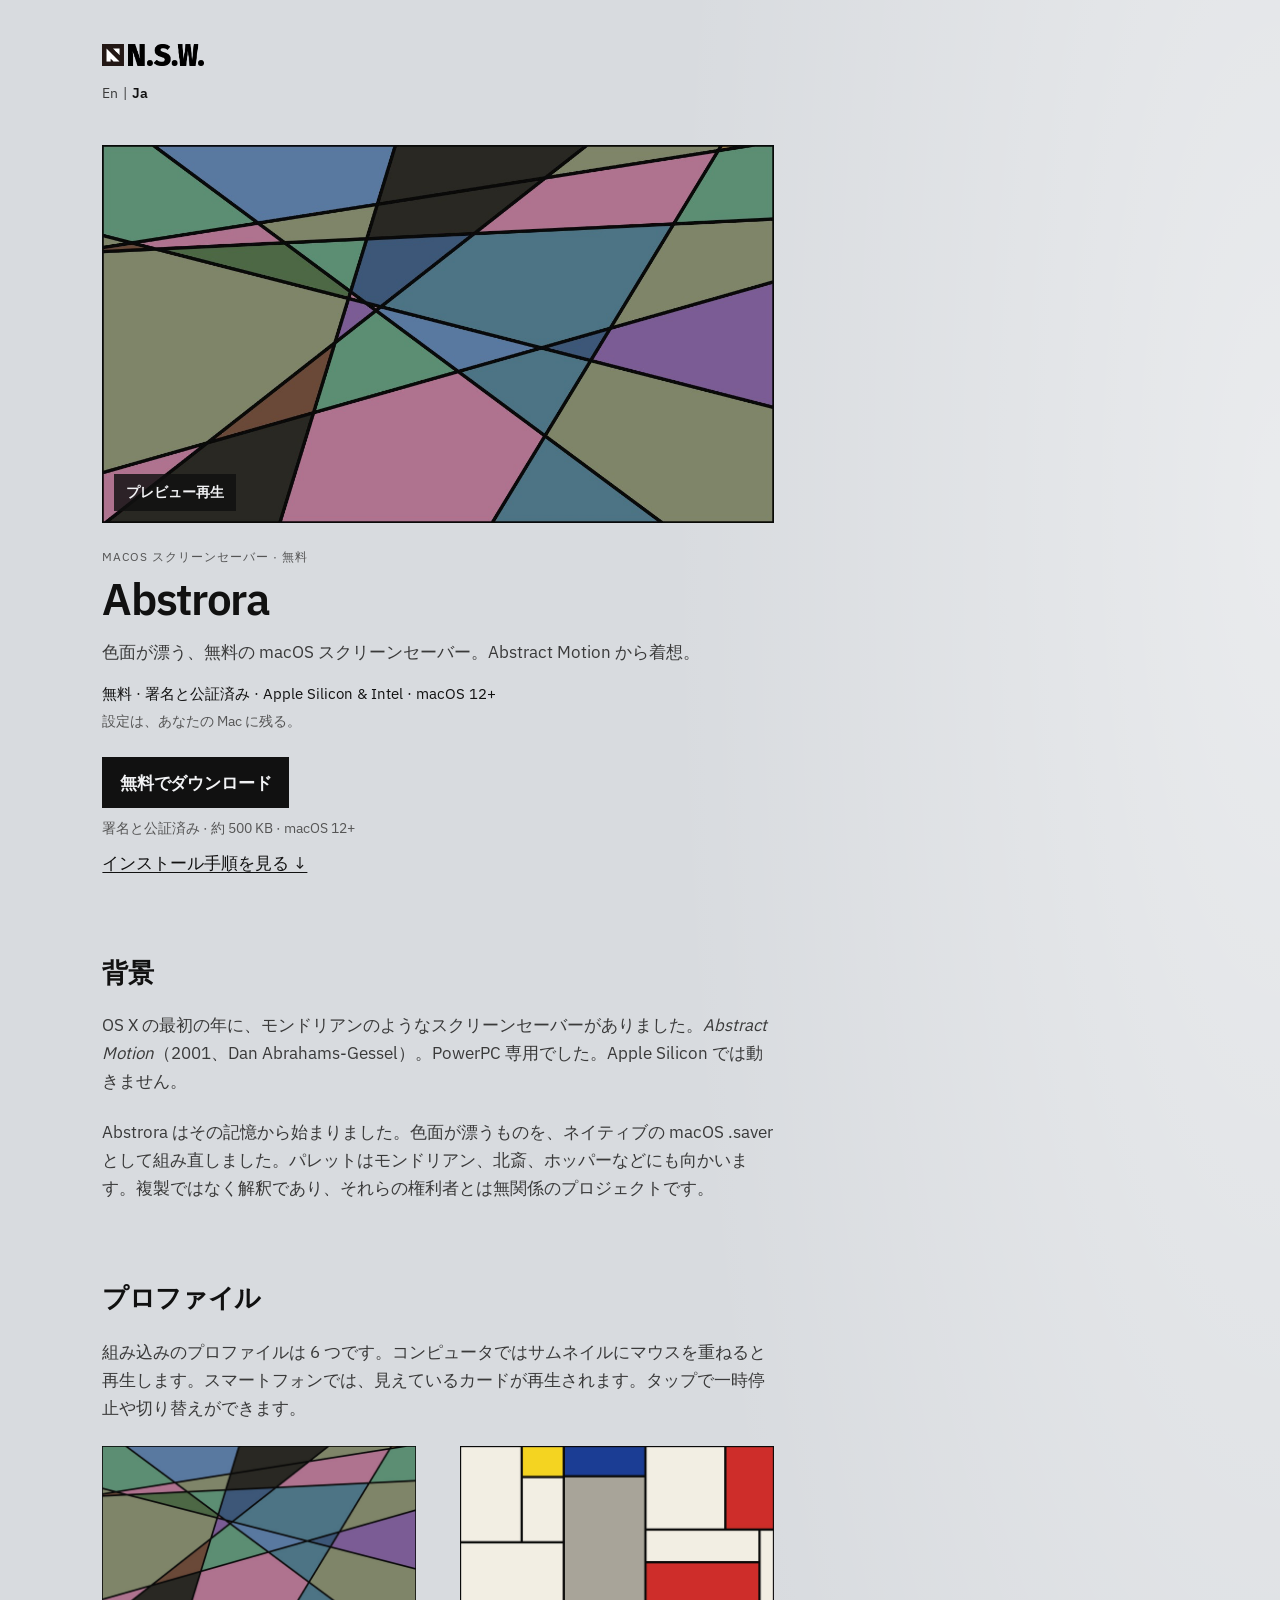
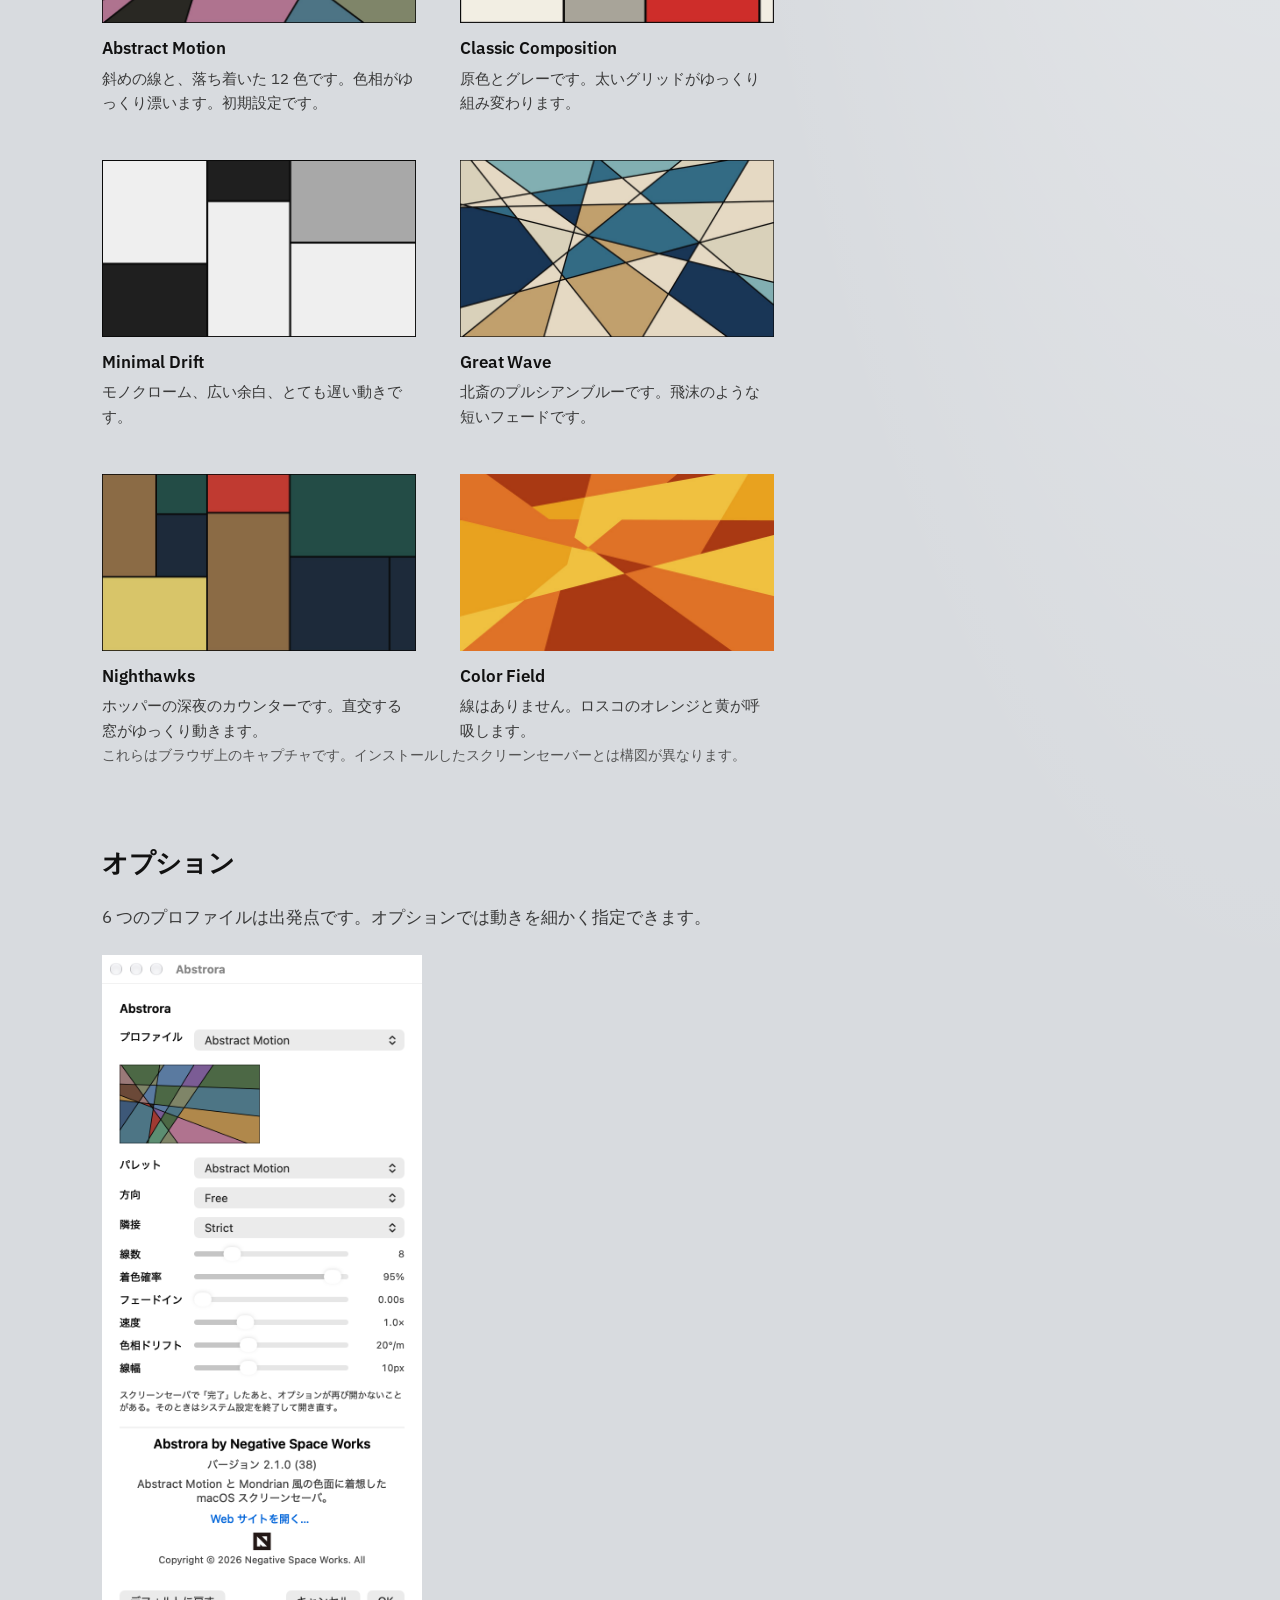
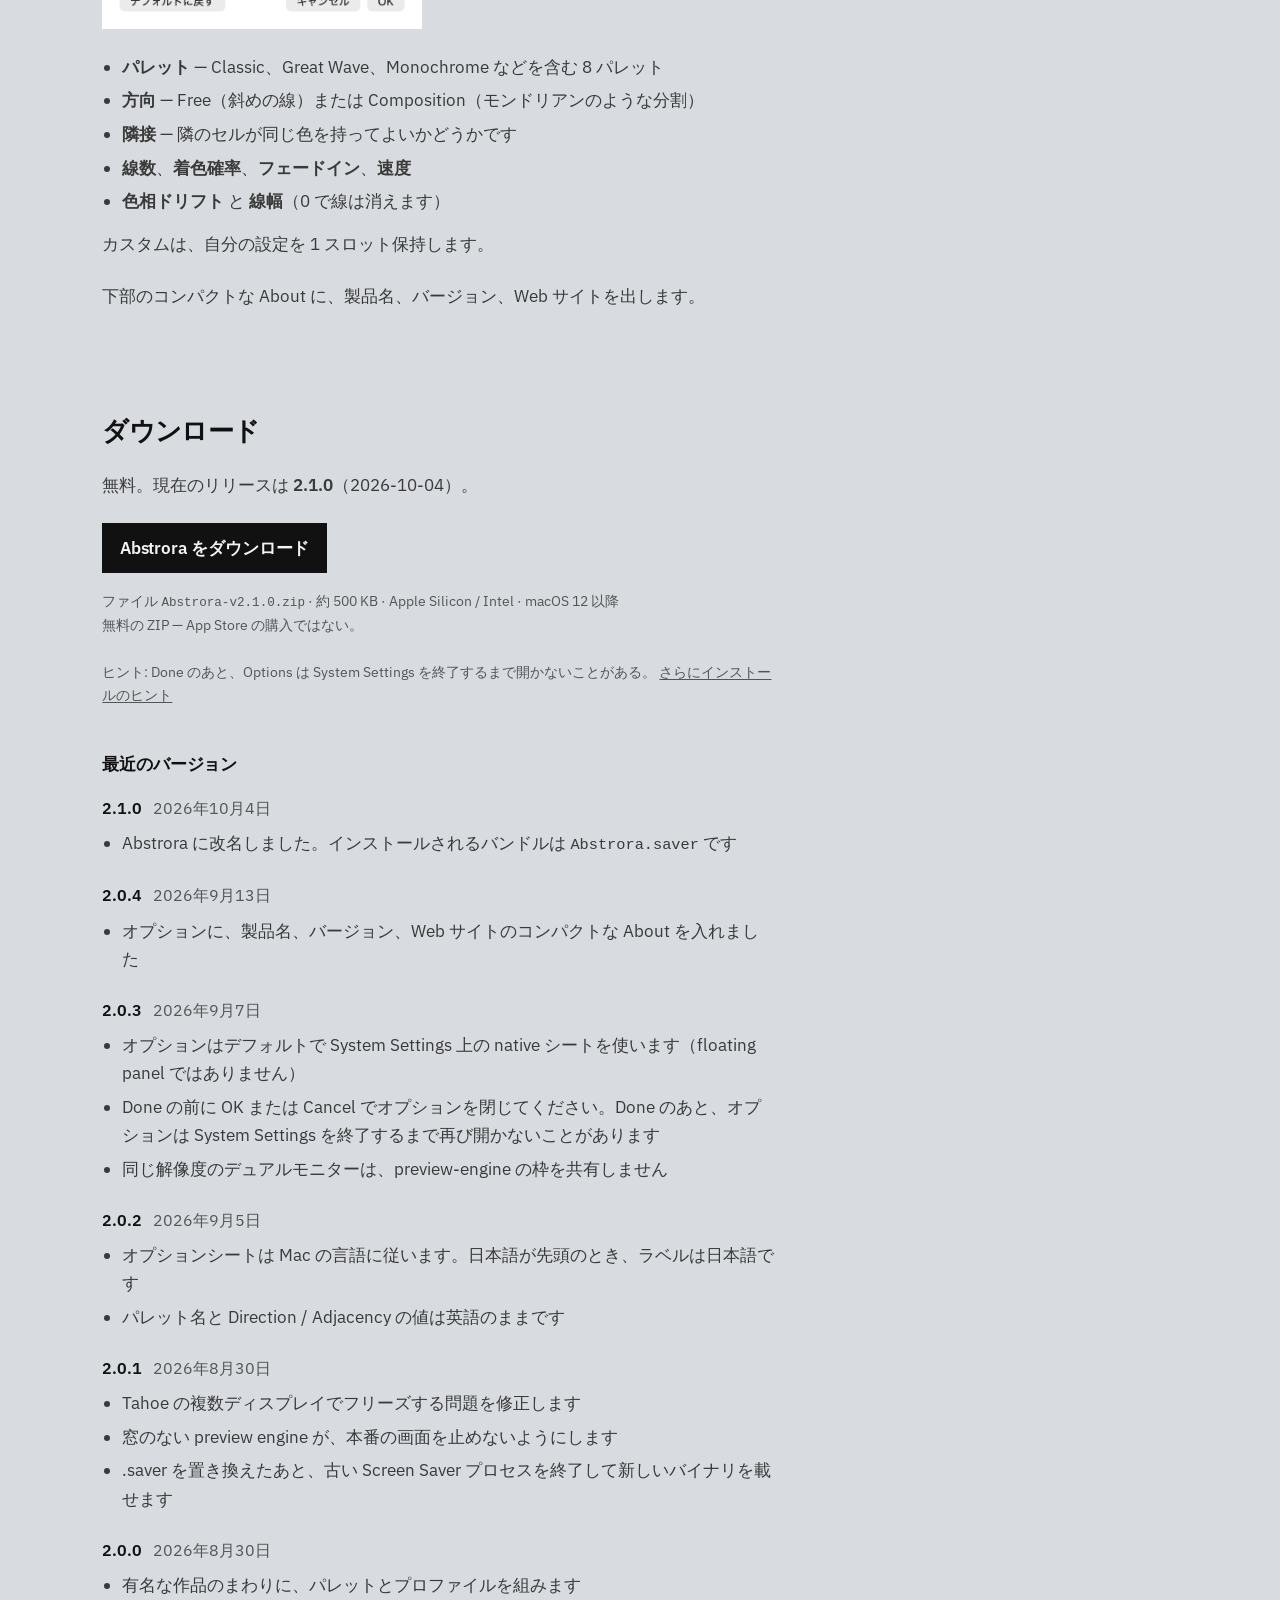
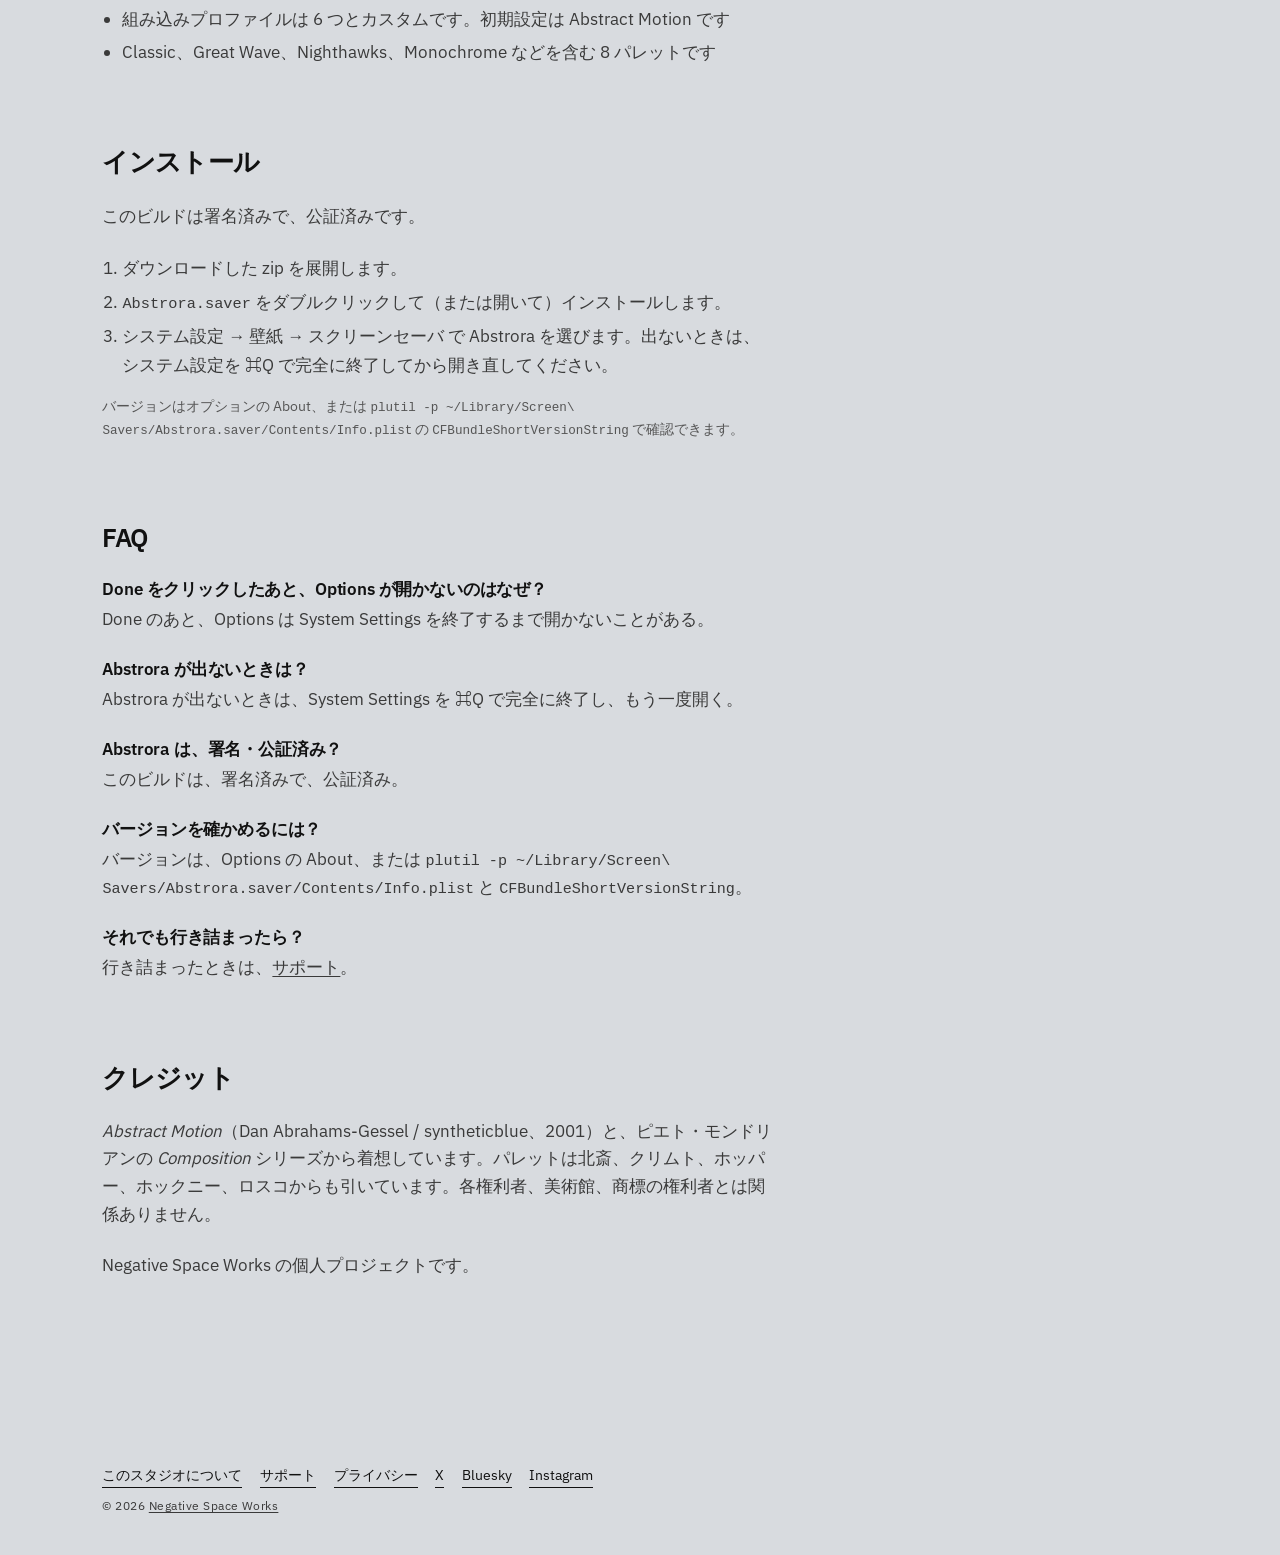
<file: ja/driftile/index.html>
<!DOCTYPE html>
<html lang="ja">
<head>
  <meta charset="utf-8">
  <meta name="viewport" content="width=device-width, initial-scale=1">
  <title>Abstrora へ移動しました</title>
  <meta name="robots" content="noindex, follow">
  <link rel="canonical" href="https://negativespace.works/ja/abstrora/">
  <meta http-equiv="refresh" content="0; url=/ja/abstrora/">
  <link rel="icon" href="/assets/img/favicon-32.png" type="image/png" sizes="32x32">
  <link rel="icon" href="/assets/img/favicon-16.png" type="image/png" sizes="16x16">
  <style>
    body {
      margin: 2rem;
      font-family: system-ui, sans-serif;
      line-height: 1.5;
    }
  </style>
</head>
<body>
  <p>この製品は <a href="/ja/abstrora/">Abstrora</a> になりました。</p>
  <script>location.replace("/ja/abstrora/");</script>
  <!-- Cloudflare Web Analytics --><script type='module' src='https://static.cloudflareinsights.com/beacon.min.js' data-cf-beacon='{"token": "0f3e736820654952aa6436137511f64e"}'></script><!-- End Cloudflare Web Analytics -->
</body>
</html>
</file>
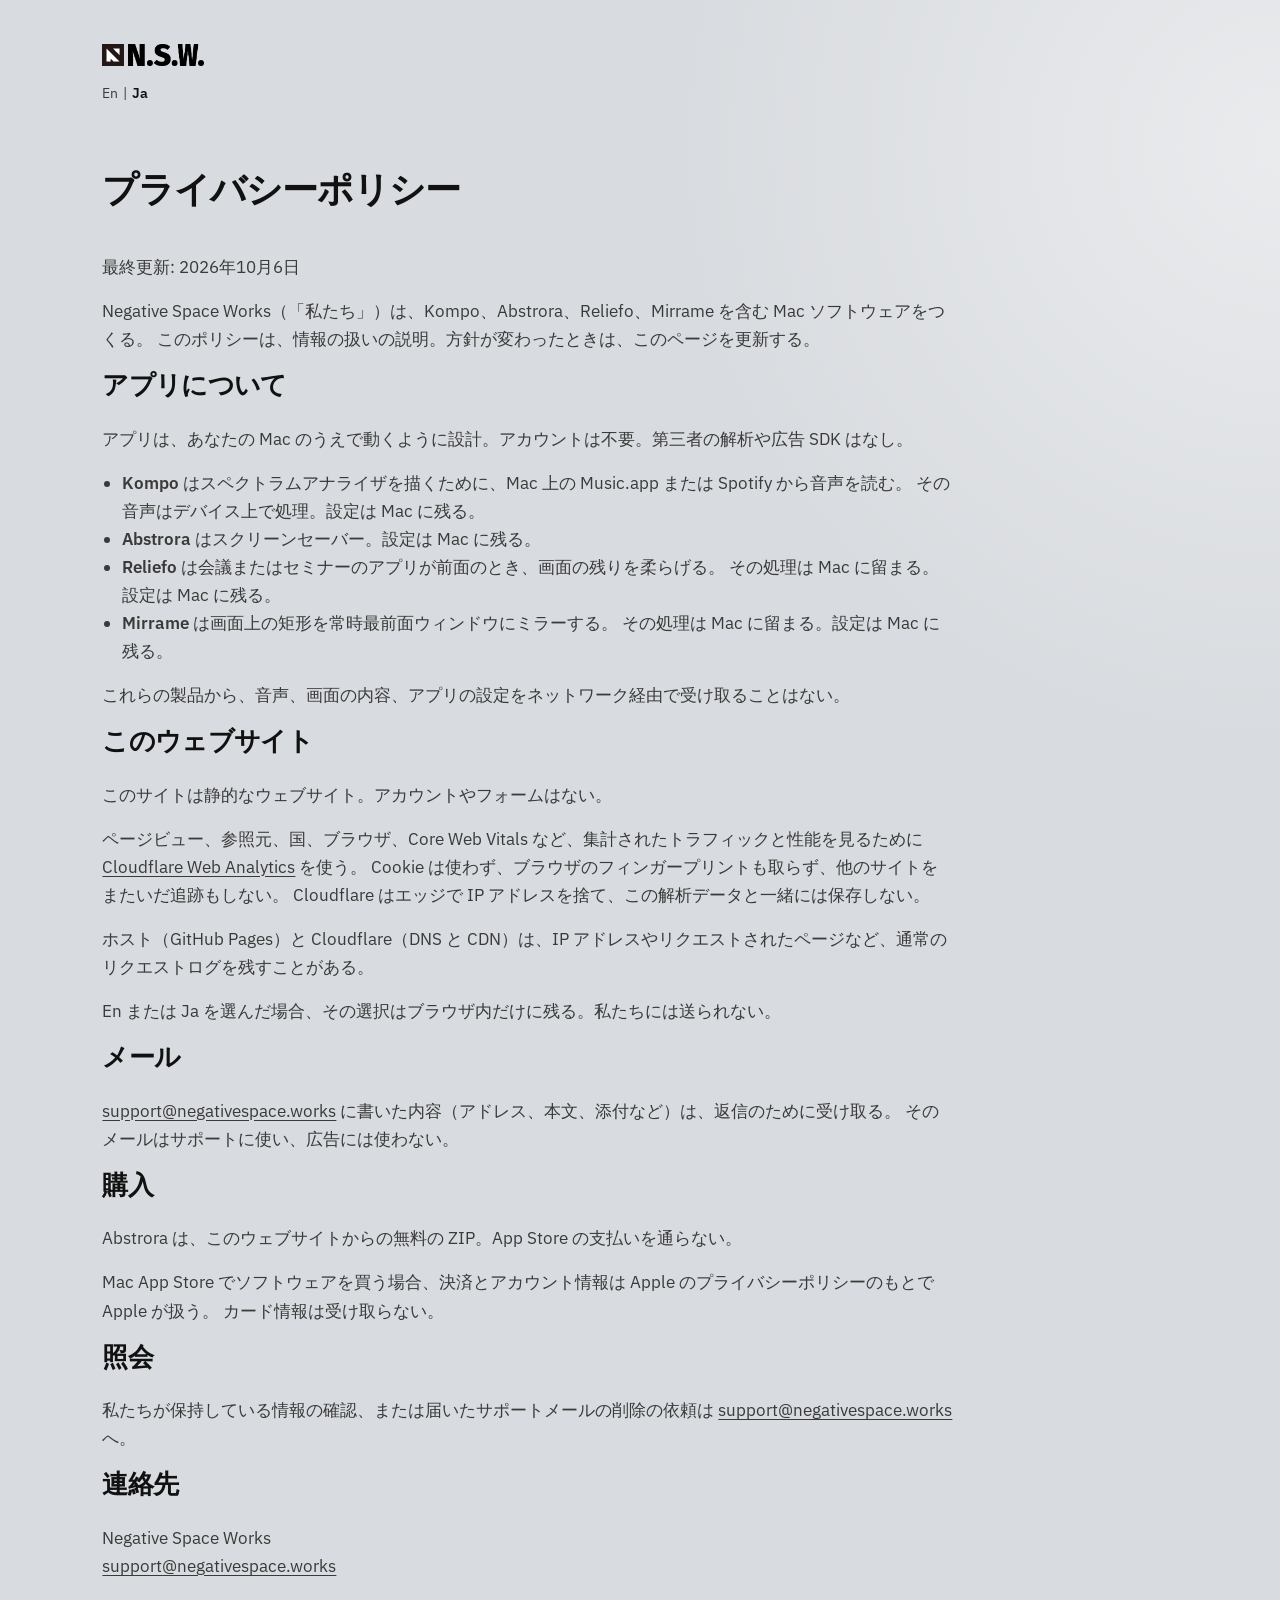
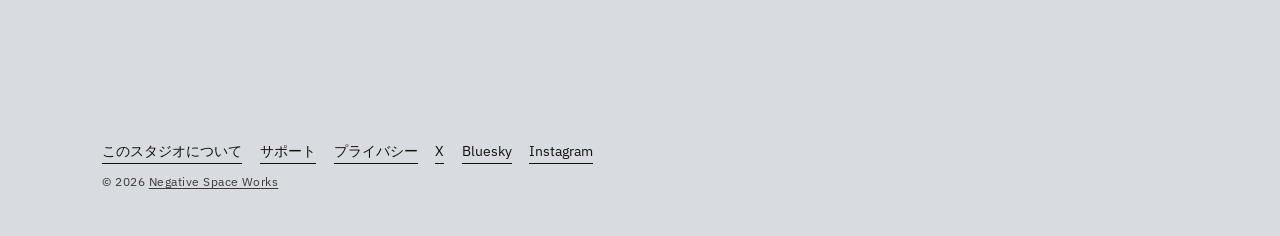
<file: ja/privacy/index.html>
<!DOCTYPE html>
<html lang="ja" data-locale="ja">
<head>
  <meta charset="utf-8">
  <meta name="viewport" content="width=device-width, initial-scale=1">
  <title>プライバシーポリシー — Negative Space Works</title>
  <meta name="description" content="Negative Space Works のソフトウェアと、このウェブサイトのプライバシーポリシー。">
  <link rel="canonical" href="https://negativespace.works/ja/privacy/">
  <meta property="og:type" content="website">
  <meta property="og:site_name" content="Negative Space Works">
  <meta property="og:title" content="プライバシーポリシー — Negative Space Works">
  <meta property="og:description" content="Negative Space Works のソフトウェアと、このウェブサイトのプライバシーポリシー。">
  <meta property="og:image" content="https://negativespace.works/assets/img/og-image.png">
  <meta property="og:url" content="https://negativespace.works/ja/privacy/">
  <meta property="og:locale" content="ja_JP">
  <meta property="og:locale:alternate" content="en_US">
  <meta name="twitter:card" content="summary_large_image">
  <meta name="twitter:title" content="プライバシーポリシー — Negative Space Works">
  <meta name="twitter:description" content="Negative Space Works のソフトウェアと、このウェブサイトのプライバシーポリシー。">
  <meta name="twitter:image" content="https://negativespace.works/assets/img/og-image.png">
  <link rel="alternate" hreflang="en" href="https://negativespace.works/privacy/">
  <link rel="alternate" hreflang="ja" href="https://negativespace.works/ja/privacy/">
  <link rel="alternate" hreflang="x-default" href="https://negativespace.works/privacy/">
  <script type="application/ld+json">
  {
    "@context": "https://schema.org",
    "@type": "WebPage",
    "url": "https://negativespace.works/ja/privacy/",
    "name": "プライバシーポリシー — Negative Space Works",
    "description": "Negative Space Works のソフトウェアと、このウェブサイトのプライバシーポリシー。",
    "inLanguage": "ja",
    "isPartOf": {
      "@type": "WebSite",
      "name": "Negative Space Works",
      "url": "https://negativespace.works/"
    }
  }
  </script>
  <link rel="icon" href="/favicon.ico" sizes="48x48">
  <link rel="icon" href="/assets/img/favicon-32.png" type="image/png" sizes="32x32">
  <link rel="icon" href="/assets/img/favicon-16.png" type="image/png" sizes="16x16">
  <link rel="apple-touch-icon" href="/assets/img/apple-touch-icon.png">
  <link rel="stylesheet" href="/assets/css/site.css?v=20261006-copy5">
  <script src="/assets/js/lang.js"></script>
</head>
<body>
  <header class="site-masthead">
    <div class="site-masthead__inner">
      <a class="site-masthead__home" href="/ja/" aria-label="Negative Space Works ホーム">
        <img class="site-masthead__logo" src="/assets/img/NSW-Lettermark-Black.png" width="102" height="22" alt="Negative Space Works">
      </a>
      <nav class="lang-switch" aria-label="言語">
        <a href="/privacy/" lang="en" hreflang="en" data-set-locale="en">En</a>
        <span aria-hidden="true">|</span>
        <span lang="ja" aria-current="page">Ja</span>
      </nav>
    </div>
  </header>

  <main>
    <h1 class="page-title">プライバシーポリシー</h1>
    <div class="prose">
      <p>最終更新: 2026年10月6日</p>
      <p>
        Negative Space Works（「私たち」）は、Kompo、Abstrora、Reliefo、Mirrame を含む Mac ソフトウェアをつくる。
        このポリシーは、情報の扱いの説明。方針が変わったときは、このページを更新する。
      </p>

      <h2 class="section__title">アプリについて</h2>
      <p>
        アプリは、あなたの Mac のうえで動くように設計。アカウントは不要。第三者の解析や広告 SDK はなし。
      </p>
      <ul>
        <li>
          <strong>Kompo</strong> はスペクトラムアナライザを描くために、Mac 上の Music.app または Spotify から音声を読む。
          その音声はデバイス上で処理。設定は Mac に残る。
        </li>
        <li>
          <strong>Abstrora</strong> はスクリーンセーバー。設定は Mac に残る。
        </li>
        <li>
          <strong>Reliefo</strong> は会議またはセミナーのアプリが前面のとき、画面の残りを柔らげる。
          その処理は Mac に留まる。設定は Mac に残る。
        </li>
        <li>
          <strong>Mirrame</strong> は画面上の矩形を常時最前面ウィンドウにミラーする。
          その処理は Mac に留まる。設定は Mac に残る。
        </li>
      </ul>
      <p>
        これらの製品から、音声、画面の内容、アプリの設定をネットワーク経由で受け取ることはない。
      </p>

      <h2 class="section__title">このウェブサイト</h2>
      <p>
        このサイトは静的なウェブサイト。アカウントやフォームはない。
      </p>
      <p>
        ページビュー、参照元、国、ブラウザ、Core Web Vitals など、集計されたトラフィックと性能を見るために
        <a href="https://www.cloudflare.com/web-analytics/">Cloudflare Web Analytics</a>
        を使う。
        Cookie は使わず、ブラウザのフィンガープリントも取らず、他のサイトをまたいだ追跡もしない。
        Cloudflare はエッジで IP アドレスを捨て、この解析データと一緒には保存しない。
      </p>
      <p>
        ホスト（GitHub Pages）と Cloudflare（DNS と CDN）は、IP アドレスやリクエストされたページなど、通常のリクエストログを残すことがある。
      </p>
      <p>
        En または Ja を選んだ場合、その選択はブラウザ内だけに残る。私たちには送られない。
      </p>

      <h2 class="section__title">メール</h2>
      <p>
        <a href="mailto:support@negativespace.works">support@negativespace.works</a>
        に書いた内容（アドレス、本文、添付など）は、返信のために受け取る。
        そのメールはサポートに使い、広告には使わない。
      </p>

      <h2 class="section__title">購入</h2>
      <p>
        Abstrora は、このウェブサイトからの無料の ZIP。App Store の支払いを通らない。
      </p>
      <p>
        Mac App Store でソフトウェアを買う場合、決済とアカウント情報は Apple のプライバシーポリシーのもとで Apple が扱う。
        カード情報は受け取らない。
      </p>

      <h2 class="section__title">照会</h2>
      <p>
        私たちが保持している情報の確認、または届いたサポートメールの削除の依頼は
        <a href="mailto:support@negativespace.works">support@negativespace.works</a>
        へ。
      </p>

      <h2 class="section__title">連絡先</h2>
      <p>
        Negative Space Works<br>
        <a href="mailto:support@negativespace.works">support@negativespace.works</a>
      </p>
    </div>
  </main>

  <footer class="site-footer">
    <div class="site-footer__inner">
      <nav class="site-footer__nav" aria-label="フッター">
        <a href="/ja/about/">このスタジオについて</a>
        <a href="/ja/support/">サポート</a>
        <a href="/ja/privacy/">プライバシー</a>
        <a href="https://x.com/negativespace_w">X</a>
        <a href="https://bsky.app/profile/negativespaceworks.bsky.social">Bluesky</a>
        <a href="https://www.instagram.com/negativespaceworks/">Instagram</a>
      </nav>
      <p class="site-footer__copy">© 2026 <a href="/ja/">Negative Space Works</a></p>
    </div>
  </footer>
  <!-- Cloudflare Web Analytics --><script type='module' src='https://static.cloudflareinsights.com/beacon.min.js' data-cf-beacon='{"token": "0f3e736820654952aa6436137511f64e"}'></script><!-- End Cloudflare Web Analytics -->
</body>
</html>
</file>
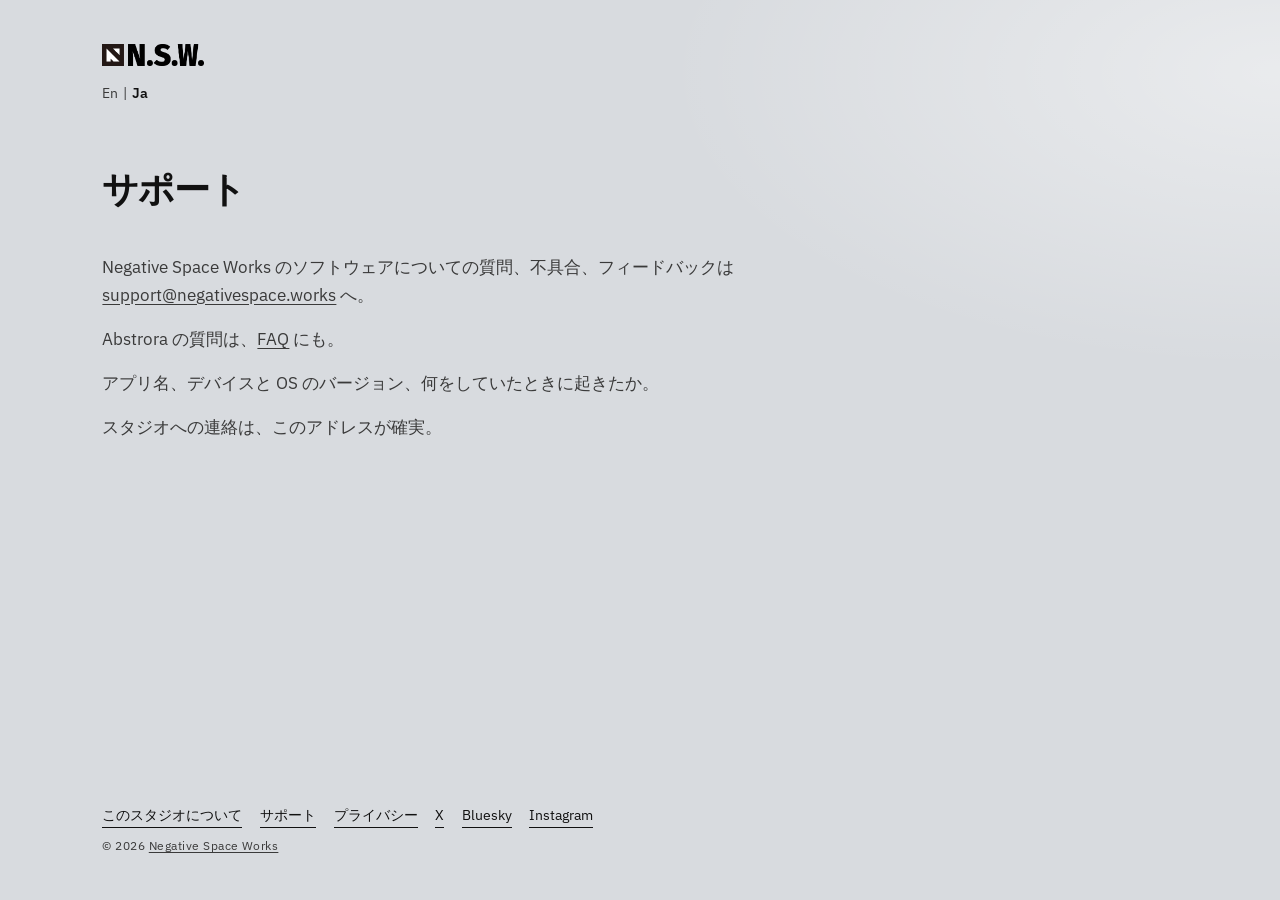
<file: ja/support/index.html>
<!DOCTYPE html>
<html lang="ja" data-locale="ja">
<head>
  <meta charset="utf-8">
  <meta name="viewport" content="width=device-width, initial-scale=1">
  <title>サポート — Negative Space Works</title>
  <meta name="description" content="Negative Space Works のソフトウェアについて。support@negativespace.works へ。">
  <link rel="canonical" href="https://negativespace.works/ja/support/">
  <meta property="og:type" content="website">
  <meta property="og:site_name" content="Negative Space Works">
  <meta property="og:title" content="サポート — Negative Space Works">
  <meta property="og:description" content="Negative Space Works のソフトウェアについて。support@negativespace.works へ。">
  <meta property="og:image" content="https://negativespace.works/assets/img/og-image.png">
  <meta property="og:url" content="https://negativespace.works/ja/support/">
  <meta property="og:locale" content="ja_JP">
  <meta property="og:locale:alternate" content="en_US">
  <meta name="twitter:card" content="summary_large_image">
  <meta name="twitter:title" content="サポート — Negative Space Works">
  <meta name="twitter:description" content="Negative Space Works のソフトウェアについて。support@negativespace.works へ。">
  <meta name="twitter:image" content="https://negativespace.works/assets/img/og-image.png">
  <link rel="alternate" hreflang="en" href="https://negativespace.works/support/">
  <link rel="alternate" hreflang="ja" href="https://negativespace.works/ja/support/">
  <link rel="alternate" hreflang="x-default" href="https://negativespace.works/support/">
  <script type="application/ld+json">
  {
    "@context": "https://schema.org",
    "@type": "WebPage",
    "url": "https://negativespace.works/ja/support/",
    "name": "サポート — Negative Space Works",
    "description": "Negative Space Works のソフトウェアについて。support@negativespace.works へ。",
    "inLanguage": "ja",
    "isPartOf": {
      "@type": "WebSite",
      "name": "Negative Space Works",
      "url": "https://negativespace.works/"
    }
  }
  </script>
  <link rel="icon" href="/favicon.ico" sizes="48x48">
  <link rel="icon" href="/assets/img/favicon-32.png" type="image/png" sizes="32x32">
  <link rel="icon" href="/assets/img/favicon-16.png" type="image/png" sizes="16x16">
  <link rel="apple-touch-icon" href="/assets/img/apple-touch-icon.png">
  <link rel="stylesheet" href="/assets/css/site.css?v=20261006-copy5">
  <script src="/assets/js/lang.js"></script>
</head>
<body>
  <header class="site-masthead">
    <div class="site-masthead__inner">
      <a class="site-masthead__home" href="/ja/" aria-label="Negative Space Works ホーム">
        <img class="site-masthead__logo" src="/assets/img/NSW-Lettermark-Black.png" width="102" height="22" alt="Negative Space Works">
      </a>
      <nav class="lang-switch" aria-label="言語">
        <a href="/support/" lang="en" hreflang="en" data-set-locale="en">En</a>
        <span aria-hidden="true">|</span>
        <span lang="ja" aria-current="page">Ja</span>
      </nav>
    </div>
  </header>

  <main>
    <h1 class="page-title">サポート</h1>
    <div class="prose">
      <p>
        Negative Space Works のソフトウェアについての質問、不具合、フィードバックは
        <a href="mailto:support@negativespace.works">support@negativespace.works</a>
        へ。
      </p>
      <p>
        Abstrora の質問は、<a href="/ja/abstrora/#faq">FAQ</a> にも。
      </p>
      <p>
        アプリ名、デバイスと OS のバージョン、何をしていたときに起きたか。
      </p>
      <p>
        スタジオへの連絡は、このアドレスが確実。
      </p>
    </div>
  </main>

  <footer class="site-footer">
    <div class="site-footer__inner">
      <nav class="site-footer__nav" aria-label="フッター">
        <a href="/ja/about/">このスタジオについて</a>
        <a href="/ja/support/">サポート</a>
        <a href="/ja/privacy/">プライバシー</a>
        <a href="https://x.com/negativespace_w">X</a>
        <a href="https://bsky.app/profile/negativespaceworks.bsky.social">Bluesky</a>
        <a href="https://www.instagram.com/negativespaceworks/">Instagram</a>
      </nav>
      <p class="site-footer__copy">© 2026 <a href="/ja/">Negative Space Works</a></p>
    </div>
  </footer>
  <!-- Cloudflare Web Analytics --><script type='module' src='https://static.cloudflareinsights.com/beacon.min.js' data-cf-beacon='{"token": "0f3e736820654952aa6436137511f64e"}'></script><!-- End Cloudflare Web Analytics -->
</body>
</html>
</file>
<file: assets/css/site.css>
@font-face {
  font-family: "IBM Plex Sans";
  font-style: normal;
  font-weight: 400;
  font-display: swap;
  src: url("/assets/fonts/IBMPlexSans-Regular.woff2") format("woff2");
}

@font-face {
  font-family: "IBM Plex Sans";
  font-style: normal;
  font-weight: 600;
  font-display: swap;
  src: url("/assets/fonts/IBMPlexSans-SemiBold.woff2") format("woff2");
}

:root {
  --color-bg: #d8dbdf;
  --color-ink: #111111;
  --color-muted: #3a3a3a;
  /* Left rail + content band; right void stays intentional but controlled */
  --rail: clamp(1.25rem, 6vw, 3.5rem);
  --void-right: clamp(1.25rem, 5vw, 2.5rem);
  --col: calc(100% - var(--rail) - var(--void-right));
  --space-xs: 0.5rem;
  --space-sm: 1rem;
  --space-md: 1.5rem;
  --space-lg: 2.75rem;
  --space-xl: 5rem;
  --measure: 40em;
}

*,
*::before,
*::after {
  box-sizing: border-box;
}

html {
  -webkit-text-size-adjust: 100%;
}

body {
  margin: 0;
  min-height: 100vh;
  display: flex;
  flex-direction: column;
  background-color: var(--color-bg);
  background-image: radial-gradient(
    ellipse 80% 55% at 100% 8%,
    rgba(255, 255, 255, 0.45),
    transparent 60%
  );
  color: var(--color-ink);
  font-family: "IBM Plex Sans", -apple-system, BlinkMacSystemFont, sans-serif;
  font-size: 1.0625rem;
  line-height: 1.65;
}

img {
  max-width: 100%;
  height: auto;
  display: block;
}

a {
  color: inherit;
}

a:hover {
  text-decoration-thickness: 2px;
}

/* Shared left rail — void opens to the right */
.site-masthead__inner,
main,
.site-footer__inner {
  width: var(--col);
  max-width: none;
  margin: 0;
  margin-left: var(--rail);
  padding-inline: 0;
}

.site-masthead__home {
  display: inline-block;
  text-decoration: none;
}

.site-masthead {
  padding: var(--space-lg) 0 var(--space-sm);
}

.site-masthead__inner {
  display: flex;
  flex-direction: column;
  align-items: flex-start;
  gap: var(--space-sm);
}

.site-masthead__logo {
  height: 22px;
  width: auto;
  max-width: none;
}

.lang-switch {
  display: flex;
  align-items: center;
  gap: 0.35em;
  flex-shrink: 0;
  font-size: 0.875rem;
  color: var(--color-muted);
}

.lang-switch a {
  color: var(--color-muted);
  text-decoration: none;
}

.lang-switch a:hover {
  color: var(--color-ink);
  text-decoration: underline;
  text-underline-offset: 0.15em;
}

.lang-switch [aria-current="page"] {
  color: var(--color-ink);
  font-weight: 600;
}

.lang-switch--hero {
  margin-top: var(--space-md);
}

html[lang="ja"] body {
  font-family: "IBM Plex Sans", "Hiragino Sans", "Hiragino Kaku Gothic ProN", sans-serif;
}

main {
  flex: 1;
  padding-block: var(--space-md) var(--space-xl);
}

.home main {
  padding-top: var(--space-xl);
}

.hero {
  text-align: left;
  margin-bottom: var(--space-xl);
}

.hero__logo {
  width: min(24rem, 100%);
  height: auto;
  max-width: none;
  margin: 0 0 var(--space-md);
}

.hero__subtitle {
  margin: 0;
  font-size: clamp(1.15rem, 2.4vw, 1.45rem);
  font-weight: 400;
  line-height: 1.35;
  letter-spacing: -0.02em;
  color: var(--color-ink);
  max-width: 28em;
}

.visually-hidden {
  position: absolute;
  width: 1px;
  height: 1px;
  padding: 0;
  margin: -1px;
  overflow: hidden;
  clip: rect(0, 0, 0, 0);
  white-space: nowrap;
  border: 0;
}

.page-title {
  margin: var(--space-md) 0 var(--space-lg);
  font-size: clamp(1.5rem, 4vw, 2.25rem);
  font-weight: 600;
  letter-spacing: -0.03em;
  line-height: 1.1;
}

.prose p,
.prose ul {
  margin: 0 0 var(--space-sm);
  color: var(--color-muted);
}

.prose {
  max-width: var(--measure);
}

.prose p:last-child,
.prose ul:last-child {
  margin-bottom: 0;
}

.prose ul {
  padding-left: 1.25rem;
}

.prose a {
  text-decoration: underline;
  text-underline-offset: 0.15em;
}

.section {
  margin-bottom: var(--space-xl);
}

.section:last-of-type {
  margin-bottom: 0;
}

.section__title {
  margin: 0 0 var(--space-md);
  font-size: clamp(1.15rem, 2.8vw, 1.65rem);
  font-weight: 600;
  letter-spacing: -0.025em;
  line-height: 1.2;
  color: var(--color-ink);
}

.section__body {
  margin: 0;
  color: var(--color-muted);
  font-size: 1.05rem;
  max-width: var(--measure);
}

.section__more {
  margin: var(--space-sm) 0 0;
}

.section__more a {
  color: var(--color-muted);
  text-underline-offset: 0.15em;
}

.products {
  display: grid;
  gap: var(--space-lg);
}

.product-row {
  display: grid;
  gap: var(--space-sm);
  padding: 0;
}

img.product-row__icon {
  width: 72px;
  height: 72px;
  max-width: none;
}

a.product-row__icon-link {
  display: block;
  width: max-content;
  color: inherit;
  text-decoration: none;
  line-height: 0;
}

a.product-row__icon-link:hover,
a.product-row__icon-link:focus {
  outline: none;
  text-decoration: none;
}

.product-row__body {
  min-width: 0;
}

.product-row__name {
  margin: 0 0 var(--space-xs);
  font-size: clamp(1.5rem, 3vw, 1.85rem);
  font-weight: 600;
  letter-spacing: -0.03em;
  line-height: 1.1;
}

.product-row__desc {
  margin: 0 0 var(--space-sm);
  font-size: 0.95rem;
  color: var(--color-muted);
}

.product-row__status {
  margin: 0;
  font-size: 0.8rem;
  letter-spacing: 0.06em;
  text-transform: uppercase;
  color: var(--color-muted);
  font-style: normal;
}

.product-row__name a {
  color: inherit;
  text-decoration: none;
}

.product-row__name a:hover,
.product-row__name a:focus-visible {
  text-decoration: underline;
  text-underline-offset: 0.12em;
}

.product-row__actions {
  display: flex;
  flex-wrap: wrap;
  align-items: center;
  margin: 0;
}

.product-row__actions .button {
  display: inline-block;
  padding: 0.55rem 0.9rem;
  background: var(--color-ink);
  color: #f2f3f5;
  text-decoration: none;
  font-weight: 600;
  font-size: 0.95rem;
  letter-spacing: -0.01em;
}

.product-row__actions .button:hover {
  text-decoration: none;
  opacity: 0.88;
}

.product-row__actions .button:focus-visible {
  outline: 2px solid var(--color-ink);
  outline-offset: 3px;
}

.product-row--lead .product-row__name {
  font-size: clamp(1.75rem, 3.4vw, 2.15rem);
}

a.product-row {
  text-decoration: none;
  color: inherit;
}

a.product-row:hover .product-row__name,
a.product-row:focus-visible .product-row__name {
  text-decoration: underline;
  text-underline-offset: 0.12em;
}

a.product-row:focus-visible {
  outline: 2px solid var(--color-ink);
  outline-offset: 4px;
}

a.product-row .product-row__status {
  text-decoration: underline;
  text-underline-offset: 0.15em;
}

.site-footer {
  padding: var(--space-xl) 0 var(--space-lg);
}

.site-footer__inner {
  display: flex;
  flex-direction: column;
  align-items: flex-start;
  text-align: left;
  gap: var(--space-xs);
}

.site-footer__copy {
  margin: 0;
  font-size: 0.75rem;
  letter-spacing: 0.04em;
  color: var(--color-muted);
}

.site-footer__copy a {
  color: inherit;
  text-decoration: underline;
  text-underline-offset: 0.15em;
}

.site-footer__nav {
  display: flex;
  flex-wrap: wrap;
  align-items: center;
  column-gap: 1.1rem;
  row-gap: 0.5rem;
  font-size: 0.875rem;
}

.site-footer__nav a {
  color: var(--color-ink);
  text-decoration: none;
  border-bottom: 1px solid currentColor;
}

.site-footer__nav a:hover,
.site-footer__nav a:focus-visible {
  border-bottom-width: 2px;
  outline: none;
}

@media (min-width: 900px) {
  :root {
    --rail: clamp(2rem, 7vw, 5.5rem);
    --void-right: clamp(2.5rem, 12vw, 8rem);
    --measure: 46em;
  }

  .hero__logo {
    width: min(28rem, 100%);
  }

  .product-row {
    grid-template-columns: 72px 1fr;
    gap: var(--space-md);
    align-items: start;
  }
}

/* Wide desktop: content band grows with the viewport; products claim the right half */
@media (min-width: 1100px) {
  :root {
    --rail: clamp(2.5rem, 8vw, 6.5rem);
    --void-right: clamp(3rem, 14vw, 11rem);
    --measure: 50em;
  }

  .products {
    grid-template-columns: 1fr 1fr;
    column-gap: clamp(2rem, 4vw, 3.5rem);
    row-gap: var(--space-lg);
  }

  .product-row,
  .product-row--lead {
    grid-template-columns: 72px 1fr;
  }

  .product-row--lead {
    grid-column: 1 / -1;
  }
}

@media (min-width: 1400px) {
  :root {
    --rail: clamp(3rem, 8vw, 7rem);
    --void-right: clamp(4rem, 12vw, 14rem);
    --measure: 52em;
  }
}
</file>
<file: abstrora/assets/css/product.css>
/* Abstrora product page — extends studio void-column chrome */

:root {
  --media-fade: 1.8s;
  --color-faint: #555555;
  --color-panel: rgba(255, 255, 255, 0.4);
}

body.product {
  --col: min(36rem, calc(100% - var(--rail) - 1.25rem));
}

body.product main {
  padding-top: var(--space-md);
}

.product-hero {
  display: grid;
  gap: var(--space-md);
  margin-bottom: var(--space-xl);
}

.product-hero__media {
  position: relative;
  aspect-ratio: 16 / 9;
  overflow: hidden;
  background: #111;
}

.product-hero__play {
  position: absolute;
  left: 0.75rem;
  bottom: 0.75rem;
  z-index: 1;
  margin: 0;
  padding: 0.45rem 0.75rem;
  border: 0;
  background: rgba(17, 17, 17, 0.82);
  color: #f2f3f5;
  font: inherit;
  font-size: 0.875rem;
  font-weight: 600;
  cursor: pointer;
}

.product-hero__play:focus-visible {
  outline: 2px solid #f2f3f5;
  outline-offset: 2px;
}

.product-hero__media img,
.product-hero__media video {
  position: absolute;
  inset: 0;
  width: 100%;
  height: 100%;
  object-fit: cover;
  transition: opacity var(--media-fade) ease;
}

.product-hero__media img {
  opacity: 1;
}

.product-hero__video {
  opacity: 0;
}

.product-hero.is-live:not(.is-fading) .product-hero__video {
  opacity: 1;
}

.product-hero.is-instant .product-hero__media img,
.product-hero.is-instant .product-hero__video {
  transition: none;
}

.product-hero.is-fading img,
.product-hero.is-fading .product-hero__video {
  opacity: 0;
}

.product-hero__kicker {
  margin: 0 0 var(--space-xs);
  font-size: 0.75rem;
  letter-spacing: 0.08em;
  text-transform: uppercase;
  color: var(--color-faint);
}

.product-hero h1 {
  margin: 0 0 var(--space-sm);
  font-size: clamp(2rem, 6vw, 2.75rem);
  font-weight: 600;
  letter-spacing: -0.03em;
  line-height: 1.1;
}

.product-hero__lede {
  margin: 0 0 var(--space-sm);
  font-size: 1.05rem;
  color: var(--color-muted);
}

.trust-strip {
  margin: 0 0 0.35rem;
  font-size: 0.9375rem;
  line-height: 1.45;
  color: var(--color-ink);
}

.trust-strip__note {
  margin: 0 0 var(--space-md);
  font-size: 0.875rem;
  color: var(--color-faint);
}

.product-hero__actions {
  display: flex;
  flex-direction: column;
  align-items: flex-start;
  gap: 0.55rem;
}

.product-hero__helper {
  margin: 0;
  font-size: 0.875rem;
  color: var(--color-faint);
}

.product-hero__steps {
  color: var(--color-ink);
  text-underline-offset: 0.18em;
}

.section__lede,
.section__body {
  margin: 0 0 var(--space-md);
  color: var(--color-muted);
}

.section__body + .section__body {
  margin-top: 0;
}

.section__subtitle {
  margin: var(--space-lg) 0 var(--space-sm);
  font-size: 1.05rem;
  font-weight: 600;
  letter-spacing: -0.01em;
}

.section__note {
  margin: 0 0 var(--space-md);
  font-size: 0.875rem;
  color: var(--color-faint);
}

.section__title + .section__lede,
.section__title + .section__note {
  margin-top: 0;
}

.button {
  display: inline-block;
  padding: 0.7rem 1.1rem;
  border: 0;
  background: var(--color-ink);
  color: #f2f3f5;
  text-decoration: none;
  font: inherit;
  font-weight: 600;
  letter-spacing: -0.01em;
  cursor: pointer;
}

.button:hover {
  text-decoration: none;
  opacity: 0.88;
}

.button:focus-visible {
  outline: 2px solid var(--color-ink);
  outline-offset: 3px;
}

#download,
#install,
#faq {
  scroll-margin-top: 1.25rem;
}

.faq__q {
  margin: var(--space-md) 0 0.35rem;
  font-size: 1.05rem;
  font-weight: 600;
  letter-spacing: -0.01em;
  line-height: 1.35;
  color: var(--color-ink);
}

.section__title + .faq__q {
  margin-top: 0;
}

.section__note a,
.section__body a {
  text-underline-offset: 0.15em;
}

.file-meta {
  margin: var(--space-sm) 0 0;
  font-size: 0.875rem;
  color: var(--color-faint);
}

.options-layout {
  display: grid;
  gap: var(--space-md);
}

.options-shot {
  margin: 0;
}

.options-shot img {
  width: 100%;
  max-width: 20rem;
  height: auto;
  background: var(--color-panel);
}

.option-list,
.releases ul,
.steps {
  margin: 0 0 var(--space-sm);
  padding-left: 1.25rem;
  color: var(--color-muted);
}

.option-list li + li,
.releases li + li,
.steps li + li {
  margin-top: 0.35rem;
}

.release + .release {
  margin-top: var(--space-md);
}

.release__title {
  margin: 0 0 var(--space-xs);
  font-size: 1rem;
  font-weight: 600;
}

.release__date {
  margin-left: 0.4rem;
  font-weight: 400;
  color: var(--color-faint);
}

.profiles {
  display: grid;
  gap: var(--space-lg);
}

.profile-card {
  min-width: 0;
}

.profile-card:focus {
  outline: none;
}

.profile-card:focus-visible .profile-card__media {
  outline: 2px solid var(--color-ink);
  outline-offset: 2px;
}

.profile-card__media {
  position: relative;
  aspect-ratio: 16 / 9;
  overflow: hidden;
  background: #111;
  cursor: pointer;
}

.profile-card__media img,
.profile-card__media video {
  position: absolute;
  inset: 0;
  width: 100%;
  height: 100%;
  object-fit: cover;
  transition: opacity var(--media-fade) ease;
}

.profile-card__media video {
  opacity: 0;
}

.profile-card.is-playing:not(.is-fading) .profile-card__media video {
  opacity: 1;
}

.profile-card.is-instant .profile-card__media img,
.profile-card.is-instant .profile-card__media video {
  transition: none;
}

.profile-card.is-fading img,
.profile-card.is-fading video {
  opacity: 0;
}

.profile-card__hint {
  display: none;
  position: absolute;
  right: 0.6rem;
  bottom: 0.6rem;
  padding: 0.15em 0.5em;
  background: rgba(0, 0, 0, 0.65);
  color: #fff;
  font-size: 0.75rem;
  letter-spacing: 0.02em;
}

@media (hover: none) {
  .profile-card:not(.is-playing) .profile-card__hint {
    display: inline-block;
  }
}

.profile-card__name {
  margin: 0.75rem 0 0.25rem;
  font-size: 1.05rem;
  font-weight: 600;
  letter-spacing: -0.01em;
}

.profile-card__desc {
  margin: 0;
  font-size: 0.9375rem;
  color: var(--color-muted);
}

.code-block {
  margin: 0 0 var(--space-md);
  padding: var(--space-sm);
  overflow-x: auto;
  background: var(--color-panel);
  font-size: 0.8125rem;
  line-height: 1.5;
}

code {
  font-family: ui-monospace, SFMono-Regular, Menlo, Consolas, monospace;
  font-size: 0.9em;
}

.reduce-motion .product-hero__video,
.reduce-motion .product-hero__play,
.reduce-motion .profile-card video,
.reduce-motion .profile-card__hint {
  display: none;
}

@media (hover: hover) and (pointer: fine) {
  .product-hero__play {
    display: none;
  }

  .product-hero__play.is-needed {
    display: inline-block;
  }
}

.product-hero.is-live .product-hero__play {
  display: none;
}

@media (min-width: 720px) {
  body.product {
    --col: min(42rem, calc(100% - var(--rail) - 1.25rem));
  }

  .profiles {
    grid-template-columns: 1fr 1fr;
  }
}

@media (prefers-reduced-motion: reduce) {
  .product-hero__video,
  .product-hero__play,
  .profile-card video,
  .profile-card__hint {
    display: none;
  }
}
</file>
